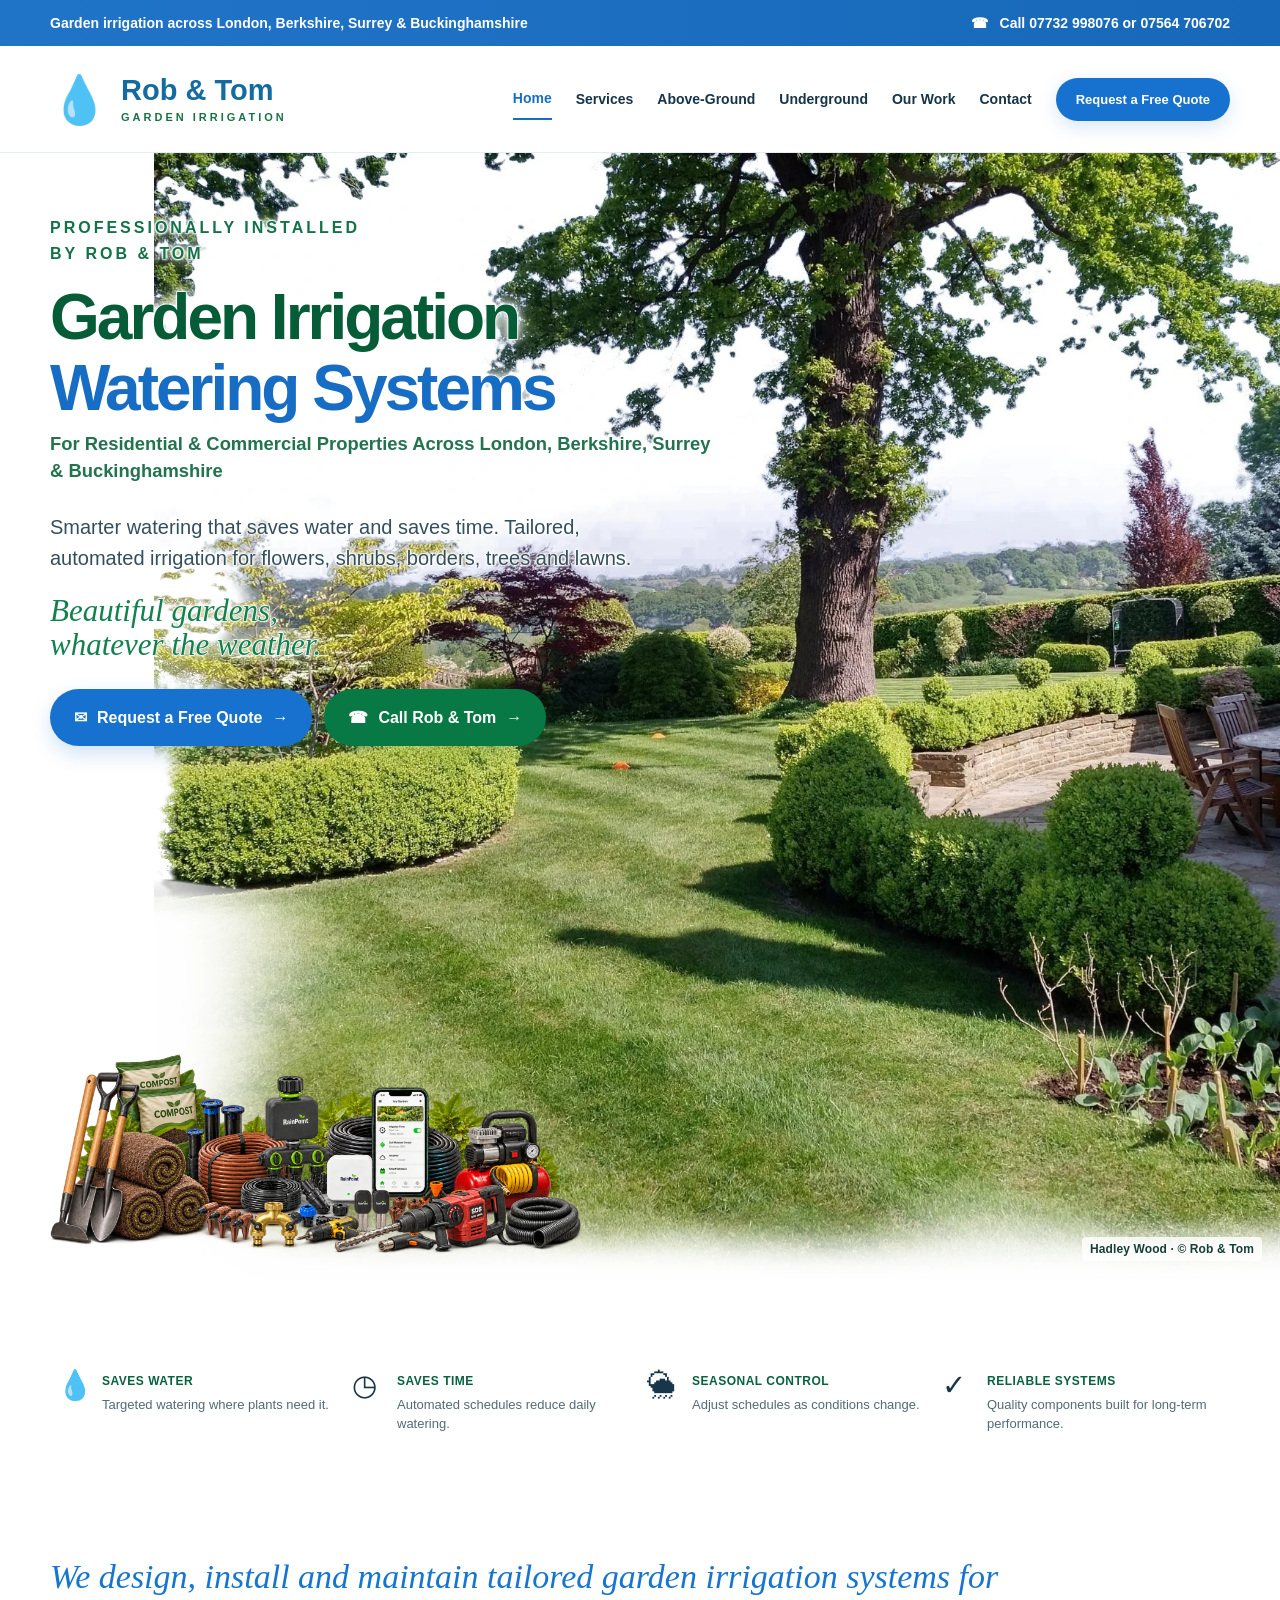
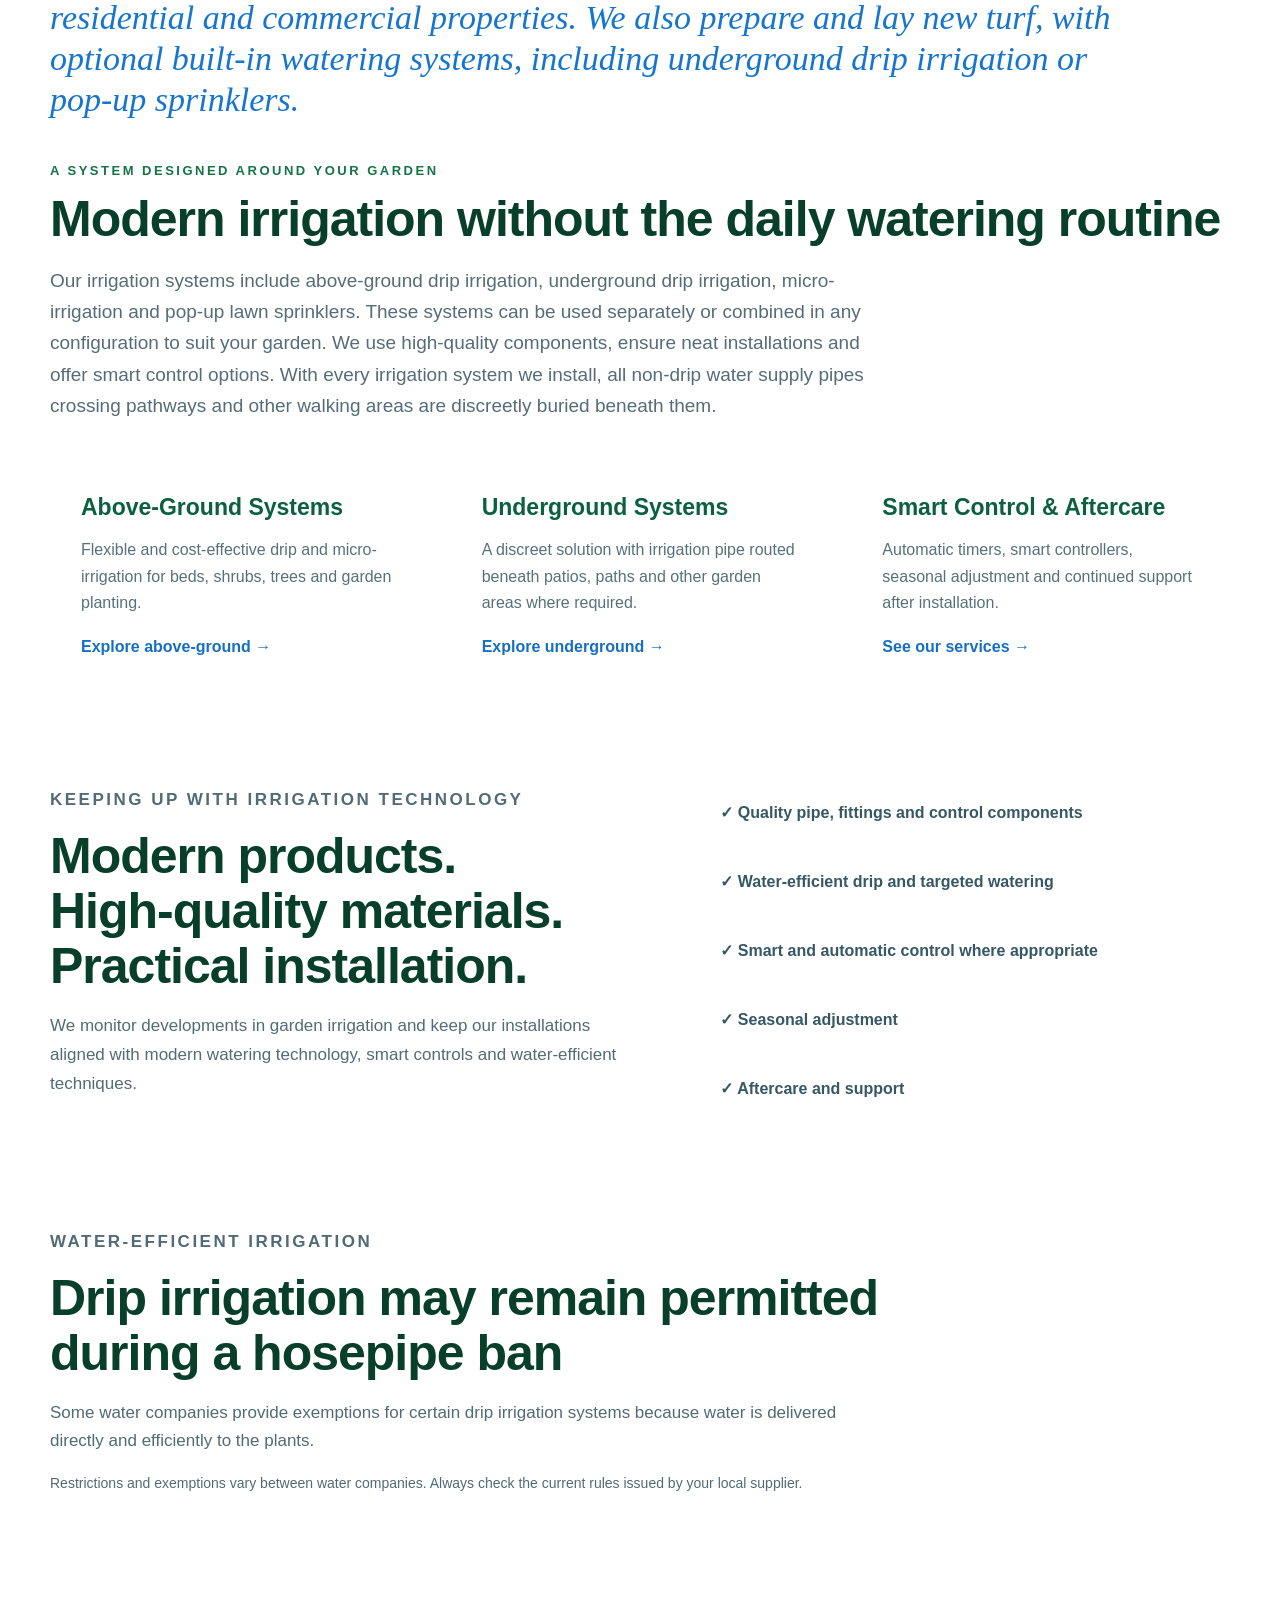
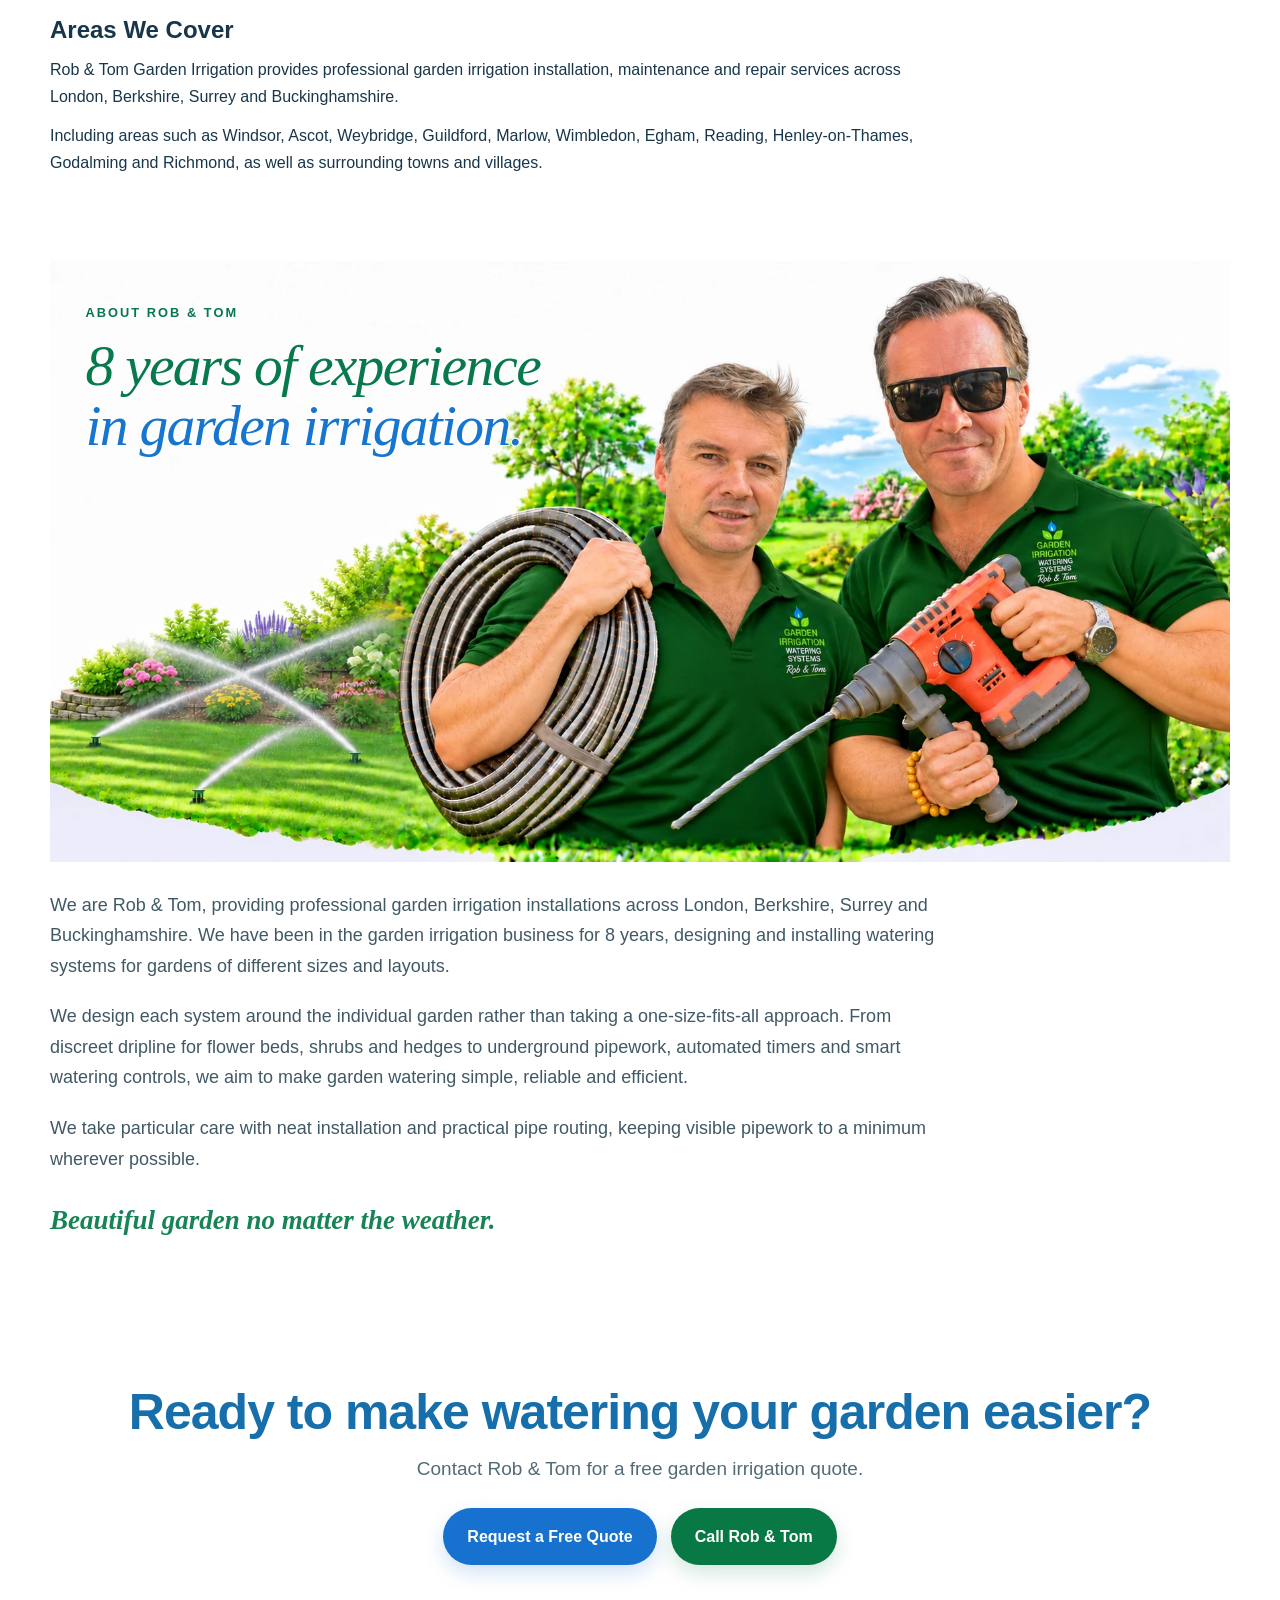
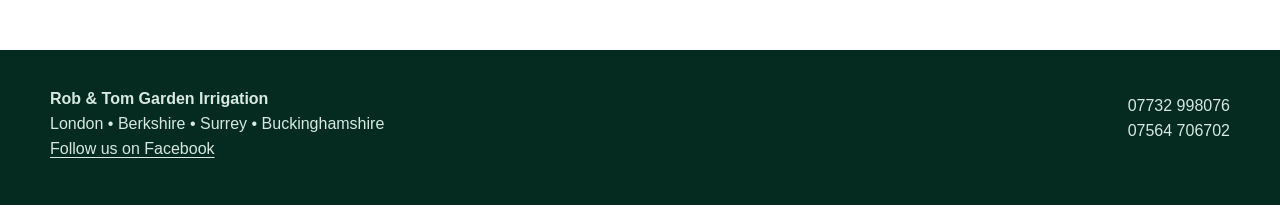
<file: index.html>
<!doctype html>
<html lang="en">

<head>
  <meta charset="utf-8">

  <meta name="viewport"
        content="width=device-width, initial-scale=1">

  <title>
    Rob & Tom Garden Irrigation | London, Berkshire, Surrey & Buckinghamshire
  </title>

  <meta name="description"
        content="Professional garden irrigation systems installed by Rob & Tom across London, Berkshire, Surrey and Buckinghamshire.">

  <link rel="stylesheet" href="styles.css?v=2">
<style>
/* Homepage additions. */
.hero-service-area{color:#22734e;font-size:clamp(.95rem,1.65vw,1.15rem);line-height:1.5;font-weight:650;max-width:690px;margin:10px 0 20px;}
.what-we-do{margin:28px 0 35px;padding:24px 28px;border-radius:16px;background:#f1f8f5;}
.what-we-do h2{font-size:clamp(1.45rem,2.5vw,1.9rem);margin:0 0 10px;}
.what-we-do p{line-height:1.7;margin:0;max-width:850px;}
.areas-we-cover{padding:45px 0;background:#f2f8f6;}
.areas-we-cover h2{margin:0 0 12px;}
.areas-we-cover p{max-width:900px;line-height:1.7;margin:0;}
@media(max-width:700px){.hero-service-area{font-size:.96rem}.what-we-do{padding:20px}.areas-we-cover{padding:32px 0}}

/* Team illustration: match the Services and Underground heading treatment. */
.about-home .about-home-inner { max-width:1180px; }
.about-home-art { position:relative; margin-bottom:28px; }
.about-home-art > img { width:100%; height:auto; display:block; }
.about-home-art .about-home-heading { position:absolute; z-index:1; top:7%; left:3%; width:57%; margin:0; }
.about-home-art .eyebrow { display:block; font-size:clamp(.65rem,1vw,.85rem); letter-spacing:.16em; margin-bottom:12px; }
.about-home-art h2 { font-family:Georgia,'Times New Roman',serif; font-style:italic; font-weight:500; font-size:clamp(30px,4.5vw,60px); line-height:1.05; letter-spacing:-.03em; }
.about-home-art h2 span { display:block; -webkit-text-stroke:2px #fff; paint-order:stroke fill; text-shadow:0 0 3px #fff,0 0 10px #fff,0 0 20px rgba(255,255,255,.98); }
.about-home-art h2 span:nth-child(odd) { color:#08794c; }
.about-home-art h2 span:nth-child(even) { color:#1675cf; }
.about-home-art .eyebrow { text-shadow:0 0 4px #fff,0 0 10px #fff; }
@media(max-width:700px) {
  .about-home-art { margin-inline:-8px; margin-bottom:22px; }
  .about-home-art .about-home-heading { top:6%; left:3%; width:65%; }
  .about-home-art .eyebrow { font-size:clamp(.5rem,1.8vw,.7rem); letter-spacing:.12em; margin-bottom:6px; }
  .about-home-art h2 { font-size:clamp(22px,5.7vw,40px); line-height:1.03; }
  .about-home-art h2 span { -webkit-text-stroke:2px #fff; text-shadow:0 0 3px #fff,0 0 8px #fff,0 0 14px #fff; }
}
</style>
<link rel="stylesheet" href="section-cleanup.css?v=20261116">
<link rel="stylesheet" href="homepage-tree-hero.css?v=20261123-hero-layout">
</head>


<body>


<!-- TOP CONTACT BAR -->

<div class="topbar">
  <div class="wrap topbar-inner">

    <span>
      Garden irrigation across London, Berkshire, Surrey &amp; Buckinghamshire
    </span>

    <span>
      ☎ &nbsp; Call 07732 998076 or 07564 706702
    </span>

  </div>
</div>



<!-- HEADER / NAVIGATION -->

<header class="site-header">

  <div class="wrap nav">

    <a class="brand" href="index.html">

      <span class="brand-drop">💧</span>

      <span class="brand-text">
        <strong>Rob &amp; Tom</strong>
        <small>GARDEN IRRIGATION</small>
      </span>

    </a>


    <nav class="main-nav">

      <button class="menu-btn"
              aria-label="Open menu"
              aria-expanded="false">
        ☰
      </button>


      <ul class="nav-links">

        <li>
          <a class="active" href="index.html">
            Home
          </a>
        </li>

        <li>
          <a href="services.html">
            Services
          </a>
        </li>

        <li>
          <a href="above-ground.html">
            Above-Ground
          </a>
        </li>

        <li>
          <a href="underground.html">
            Underground
          </a>
        </li>

        <li>
          <a href="our-work.html">
  Our Work
</a>
        </li>

        <li>
          <a href="contact.html">
            Contact
          </a>
        </li>

      </ul>

    </nav>


    <a class="btn header-quote"
       href="contact.html">
      Request a Free Quote
    </a>

  </div>

</header>



<main>


<!-- NEW HOMEPAGE HERO -->

<section class="hero">


  

  <div class="wrap hero-layout">


    <!-- HERO TEXT -->

    <div class="hero-content">

      <p class="eyebrow">
        PROFESSIONALLY INSTALLED<br>
        BY ROB &amp; TOM
      </p>


      <h1>
        <span class="hero-green">
          Garden Irrigation
        </span>

        <span class="hero-blue">
          Watering Systems
        </span>
      </h1>


      <p class="hero-service-area">For Residential &amp; Commercial Properties Across London, Berkshire, Surrey &amp; Buckinghamshire</p>

      <p class="hero-description">
        Smarter watering that saves water and saves time.
        Tailored, automated irrigation for flowers, shrubs,
        borders, trees and lawns.
      </p>


      <p class="hero-script">
        Beautiful gardens,<br class="mobile-break">
        whatever the weather.
      </p>


      <div class="hero-actions">

        <a class="btn btn-primary"
           href="contact.html">

          <span>✉</span>
          Request a Free Quote
          <span>→</span>

        </a>


        <a class="btn btn-call"
           href="tel:+447732998076">

          <span>☎</span>
          Call Rob &amp; Tom
          <span>→</span>

        </a>

      </div>

    </div>






  </div>



  <div class="hero-garden" role="img" aria-label="Garden photograph in Hadley Wood, credited to Rob and Tom"><span class="hero-photo-credit" aria-hidden="true">Hadley Wood &middot; &copy; Rob &amp; Tom</span></div>

  <div class="hero-equipment" aria-hidden="true">
    <img src="images/homepage-equipment-turf-tools-v1.webp" width="1800" height="720" alt="" decoding="async">
  </div>

  <!-- BENEFITS -->

  <div class="wrap benefits-panel">


    <div class="benefit">

      <div class="benefit-icon">
        💧
      </div>

      <div>
        <strong>SAVES WATER</strong>
        <p>
          Targeted watering where plants need it.
        </p>
      </div>

    </div>



    <div class="benefit">

      <div class="benefit-icon">
        ◷
      </div>

      <div>
        <strong>SAVES TIME</strong>
        <p>
          Automated schedules reduce daily watering.
        </p>
      </div>

    </div>



    <div class="benefit">

      <div class="benefit-icon">
        🌦
      </div>

      <div>
        <strong>SEASONAL CONTROL</strong>
        <p>
          Adjust schedules as conditions change.
        </p>
      </div>

    </div>



    <div class="benefit">

      <div class="benefit-icon">
        ✓
      </div>

      <div>
        <strong>RELIABLE SYSTEMS</strong>
        <p>
          Quality components built for long-term performance.
        </p>
      </div>

    </div>


  </div>

</section>



<!-- INTRODUCTION -->

<section class="intro-section">

  <div class="wrap">
    <p class="intro-statement">We design, install and maintain tailored garden irrigation systems for residential and commercial properties. We also prepare and lay new turf, with optional built-in watering systems, including underground drip irrigation or pop-up sprinklers.</p>

    <p class="section-label">
      A SYSTEM DESIGNED AROUND YOUR GARDEN
    </p>

    <h2>
      Modern irrigation without the daily watering routine
    </h2>

    <p class="section-lead">Our irrigation systems include above-ground drip irrigation, underground drip irrigation, micro-irrigation and pop-up lawn sprinklers. These systems can be used separately or combined in any configuration to suit your garden. We use high-quality components, ensure neat installations and offer smart control options. With every irrigation system we install, all non-drip water supply pipes crossing pathways and other walking areas are discreetly buried beneath them.</p>

    <div class="service-cards">


      <article class="service-card">

        <h3>
          Above-Ground Systems
        </h3>

        <p>
          Flexible and cost-effective drip and
          micro-irrigation for beds, shrubs, trees
          and garden planting.
        </p>

        <a href="above-ground.html">
          Explore above-ground →
        </a>

      </article>



      <article class="service-card">

        <h3>
          Underground Systems
        </h3>

        <p>
          A discreet solution with irrigation pipe
          routed beneath patios, paths and other
          garden areas where required.
        </p>

        <a href="underground.html">
          Explore underground →
        </a>

      </article>



      <article class="service-card">

        <h3>
          Smart Control &amp; Aftercare
        </h3>

        <p>
          Automatic timers, smart controllers,
          seasonal adjustment and continued support
          after installation.
        </p>

        <a href="services.html">
          See our services →
        </a>

      </article>

    </div>

  </div>

</section>



<!-- TECHNOLOGY SECTION -->

<section class="technology-section">

  <div class="wrap technology-grid">


    <div>

      <p class="section-label">
        KEEPING UP WITH IRRIGATION TECHNOLOGY
      </p>

      <h2>
        Modern products.<br>
        High-quality materials.<br>
        Practical installation.
      </h2>

      <p>
        We monitor developments in garden irrigation
        and keep our installations aligned with modern
        watering technology, smart controls and
        water-efficient techniques.
      </p>

    </div>



    <ul class="feature-list">

      <li>
        ✓ Quality pipe, fittings and control components
      </li>

      <li>
        ✓ Water-efficient drip and targeted watering
      </li>

      <li>
        ✓ Smart and automatic control where appropriate
      </li>

      <li>
        ✓ Seasonal adjustment
      </li>

      <li>
        ✓ Aftercare and support
      </li>

    </ul>


  </div>

</section>



<!-- HOSEPIPE BAN -->

<section class="hosepipe-section">

  <div class="wrap hosepipe-box">

    <div>

      <p class="section-label">
        WATER-EFFICIENT IRRIGATION
      </p>

      <h2>
        Drip irrigation may remain permitted during
        a hosepipe ban
      </h2>

      <p>
        Some water companies provide exemptions for
        certain drip irrigation systems because water
        is delivered directly and efficiently to the
        plants.
      </p>

      <p class="small-note">
        Restrictions and exemptions vary between water
        companies. Always check the current rules issued
        by your local supplier.
      </p>

    </div>

  </div>

</section>

<section class="areas-we-cover" aria-labelledby="areas-title">
  <div class="wrap">
    <h2 id="areas-title">Areas We Cover</h2>
    <p>Rob &amp; Tom Garden Irrigation provides professional garden irrigation installation, maintenance and repair services across London, Berkshire, Surrey and Buckinghamshire.</p>
    <p>Including areas such as Windsor, Ascot, Weybridge, Guildford, Marlow, Wimbledon, Egham, Reading, Henley-on-Thames, Godalming and Richmond, as well as surrounding towns and villages.</p>
  </div>
</section>

<!-- ABOUT ROB & TOM -->

<section class="about-home">
  <div class="wrap about-home-inner">

    <div class="about-home-art">
      <img src="images/rob-tom-about.webp" width="1758" height="894"
           alt="Illustration of Rob and Tom with garden irrigation pipe and tools"
           loading="lazy" decoding="async">
      <div class="about-home-heading">
        <span class="eyebrow">ABOUT ROB &amp; TOM</span>
        <h2><span>8 years of experience</span> <span>in garden irrigation.</span></h2>
      </div>
    </div>

    <div class="about-home-text">
      <p>
        We are Rob &amp; Tom, providing professional garden irrigation
        installations across London, Berkshire, Surrey and Buckinghamshire. We have been
        in the garden irrigation business for 8 years, designing and
        installing watering systems for gardens of different sizes
        and layouts.
      </p>

      <p>
        We design each system around the individual garden rather than
        taking a one-size-fits-all approach. From discreet dripline for
        flower beds, shrubs and hedges to underground pipework,
        automated timers and smart watering controls, we aim to make
        garden watering simple, reliable and efficient.
      </p>

      <p>
        We take particular care with neat installation and practical
        pipe routing, keeping visible pipework to a minimum wherever
        possible.
      </p>

      <strong class="about-home-tagline">
        Beautiful garden no matter the weather.
      </strong>
    </div>

  </div>
</section>



<!-- FINAL CTA -->

<section class="final-cta">

  <div class="wrap">

    <h2>
      Ready to make watering your garden easier?
    </h2>

    <p>
      Contact Rob &amp; Tom for a free garden irrigation quote.
    </p>


    <div class="final-actions">

      <a class="btn btn-primary"
         href="contact.html">
        Request a Free Quote
      </a>

      <a class="btn btn-call"
         href="tel:+447732998076">
        Call Rob &amp; Tom
      </a>

    </div>

  </div>

</section>


</main>



<!-- FOOTER -->

<footer>

  <div class="wrap footer-inner">

    <div>
      <strong>
        Rob &amp; Tom Garden Irrigation
      </strong>

      <p>
        London • Berkshire • Surrey • Buckinghamshire
      </p>
<p><a class="footer-social-link" href="https://www.facebook.com/profile.php?id=61596639961251" target="_blank" rel="noopener noreferrer">Follow us on Facebook</a></p>
    </div>


    <div>
      <p>
        07732 998076
      </p>

      <p>
        07564 706702
      </p>
    </div>

  </div>

</footer>



<!-- MOBILE MENU -->

<script>

  const menuButton =
    document.querySelector(".menu-btn");

  const navLinks =
    document.querySelector(".nav-links");


  if (menuButton && navLinks) {

    menuButton.addEventListener("click", function () {

      navLinks.classList.toggle("open");

      const expanded =
        menuButton.getAttribute("aria-expanded") === "true";

      menuButton.setAttribute(
        "aria-expanded",
        String(!expanded)
      );

    });

  }

</script>


</body>
  </html>
</file>
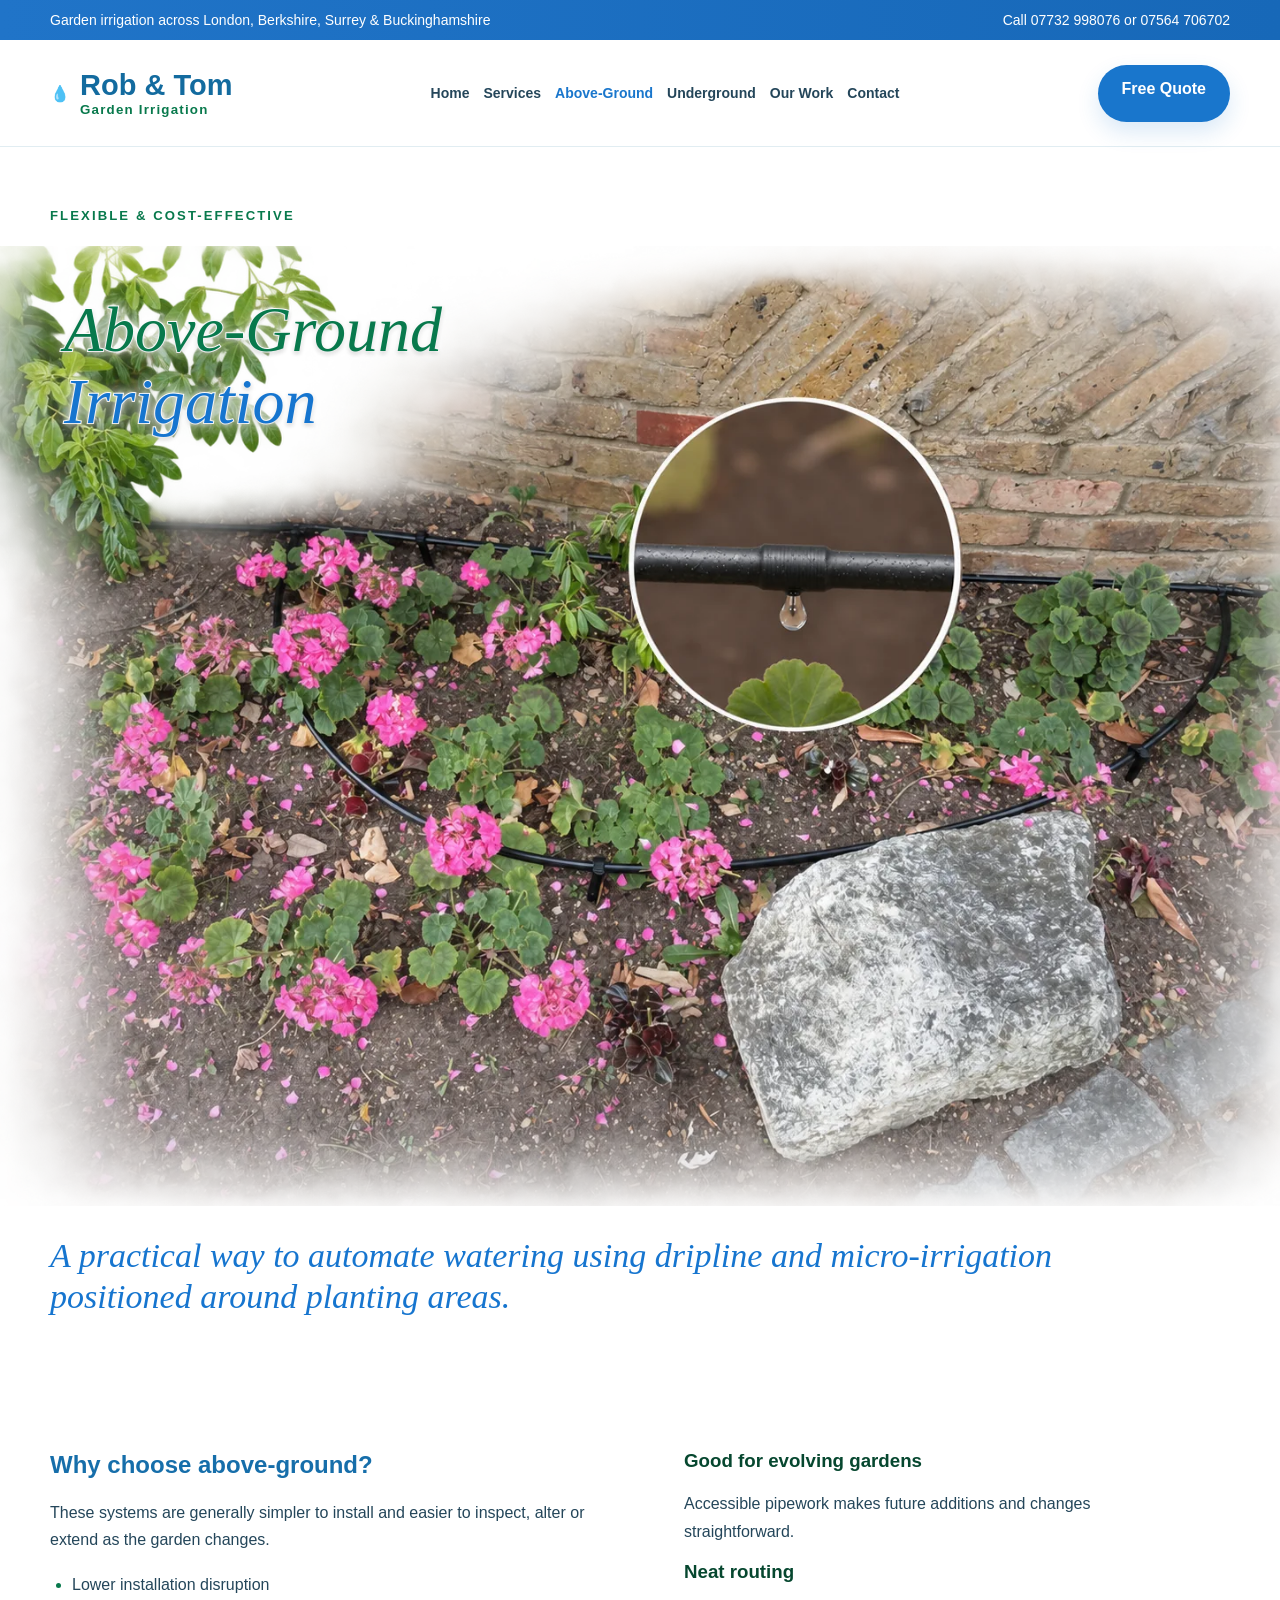
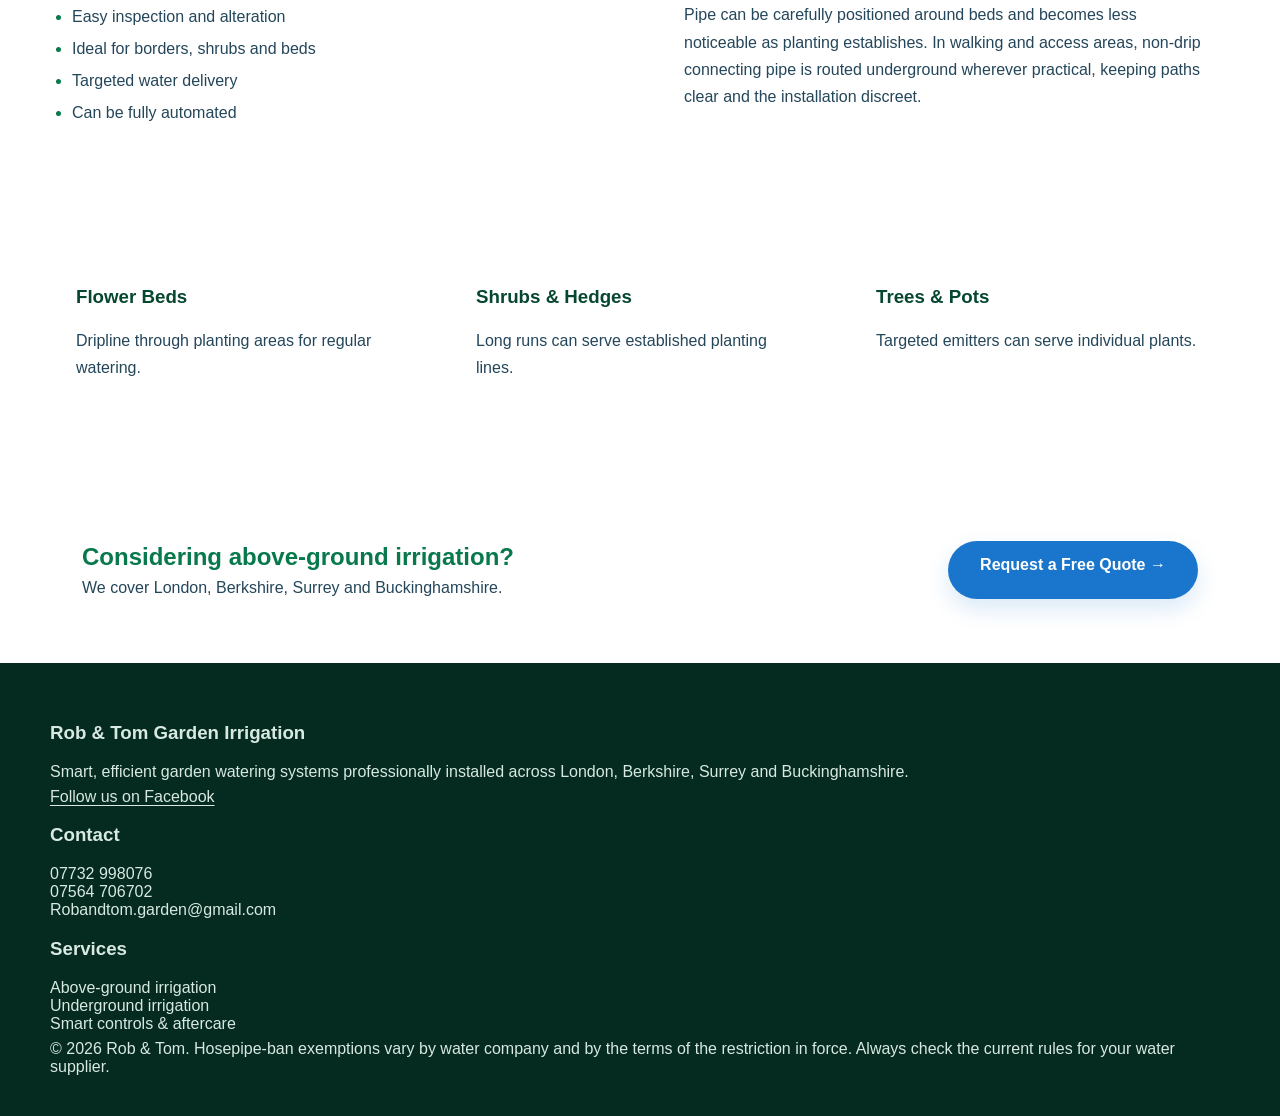
<file: above-ground.html>
<!doctype html><html lang="en"><head><meta charset="utf-8"><meta name="viewport" content="width=device-width,initial-scale=1"><title>Above-Ground Garden Irrigation | Rob & Tom</title><meta name="description" content="Above-ground drip irrigation systems in London, Berkshire, Surrey and Buckinghamshire."><link rel="stylesheet" href="styles.css"><link rel="stylesheet" href="subpage-theme.css"><link rel="stylesheet" href="section-cleanup.css?v=20261116">
</head><body><div class="topbar"><div class="wrap"><span>Garden irrigation across London, Berkshire, Surrey &amp; Buckinghamshire</span><span>Call 07732 998076 or 07564 706702</span></div></div><header><div class="wrap nav"><a class="brand" href="index.html"><span class="mark">💧</span><span><b>Rob &amp; Tom</b><small>Garden Irrigation</small></span></a><nav><button class="menu-btn" aria-label="Open menu">☰</button><ul><li><a href="index.html" class="">Home</a></li><li><a href="services.html" class="">Services</a></li><li><a href="above-ground.html" class="active">Above-Ground</a></li><li><a href="underground.html" class="">Underground</a></li><li><a href="our-work.html" class="">Our Work</a></li><li><a href="contact.html" class="">Contact</a></li></ul></nav><a class="btn btn-primary" href="contact.html">Free Quote</a></div></header><main><section class="page-hero above-ground-page-hero"><div class="wrap"><div class="eyebrow">Flexible &amp; cost-effective</div></div><div class="above-ground-illustration above-ground-hero-art"><div class="above-ground-hero-title"><h1><span>Above-Ground</span><span>Irrigation</span></h1></div><img src="images/above-ground-drip-system.webp" alt="" width="1672" height="941" loading="lazy" decoding="async"></div><div class="wrap above-ground-page-copy"><p class="lead">A practical way to automate watering using dripline and micro-irrigation positioned around planting areas.</p></div></section><section><div class="wrap split"><div><h2>Why choose above-ground?</h2><p>These systems are generally simpler to install and easier to inspect, alter or extend as the garden changes.</p><ul class="checks"><li>Lower installation disruption</li><li>Easy inspection and alteration</li><li>Ideal for borders, shrubs and beds</li><li>Targeted water delivery</li><li>Can be fully automated</li></ul></div><div class="card"><h3>Good for evolving gardens</h3><p>Accessible pipework makes future additions and changes straightforward.</p><h3>Neat routing</h3><p>Pipe can be carefully positioned around beds and becomes less noticeable as planting establishes. In walking and access areas, non-drip connecting pipe is routed underground wherever practical, keeping paths clear and the installation discreet.</p></div></div></section><section class="soft"><div class="wrap"><div class="cards"><div class="card"><h3>Flower Beds</h3><p>Dripline through planting areas for regular watering.</p></div><div class="card"><h3>Shrubs &amp; Hedges</h3><p>Long runs can serve established planting lines.</p></div><div class="card"><h3>Trees &amp; Pots</h3><p>Targeted emitters can serve individual plants.</p></div></div></div></section><section class="quote-panel">
  <div class="wrap quote-panel-inner">

    <div>
      <h2>Considering above-ground irrigation?</h2>
      <p>We cover London, Berkshire, Surrey and Buckinghamshire.</p>
    </div>

    <a class="btn btn-primary quote-button" href="contact.html">
      Request a Free Quote →
    </a>

  </div>
</section></main><footer><div class="wrap"><div class="footer-grid"><div><h3>Rob &amp; Tom Garden Irrigation</h3><p>Smart, efficient garden watering systems professionally installed across London, Berkshire, Surrey and Buckinghamshire.</p><p><a class="footer-social-link" href="https://www.facebook.com/profile.php?id=61596639961251" target="_blank" rel="noopener noreferrer">Follow us on Facebook</a></p></div><div><h3>Contact</h3><p><a href="tel:+447732998076">07732 998076</a><br><a href="tel:+447564706702">07564 706702</a><br><a href="mailto:robandtomwi@gmail.com">Robandtom.garden@gmail.com</a></p></div><div><h3>Services</h3><p><a href="above-ground.html">Above-ground irrigation</a><br><a href="underground.html">Underground irrigation</a><br><a href="services.html">Smart controls &amp; aftercare</a></p></div></div><div class="small">© 2026 Rob &amp; Tom. Hosepipe-ban exemptions vary by water company and by the terms of the restriction in force. Always check the current rules for your water supplier.</div></div></footer><script src="script.js"></script></body></html>
</file>
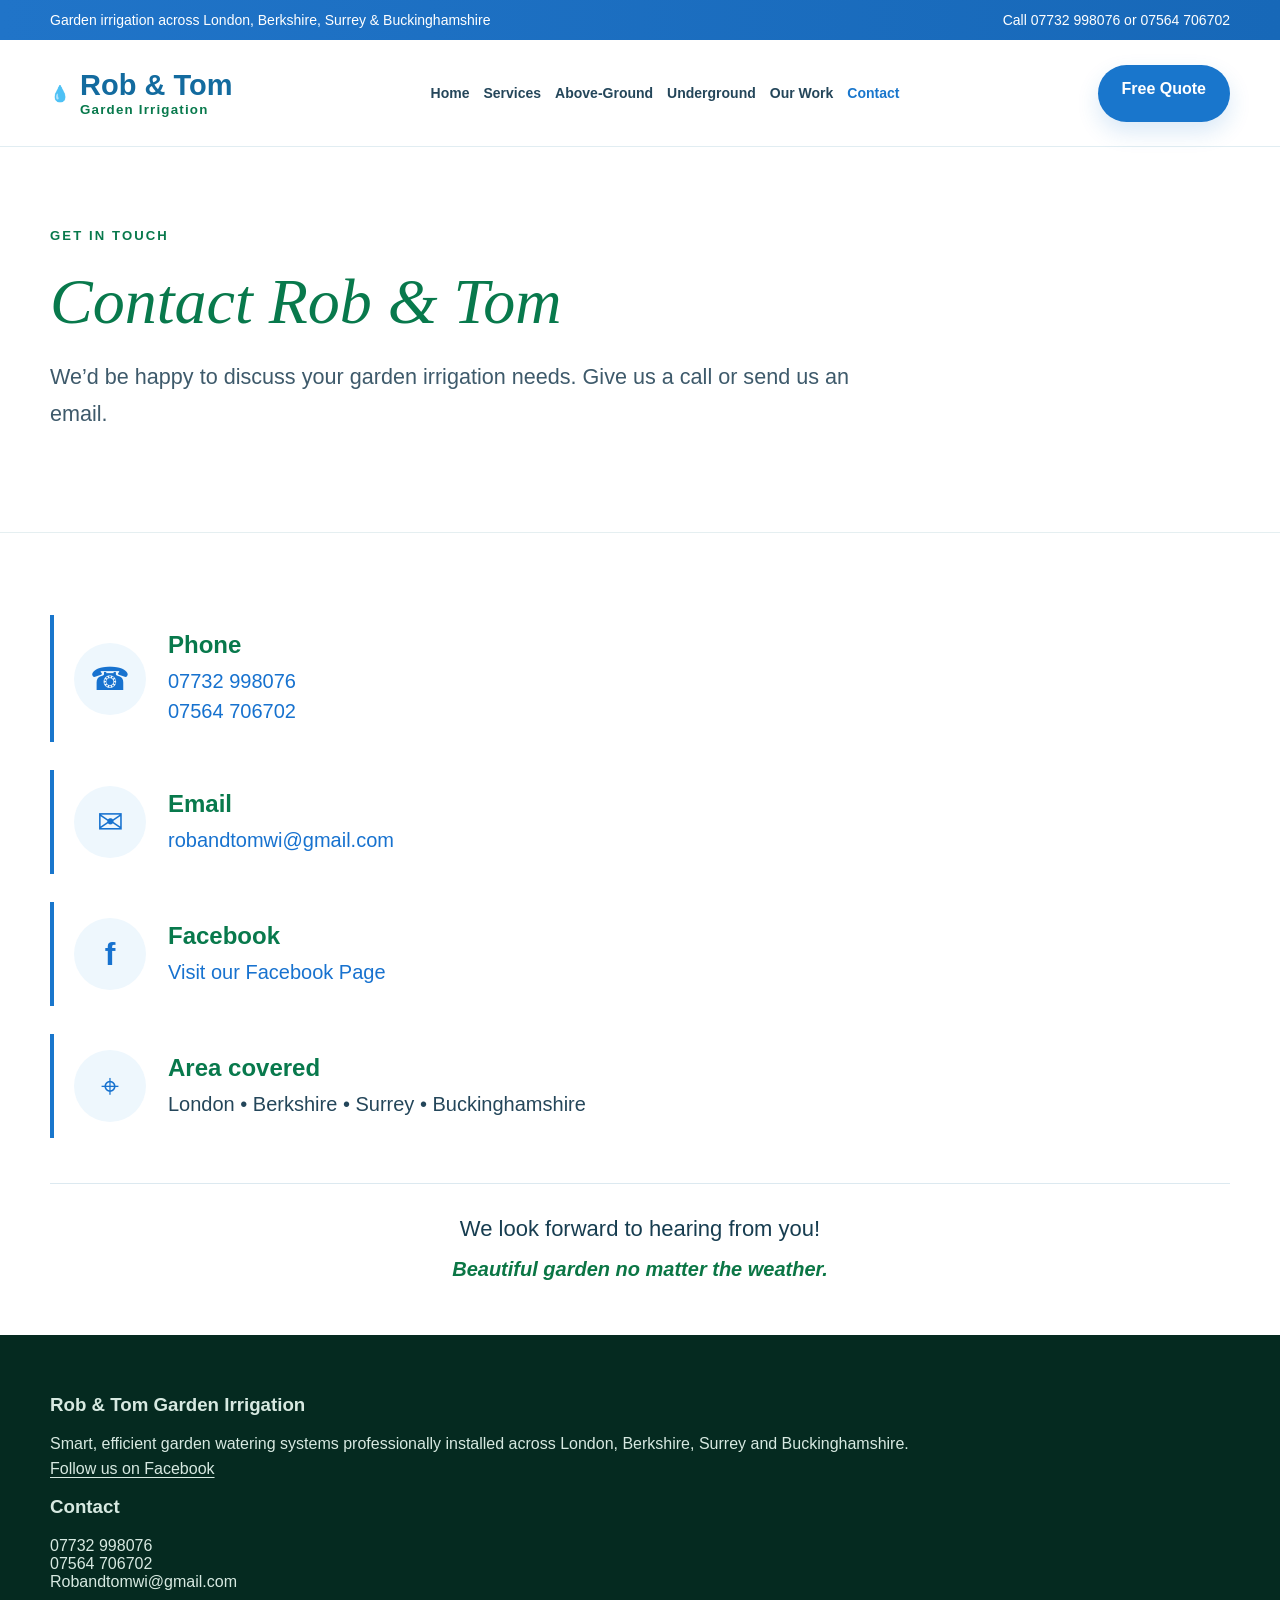
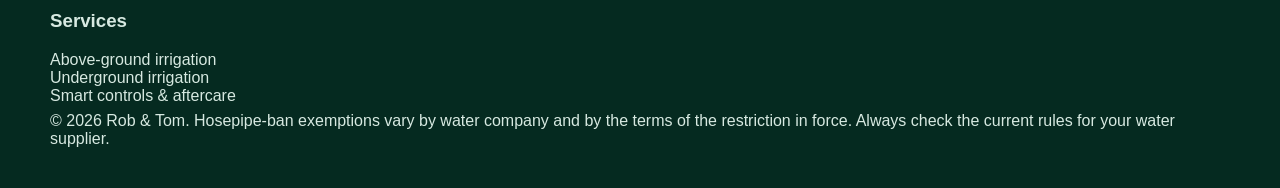
<file: contact.html>
<!doctype html><html lang="en"><head><meta charset="utf-8"><meta name="viewport" content="width=device-width,initial-scale=1"><title>Contact Rob & Tom Garden Irrigation</title><meta name="description" content="Request a free garden irrigation quote from Rob & Tom."><link rel="stylesheet" href="styles.css"><link rel="stylesheet" href="subpage-theme.css"><link rel="stylesheet" href="section-cleanup.css?v=20261116">
</head><body><div class="topbar"><div class="wrap"><span>Garden irrigation across London, Berkshire, Surrey &amp; Buckinghamshire</span><span>Call 07732 998076 or 07564 706702</span></div></div><header><div class="wrap nav"><a class="brand" href="index.html"><span class="mark">💧</span><span><b>Rob &amp; Tom</b><small>Garden Irrigation</small></span></a><nav><button class="menu-btn" aria-label="Open menu">☰</button><ul><li><a href="index.html" class="">Home</a></li><li><a href="services.html" class="">Services</a></li><li><a href="above-ground.html" class="">Above-Ground</a></li><li><a href="underground.html" class="">Underground</a></li><li><a href="our-work.html" class="">Our Work</a></li><li><a href="contact.html" class="active">Contact</a></li></ul></nav><a class="btn btn-primary" href="contact.html">Free Quote</a></div></header><main>

<section class="page-hero">
  <div class="wrap">
    <div class="eyebrow">Get in touch</div>
    <h1>Contact Rob &amp; Tom</h1>
    <p class="lead">
      We’d be happy to discuss your garden irrigation needs.
      Give us a call or send us an email.
    </p>
  </div>
</section>

<section class="contact-simple">
  <div class="wrap">

    <div class="contact-simple-item">
      <div class="contact-icon">☎</div>
      <div>
        <h2>Phone</h2>
        <p>
          <a href="tel:+447732998076">07732 998076</a><br>
          <a href="tel:+447564706702">07564 706702</a>
        </p>
      </div>
    </div>

    <div class="contact-simple-item">
      <div class="contact-icon">✉</div>
      <div>
        <h2>Email</h2>
        <p>
          <a href="mailto:robandtomwi@gmail.com">robandtomwi@gmail.com</a>
        </p>
      </div>
    </div>

    <div class="contact-simple-item">
      <div class="contact-icon" aria-hidden="true"><strong>f</strong></div>
      <div>
        <h2>Facebook</h2>
        <p>
          <a href="https://www.facebook.com/profile.php?id=61596639961251" target="_blank" rel="noopener noreferrer">Visit our Facebook Page</a>
        </p>
      </div>
    </div>

    <div class="contact-simple-item">
      <div class="contact-icon">⌖</div>
      <div>
        <h2>Area covered</h2>
        <p>London • Berkshire • Surrey • Buckinghamshire</p>
      </div>
    </div>

    <div class="contact-closing">
      <p>We look forward to hearing from you!</p>
      <strong>Beautiful garden no matter the weather.</strong>
    </div>

  </div>
</section>

</main><footer><div class="wrap"><div class="footer-grid"><div><h3>Rob &amp; Tom Garden Irrigation</h3><p>Smart, efficient garden watering systems professionally installed across London, Berkshire, Surrey and Buckinghamshire.</p><p><a class="footer-social-link" href="https://www.facebook.com/profile.php?id=61596639961251" target="_blank" rel="noopener noreferrer">Follow us on Facebook</a></p></div><div><h3>Contact</h3><p><a href="tel:+447732998076">07732 998076</a><br><a href="tel:+447564706702">07564 706702</a><br><a href="mailto:Robandtomwi@gmail.com">Robandtomwi@gmail.com</a></p></div><div><h3>Services</h3><p><a href="above-ground.html">Above-ground irrigation</a><br><a href="underground.html">Underground irrigation</a><br><a href="services.html">Smart controls &amp; aftercare</a></p></div></div><div class="small">© 2026 Rob &amp; Tom. Hosepipe-ban exemptions vary by water company and by the terms of the restriction in force. Always check the current rules for your water supplier.</div></div></footer><script src="script.js"></script></body></html>
</file>
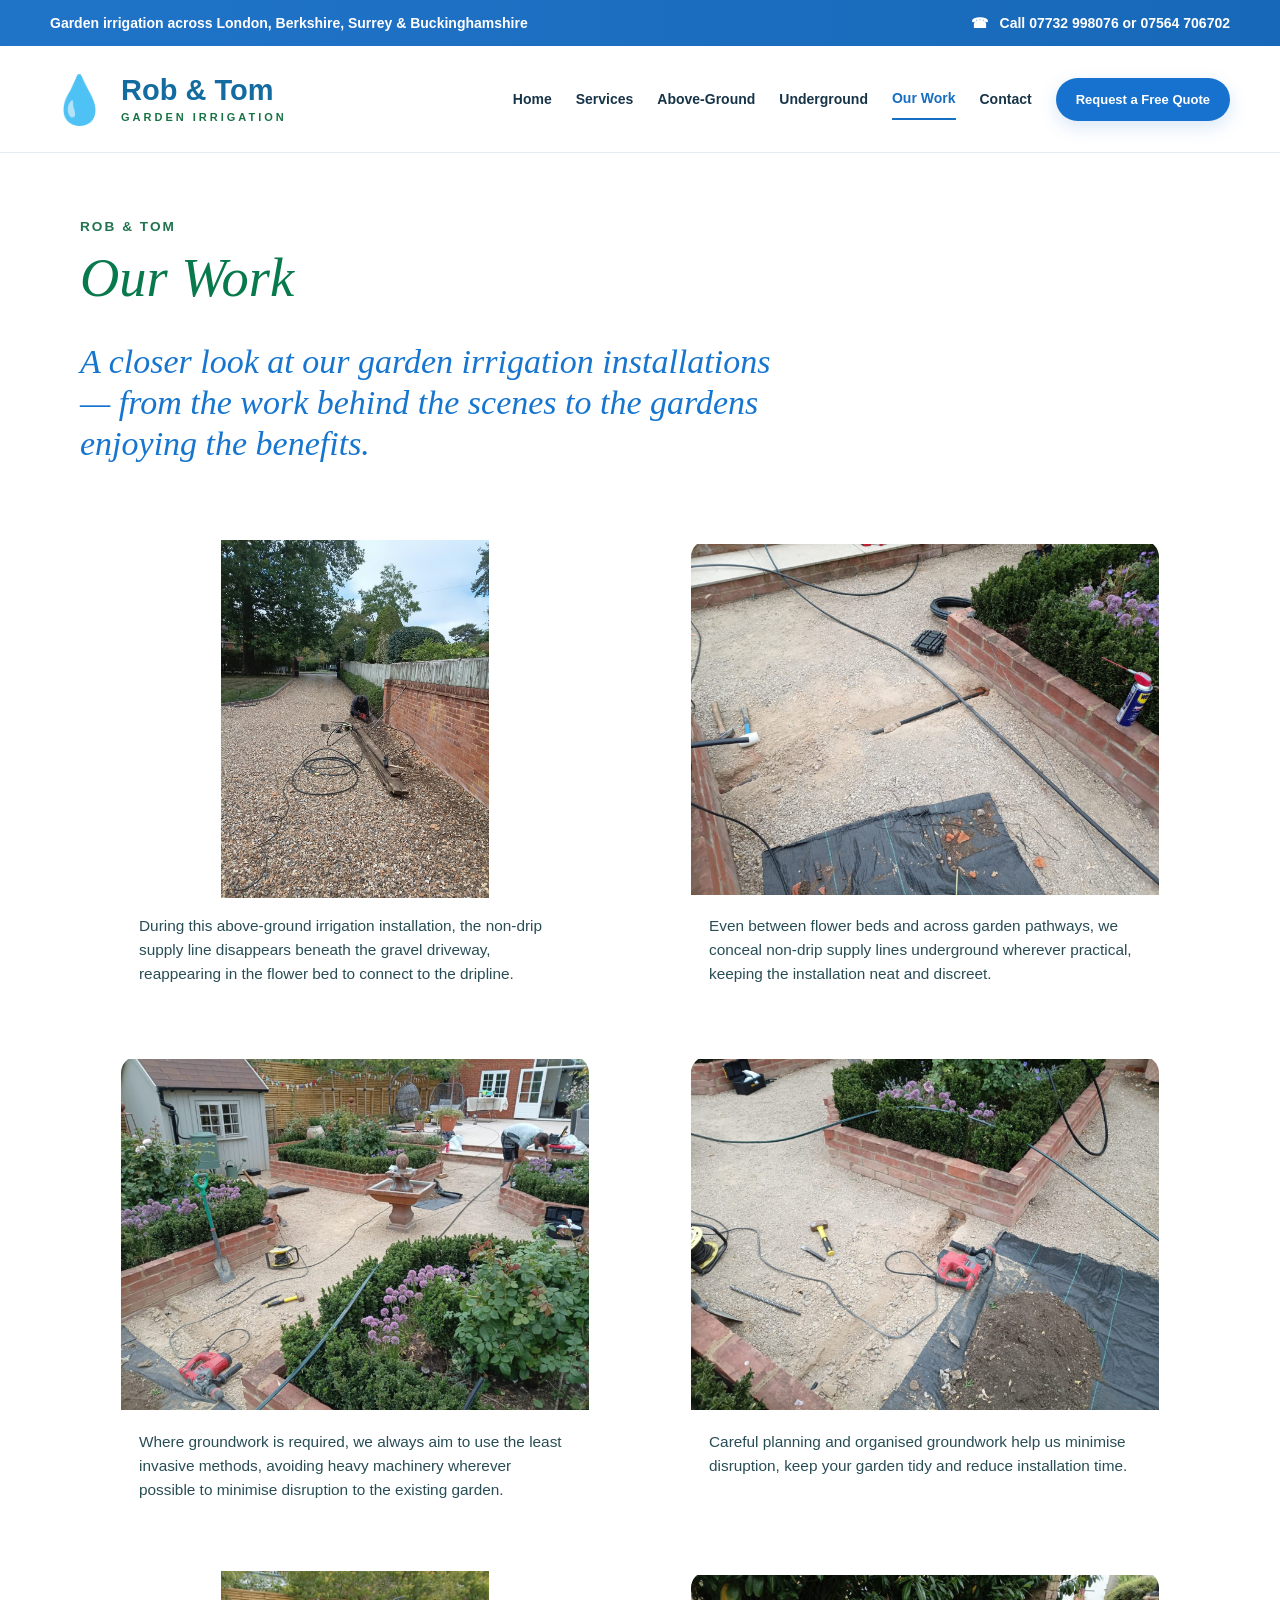
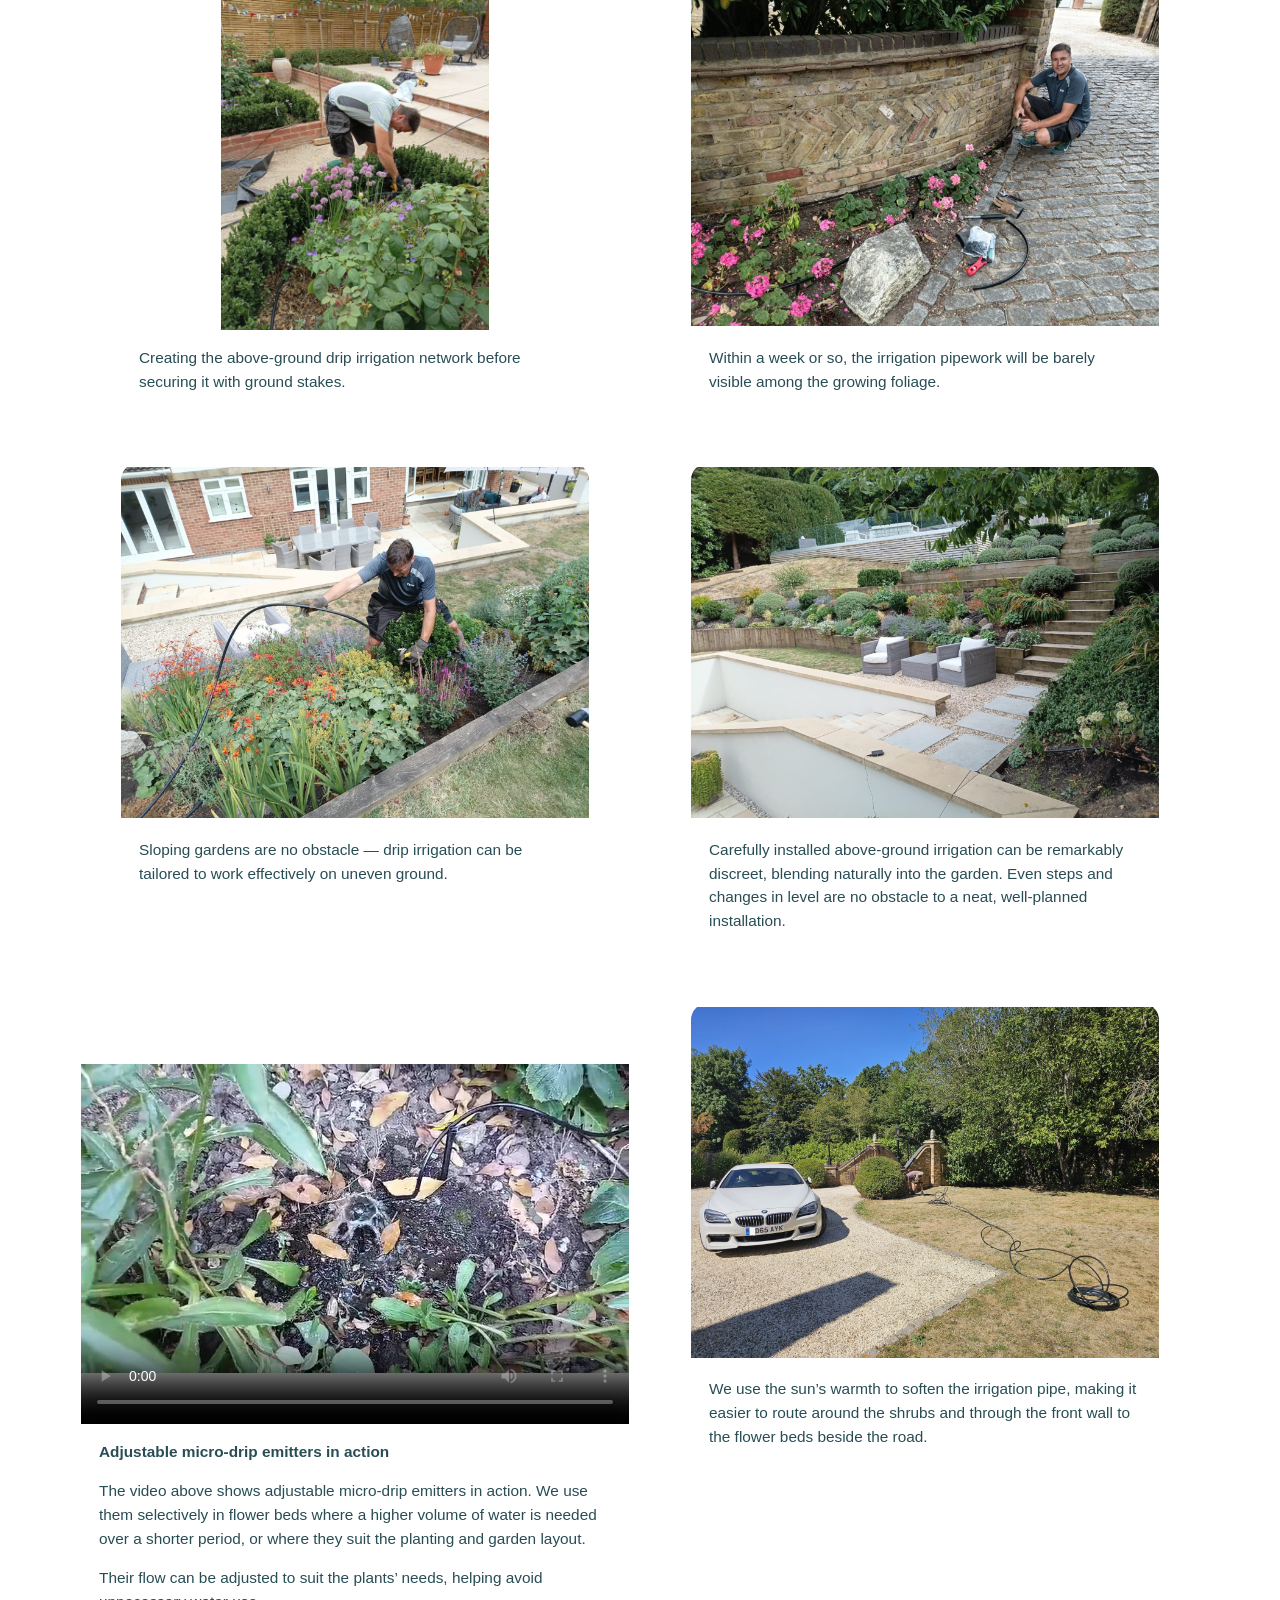
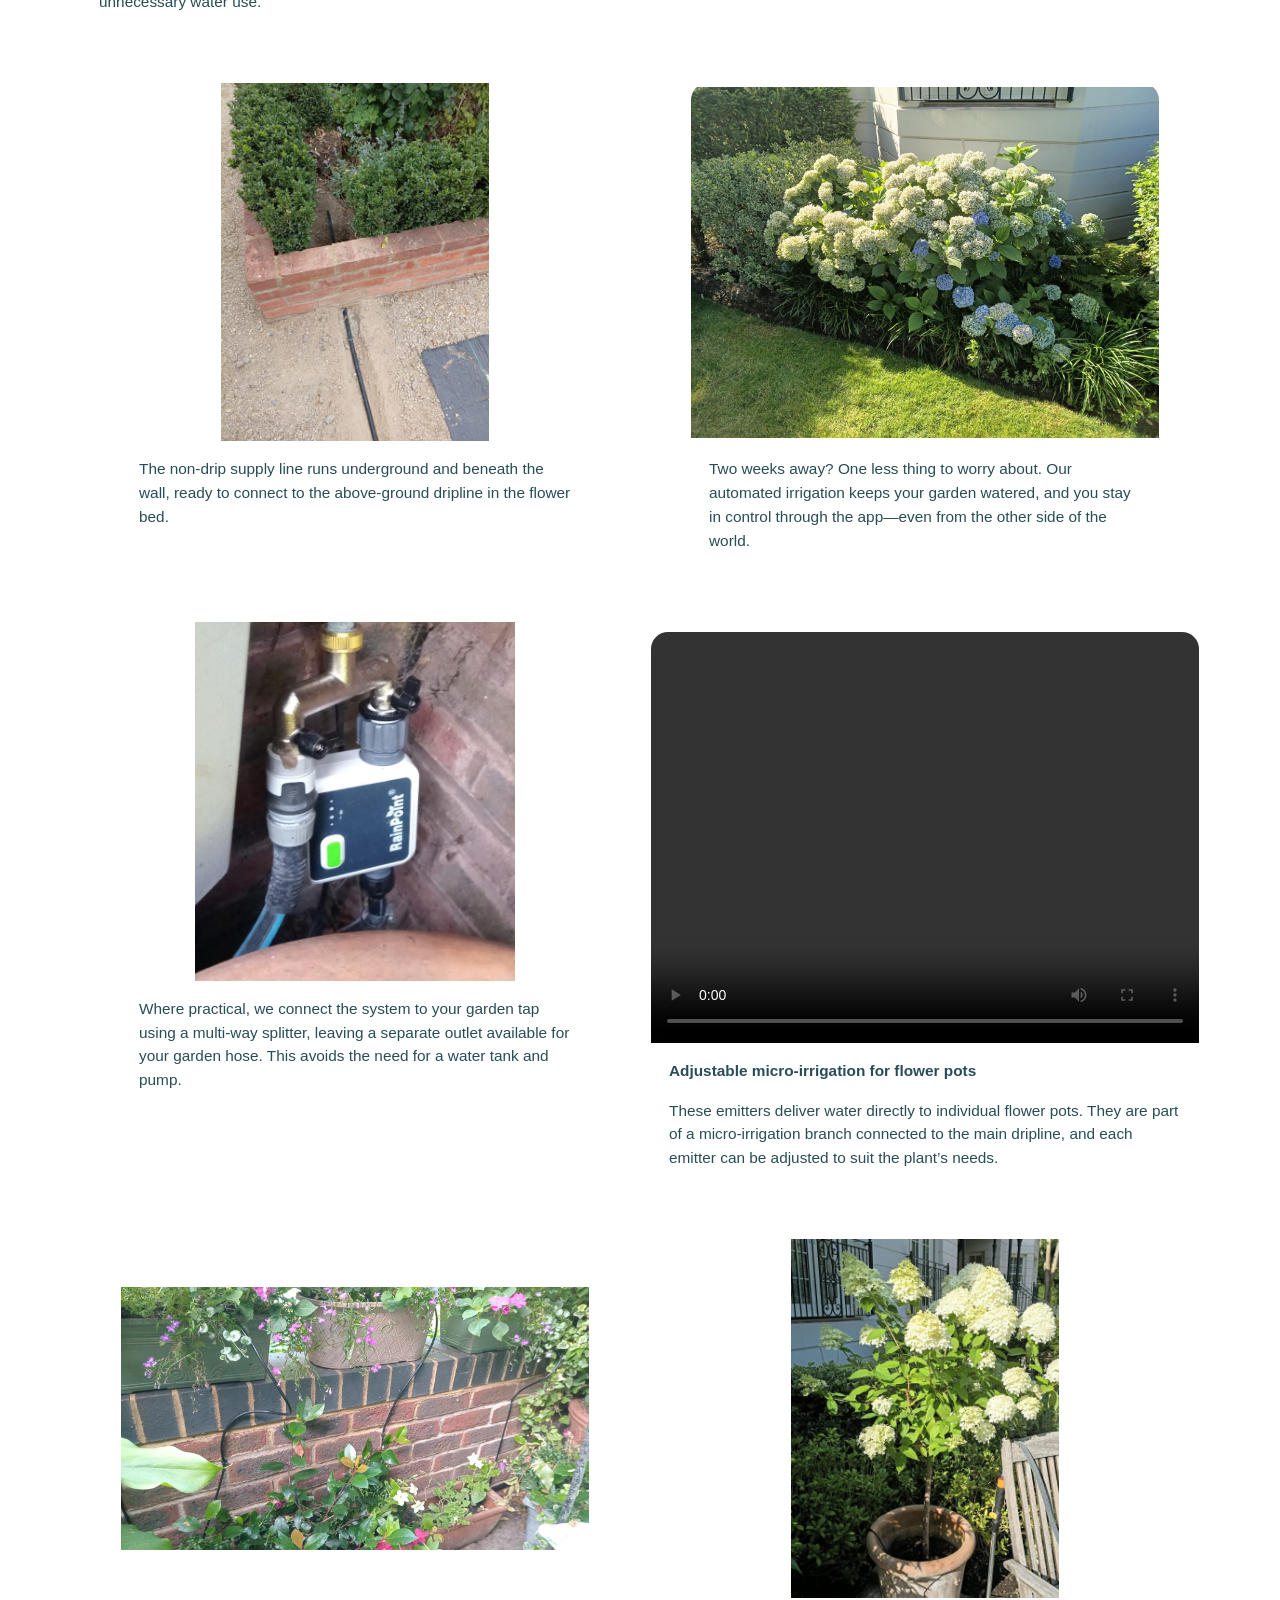
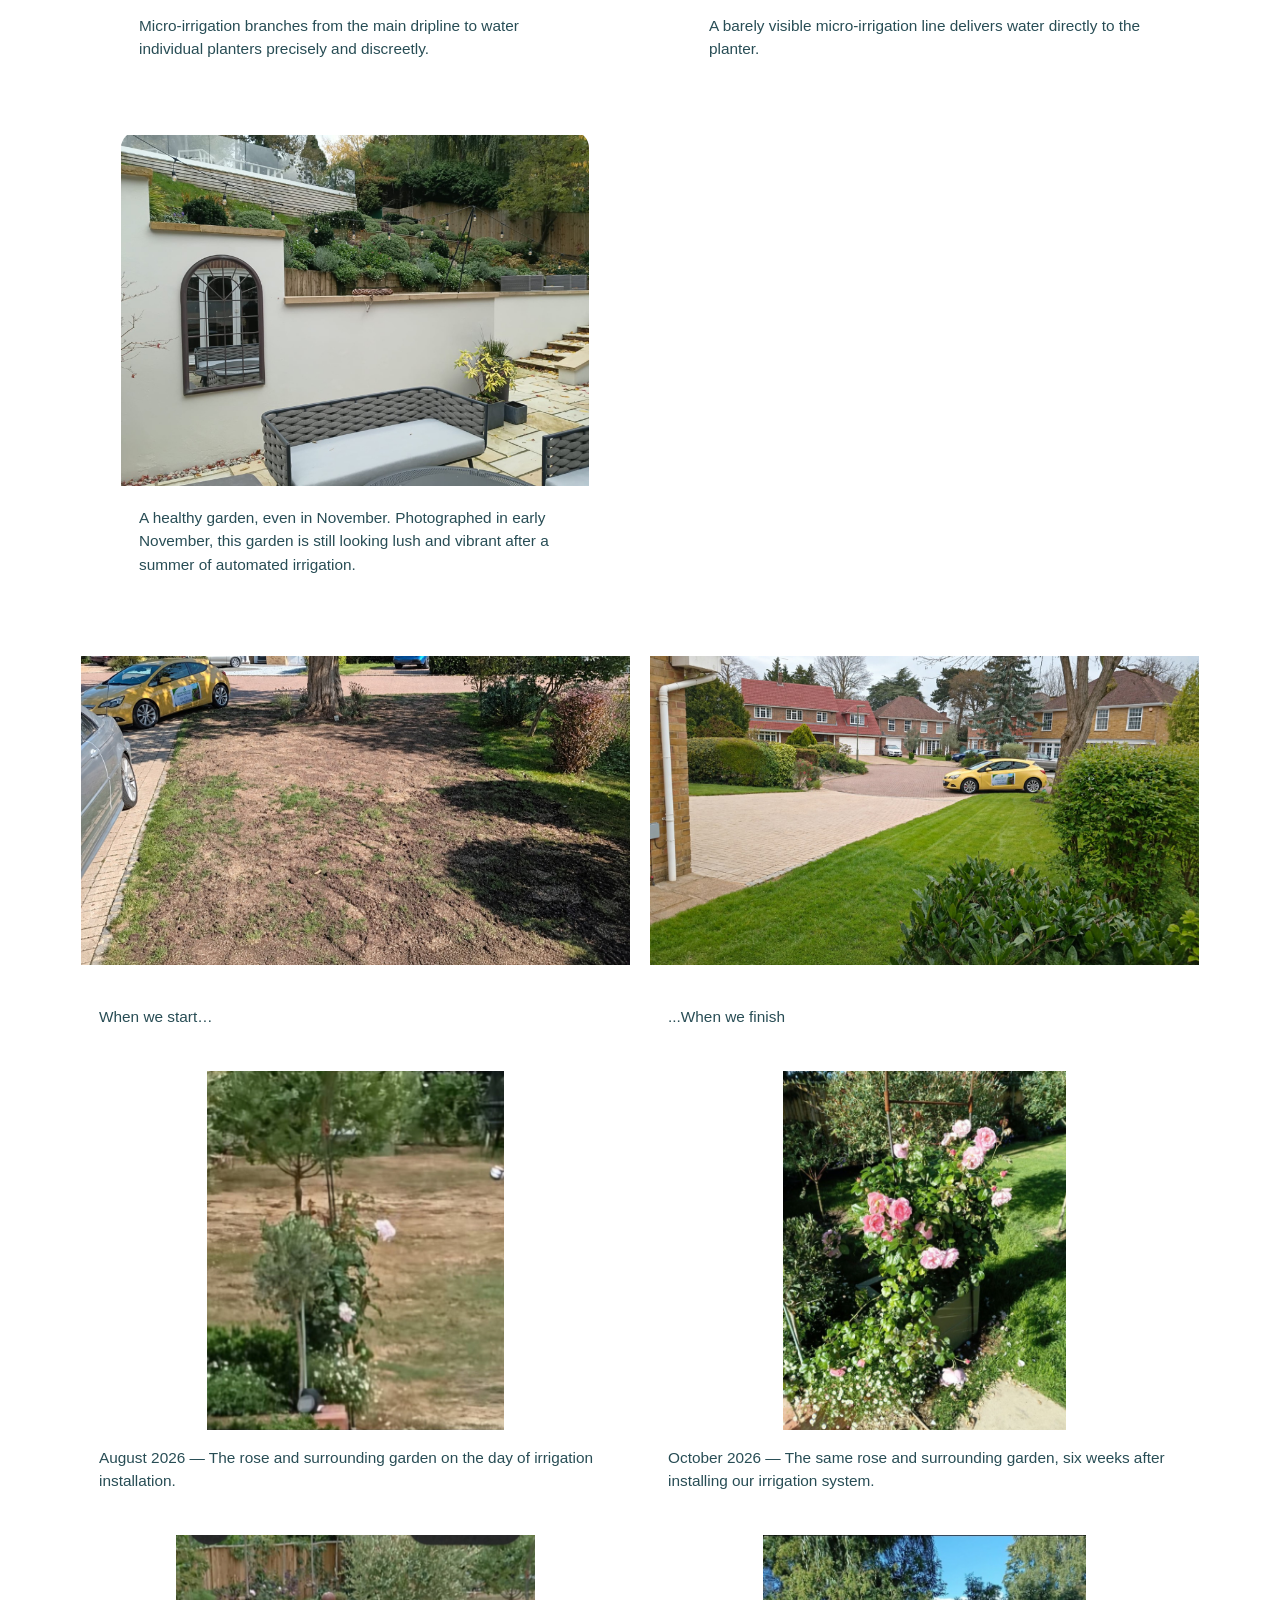
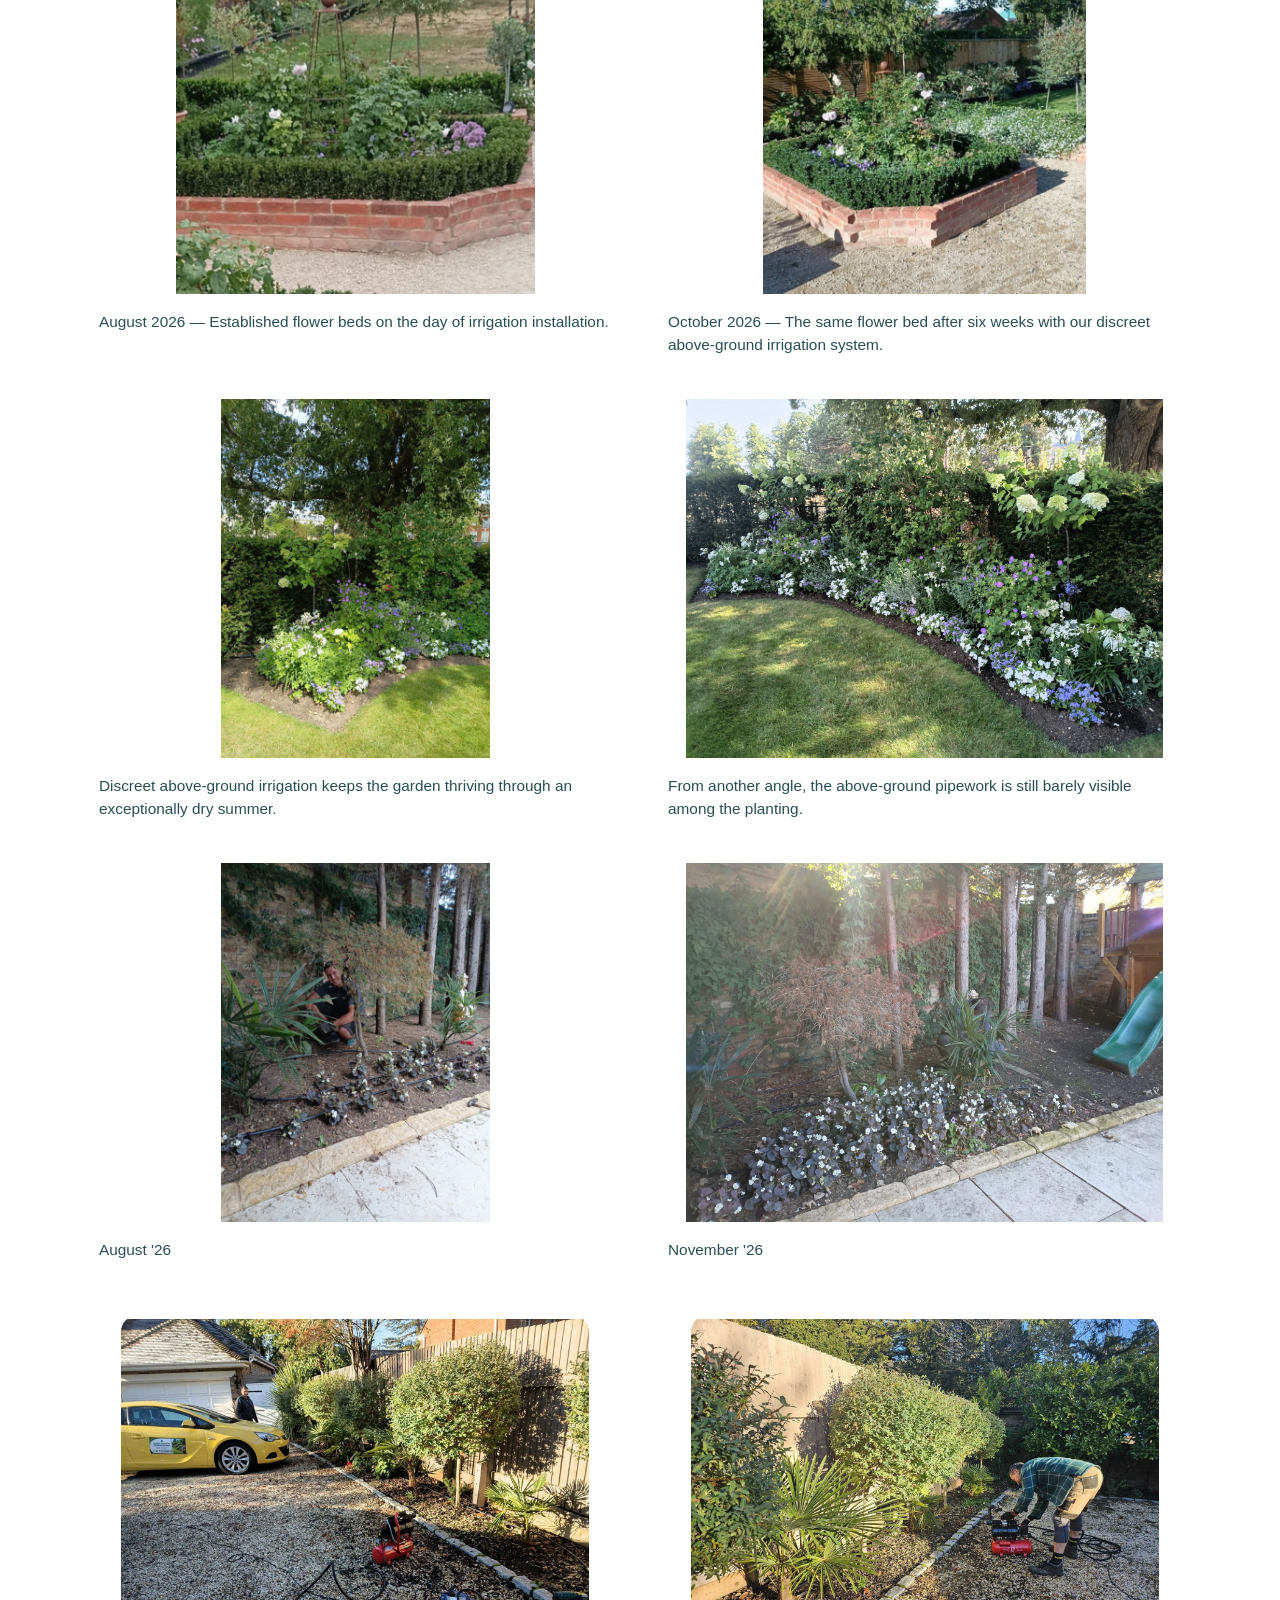
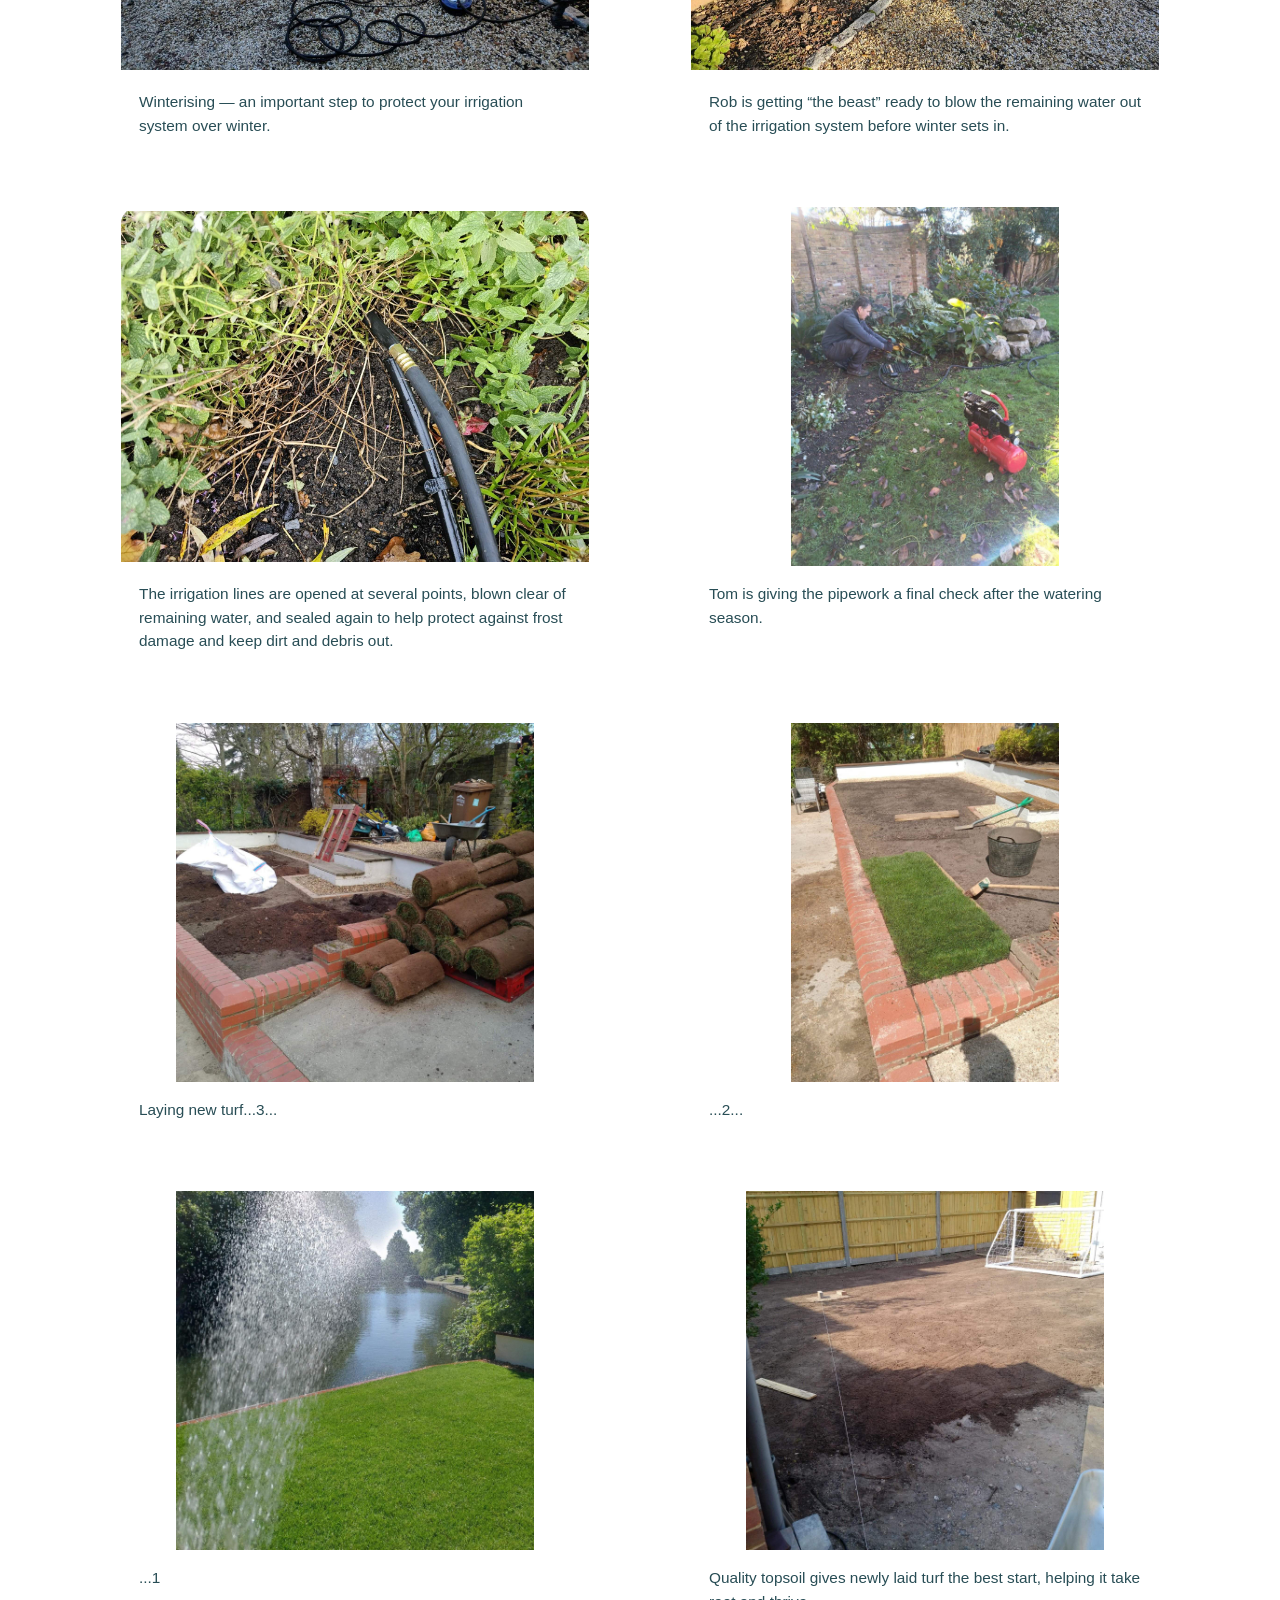
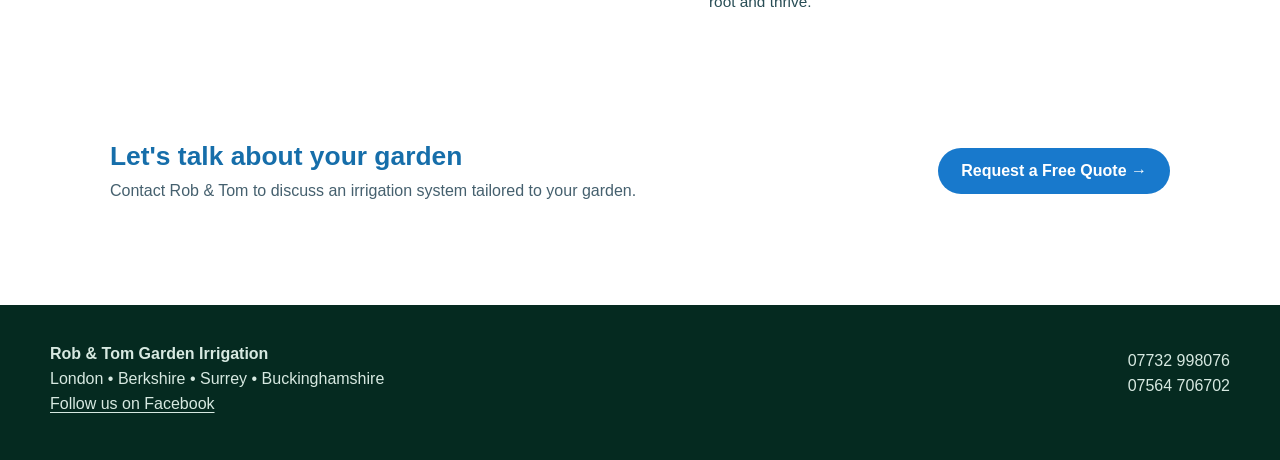
<file: our-work.html>
<!DOCTYPE html>

<html lang="en">
<head>
<meta charset="utf-8"/>
<meta content="width=device-width, initial-scale=1" name="viewport"/>
<meta content="Explore real garden irrigation installations by Rob &amp; Tom, including work in progress and garden updates after installation." name="description"/>
<title>Our Work | Rob &amp; Tom Garden Irrigation</title>
<link href="styles.css?v=2" rel="stylesheet"/><link href="subpage-theme.css" rel="stylesheet"/>
<style>
    .work-page{color:#233d4a;padding:52px 0 75px}
    .work-page .work-container{width:min(1120px,calc(100% - 36px));margin:auto}
    .work-eyebrow{color:#22734e;font-size:.85rem;font-weight:800;letter-spacing:.15em;text-transform:uppercase}
    .work-page h1{font-size:clamp(2.1rem,5vw,3.4rem);line-height:1.1;margin:15px 0;color:#183c4a}
    .work-page h2{font-size:clamp(1.6rem,3.5vw,2.25rem);margin:0 0 10px;color:#183c4a}
    .work-intro{max-width:700px;font-size:clamp(24px,3.2vw,34px);line-height:1.2;color:#1675cf;font-family:Georgia,'Times New Roman',serif;font-style:italic;margin-bottom:54px}
    .work-section{margin-top:58px}
    .work-section>p{color:#526873;max-width:750px;line-height:1.65;margin:0 0 23px}
    .work-gallery{display:grid;grid-template-columns:repeat(3,minmax(0,1fr));gap:20px}
    .work-card{border:1px solid #e1e9e8;border-radius:18px;overflow:hidden;background:#fff;box-shadow:0 6px 22px rgba(20,60,60,.06)}
    .work-card img,.work-card video{display:block;width:100%;aspect-ratio:4/3;object-fit:cover;background:#eaf2ee}
    .work-card figcaption{padding:14px 16px;font-size:.94rem;font-weight:700;color:#254b55}
    .work-card figure{margin:0}
    .work-note{background:#f0f7fb;border-radius:16px;padding:18px 20px;color:#45606e;margin-top:22px}
    .work-compare{display:grid;grid-template-columns:repeat(2,minmax(0,1fr));gap:20px}
    .work-compare .work-card img{aspect-ratio:4/3}
    .comparison-pairs{display:grid;gap:24px}
    .comparison-headings{display:grid;grid-template-columns:repeat(2,minmax(0,1fr));gap:18px;margin-bottom:14px}
    .comparison-headings h3{text-align:center;color:#183c4a;font-size:1.15rem;margin:0}
    .photo-date{font-size:.85rem!important;font-weight:400!important;color:#64757b!important;text-align:center}
    .comparison-pair{display:grid;grid-template-columns:repeat(2,minmax(0,1fr));gap:18px}
    .comparison-pair .work-card img{aspect-ratio:4/3;object-fit:contain;background:#f6faf9}
    img.full-bed-photo{object-fit:contain!important;background:#f6faf9}
    .garden-project{margin:25px 0 35px}
    .garden-project h3{font-size:1.35rem;color:#183c4a;margin:0 0 16px}
    .work-stage{background:#f6faf9;border:1px solid #e1e9e8;border-radius:18px;padding:16px;min-width:0}
    .work-stage h4{font-size:1.1rem;color:#22734e;margin:0 0 15px}
    .work-stage-gallery{grid-template-columns:repeat(2,minmax(0,1fr));gap:12px}
    .work-date{display:block;color:#22734e;font-size:.82rem;margin-bottom:5px}
    .work-tag{display:inline-block;margin-bottom:8px;font-size:.75rem;letter-spacing:.09em;text-transform:uppercase;color:#20754c}
    .work-cta{background:#edf7fc;border-radius:24px;padding:30px;margin-top:65px;display:flex;align-items:center;justify-content:space-between;gap:20px}
    .work-cta h2{font-size:1.65rem}
    .work-cta p{margin:0;color:#45606e}
    .work-cta a{display:inline-block;background:#1879cc;color:#fff;padding:14px 23px;border-radius:50px;text-decoration:none;font-weight:700;white-space:nowrap}
    @media(max-width:720px){.work-page{padding:35px 0 55px}.work-gallery{grid-template-columns:repeat(2,minmax(0,1fr));gap:12px}.work-compare{gap:12px}.work-card figcaption{padding:11px;font-size:.85rem}.work-cta{display:block}.work-cta a{margin-top:18px}.work-intro{margin-bottom:35px}}
    @media(max-width:600px){.work-compare{grid-template-columns:1fr}.comparison-pair{gap:8px}.comparison-pair .work-card figcaption{font-size:.8rem}}
    @media(max-width:430px){.work-gallery{grid-template-columns:1fr}.work-stage-gallery{grid-template-columns:repeat(2,minmax(0,1fr))}}
  </style>
<style>
    .work-card img { cursor: zoom-in; }
    .photo-lightbox[hidden] { display: none; }
    .photo-lightbox { position: fixed; inset: 0; z-index: 9999; background: rgba(0,0,0,.94); display: flex; align-items: center; justify-content: center; padding: 56px 54px 70px; box-sizing: border-box; }
    .photo-lightbox img { max-width: 100%; max-height: 100%; object-fit: contain; }
    .photo-lightbox button { position: absolute; border: 0; border-radius: 50%; background: rgba(255,255,255,.17); color: white; font-size: 30px; width: 44px; height: 44px; cursor: pointer; }
    .photo-lightbox .lb-close { top: 12px; right: 14px; }
    .photo-lightbox .lb-prev { left: 6px; top: 50%; transform: translateY(-50%); }
    .photo-lightbox .lb-next { right: 6px; top: 50%; transform: translateY(-50%); }
    .photo-lightbox .lb-caption { position: absolute; bottom: 20px; color: white; font-size: 15px; text-align: center; padding: 0 15px; }
    @media (max-width: 600px) { .photo-lightbox { padding: 56px 38px 72px; } }

    /* Balanced comparison pairs, with pair-specific proportions and no stretching. */
    .comparison-pair .work-card { margin:0; display:flex; flex-direction:column; }
    .comparison-pair .work-card img {
      width:100%; height:auto; aspect-ratio:var(--pair-ratio,4/3);
      object-fit:contain; background:#f6faf9;
    }
    .comparison-pair .work-card figcaption { margin-top:auto; }
    .comparison-pair:nth-child(1){--pair-ratio: 16/10}
    .comparison-pair:nth-child(2){--pair-ratio: 4/5}
    .comparison-pair:nth-child(3){--pair-ratio: 4/5}
    .comparison-pair:nth-child(4){--pair-ratio: 1/1}
    .comparison-pair:nth-child(5){--pair-ratio: 4/3}
    .work-card video { cursor:zoom-in; }
  </style>
<style>
/* Unified Our Work gallery: preserve photo proportions and readable captions. */
.refreshed-gallery{grid-template-columns:repeat(2,minmax(0,1fr));align-items:start}
.refreshed-gallery .work-card img,.refreshed-pair .work-card img{aspect-ratio:auto!important;height:auto!important;object-fit:contain!important;background:transparent!important}
/* Consistent image frames; contain preserves each original photo without cropping or stretching. */
.refreshed-gallery .work-card img{height:clamp(220px,28vw,360px)!important;object-fit:contain!important;background:#f6faf9!important}
@media(max-width:650px){.refreshed-gallery .work-card img{height:clamp(220px,70vw,340px)!important}}
.refreshed-gallery .work-card figcaption,.refreshed-pair .work-card figcaption,.video-card figcaption{font-size:.96rem;font-weight:500;line-height:1.55;color:#284d55;text-align:left;padding:16px 18px}
.refreshed-pair{margin-top:24px;align-items:start}
.refreshed-pair .work-card{min-width:0}
.video-card{max-width:560px;margin:26px auto 0}
.video-card video{aspect-ratio:4/3;object-fit:contain;background:#eaf2ee}
@media(max-width:650px){.refreshed-gallery{grid-template-columns:1fr}.refreshed-pair{gap:10px}.refreshed-pair .work-card figcaption{font-size:.8rem;padding:10px;line-height:1.45}}

/* Keep related before/after photos together near the end of the gallery. */
.gallery-comparisons{grid-column:1/-1;display:grid;gap:24px;width:100%}
.gallery-comparisons .comparison-pair{display:grid;grid-template-columns:repeat(2,minmax(0,1fr));gap:18px;align-items:start}
.gallery-comparisons .comparison-pair .work-card{min-width:0}
.gallery-comparisons .comparison-pair .work-card img{width:100%;height:clamp(220px,28vw,360px)!important;aspect-ratio:auto!important;object-fit:contain!important;background:#f6faf9!important}
@media(max-width:650px){.gallery-comparisons .comparison-pair{gap:10px}.gallery-comparisons .comparison-pair .work-card img{height:clamp(170px,42vw,280px)!important}.gallery-comparisons .comparison-pair .work-card figcaption{font-size:.8rem;padding:10px;line-height:1.45}}
</style><link rel="stylesheet" href="section-cleanup.css?v=20261116">
</head>
<body>
<div class="topbar"><div class="wrap topbar-inner"><span>Garden irrigation across London, Berkshire, Surrey &amp; Buckinghamshire</span><span>☎   Call 07732 998076 or 07564 706702</span></div></div>
<header class="site-header">
<div class="wrap nav">
<a class="brand" href="index.html"><span class="brand-drop">💧</span><span class="brand-text"><strong>Rob &amp; Tom</strong><small>GARDEN IRRIGATION</small></span></a>
<nav aria-label="Main navigation" class="main-nav">
<button aria-expanded="false" aria-label="Open menu" class="menu-btn" type="button">☰</button>
<ul class="nav-links">
<li><a href="index.html">Home</a></li>
<li><a href="services.html">Services</a></li>
<li><a href="above-ground.html">Above-Ground</a></li>
<li><a href="underground.html">Underground</a></li>
<li><a aria-current="page" class="active" href="our-work.html">Our Work</a></li>
<li><a href="contact.html">Contact</a></li>
</ul>
</nav>
<a class="btn header-quote" href="contact.html">Request a Free Quote</a>
</div>
</header>
<main class="work-page">
<div class="work-container">
<p class="work-eyebrow">Rob &amp; Tom</p>
<h1>Our Work</h1>
<p class="work-intro">A closer look at our garden irrigation installations — from the work behind the scenes to the gardens enjoying the benefits.</p>


<section aria-label="Our irrigation installations and results" class="work-section"><div class="work-gallery refreshed-gallery"><figure class="work-card"><img alt="During this above-ground irrigation installation, the non-drip supply line disappears beneath the gravel driveway, reappearing in the flower bed to connect to the dripline." decoding="async" loading="lazy" src="images/work/gallery-5005.jpg"/><figcaption>During this above-ground irrigation installation, the non-drip supply line disappears beneath the gravel driveway, reappearing in the flower bed to connect to the dripline.</figcaption></figure><figure class="work-card"><img alt="Even between flower beds and across garden pathways, we conceal non-drip supply lines underground wherever practical, keeping the installation neat and discreet." decoding="async" loading="lazy" src="images/work/gallery-5009.jpg"/><figcaption>Even between flower beds and across garden pathways, we conceal non-drip supply lines underground wherever practical, keeping the installation neat and discreet.</figcaption></figure><figure class="work-card"><img alt="Where groundwork is required, we always aim to use the least invasive methods, avoiding heavy machinery wherever possible to minimise disruption to the existing garden." decoding="async" loading="lazy" src="images/work/gallery-5007.jpg"/><figcaption>Where groundwork is required, we always aim to use the least invasive methods, avoiding heavy machinery wherever possible to minimise disruption to the existing garden.</figcaption></figure><figure class="work-card"><img alt="Careful planning and organised groundwork help us minimise disruption, keep your garden tidy and reduce installation time." decoding="async" loading="lazy" src="images/work/gallery-5011.jpg"/><figcaption>Careful planning and organised groundwork help us minimise disruption, keep your garden tidy and reduce installation time.</figcaption></figure><figure class="work-card"><img alt="Creating the above-ground drip irrigation network before securing it with ground stakes." decoding="async" loading="lazy" src="images/work/gallery-5012.jpg"/><figcaption>Creating the above-ground drip irrigation network before securing it with ground stakes.</figcaption></figure><figure class="work-card"><img alt="Within a week or so, the irrigation pipework will be barely visible among the growing foliage." decoding="async" loading="lazy" src="images/work/gallery-5014.jpg"/><figcaption>Within a week or so, the irrigation pipework will be barely visible among the growing foliage.</figcaption></figure><figure class="work-card"><img alt="Sloping gardens are no obstacle — drip irrigation can be tailored to work effectively on uneven ground." decoding="async" loading="lazy" src="images/work/gallery-5019.jpg"/><figcaption>Sloping gardens are no obstacle — drip irrigation can be tailored to work effectively on uneven ground.</figcaption></figure><figure class="work-card"><img alt="Carefully installed above-ground irrigation can be remarkably discreet, blending naturally into the garden. Even steps and changes in level are no obstacle to a neat, well-planned installation." decoding="async" loading="lazy" src="images/work/gallery-5020.jpg"/><figcaption>Carefully installed above-ground irrigation can be remarkably discreet, blending naturally into the garden. Even steps and changes in level are no obstacle to a neat, well-planned installation.</figcaption></figure><figure class="work-card video-card"><video controls="" playsinline="" preload="metadata" poster="images/work/installation-video-poster.jpg"><source src="images/work/installation-video.mp4" type="video/mp4"/>Your browser does not support video playback.</video><figcaption><strong>Adjustable micro-drip emitters in action</strong><p>The video above shows adjustable micro-drip emitters in action. We use them selectively in flower beds where a higher volume of water is needed over a shorter period, or where they suit the planting and garden layout.</p><p>Their flow can be adjusted to suit the plants’ needs, helping avoid unnecessary water use.</p></figcaption></figure><figure class="work-card"><img alt="We use the sun’s warmth to soften the irrigation pipe, making it easier to route around the shrubs and through the front wall to the flower beds beside the road." decoding="async" loading="lazy" src="images/work/gallery-4963.jpg"/><figcaption>We use the sun’s warmth to soften the irrigation pipe, making it easier to route around the shrubs and through the front wall to the flower beds beside the road.</figcaption></figure><figure class="work-card"><img alt="The non-drip supply line runs underground and beneath the wall, ready to connect to the above-ground dripline in the flower bed." decoding="async" loading="lazy" src="images/work/gallery-4964.jpg"/><figcaption>The non-drip supply line runs underground and beneath the wall, ready to connect to the above-ground dripline in the flower bed.</figcaption></figure><figure class="work-card"><img alt="Two weeks away? One less thing to worry about. Our automated irrigation keeps your garden watered, and you stay in control through the app—even from the other side of the world." decoding="async" loading="lazy" src="images/work/gallery-4970.jpg"/><figcaption>Two weeks away? One less thing to worry about. Our automated irrigation keeps your garden watered, and you stay in control through the app—even from the other side of the world.</figcaption></figure><figure class="work-card"><img alt="Where practical, we connect the system to your garden tap using a multi-way splitter, leaving a separate outlet available for your garden hose. This avoids the need for a water tank and pump." decoding="async" loading="lazy" src="images/work/gallery-4466.jpg"/><figcaption>Where practical, we connect the system to your garden tap using a multi-way splitter, leaving a separate outlet available for your garden hose. This avoids the need for a water tank and pump.</figcaption></figure><figure class="work-card video-card"><video controls="" playsinline="" preload="metadata"><source src="images/work/4467.mp4" type="video/mp4"/>Your browser does not support video playback.</video><figcaption><strong>Adjustable micro-irrigation for flower pots</strong><p>These emitters deliver water directly to individual flower pots. They are part of a micro-irrigation branch connected to the main dripline, and each emitter can be adjusted to suit the plant’s needs.</p></figcaption></figure><figure class="work-card"><img alt="Micro-irrigation branches from the main dripline to water individual planters precisely and discreetly." decoding="async" loading="lazy" src="images/work/gallery-4465.jpg"/><figcaption>Micro-irrigation branches from the main dripline to water individual planters precisely and discreetly.</figcaption></figure><figure class="work-card"><img alt="A barely visible micro-irrigation line delivers water directly to the planter." decoding="async" loading="lazy" src="images/work/gallery-4483.jpg"/><figcaption>A barely visible micro-irrigation line delivers water directly to the planter.</figcaption></figure><figure class="work-card"><img alt="A healthy garden, even in November. Photographed in early November, this garden is still looking lush and vibrant after a summer of automated irrigation." decoding="async" loading="lazy" src="images/work/gallery-november-2026.jpg"/><figcaption>A healthy garden, even in November. Photographed in early November, this garden is still looking lush and vibrant after a summer of automated irrigation.</figcaption></figure><div class="gallery-comparisons" aria-label="Garden photo comparisons"><div class="comparison-pair" aria-label="Lawn before and after irrigation"><figure class="work-card"><img alt="When we start…" decoding="async" loading="lazy" src="images/work/gallery-4959.png"/><figcaption>When we start…</figcaption></figure><figure class="work-card"><img alt="...When we finish" decoding="async" loading="lazy" src="images/work/4459.png"/><figcaption>...When we finish</figcaption></figure></div><div class="comparison-pair" aria-label="Rose garden comparison"><figure class="work-card"><img alt="August 2026 — The rose and surrounding garden on the day of irrigation installation." decoding="async" loading="lazy" src="images/work/gallery-4939.jpg"/><figcaption>August 2026 — The rose and surrounding garden on the day of irrigation installation.</figcaption></figure><figure class="work-card"><img alt="October 2026 — The same rose and surrounding garden, six weeks after installing our irrigation system." decoding="async" loading="lazy" src="images/work/gallery-5016.jpg"/><figcaption>October 2026 — The same rose and surrounding garden, six weeks after installing our irrigation system.</figcaption></figure></div><div class="comparison-pair" aria-label="Flower bed comparison"><figure class="work-card"><img alt="August 2026 — Established flower beds on the day of irrigation installation." decoding="async" loading="lazy" src="images/work/gallery-4940.jpg"/><figcaption>August 2026 — Established flower beds on the day of irrigation installation.</figcaption></figure><figure class="work-card"><img alt="October 2026 — The same flower bed after six weeks with our discreet above-ground irrigation system." decoding="async" loading="lazy" src="images/work/gallery-4935.jpg"/><figcaption>October 2026 — The same flower bed after six weeks with our discreet above-ground irrigation system.</figcaption></figure></div><div class="comparison-pair" aria-label="Garden after irrigation from two angles"><figure class="work-card"><img alt="Discreet above-ground irrigation keeps the garden thriving through an exceptionally dry summer." decoding="async" loading="lazy" src="images/work/gallery-4965.jpg"/><figcaption>Discreet above-ground irrigation keeps the garden thriving through an exceptionally dry summer.</figcaption></figure><figure class="work-card"><img alt="From another angle, the above-ground pipework is still barely visible among the planting." decoding="async" loading="lazy" src="images/work/gallery-4966.jpg"/><figcaption>From another angle, the above-ground pipework is still barely visible among the planting.</figcaption></figure></div><div class="comparison-pair" aria-label="Garden in August and November 2026"><figure class="work-card"><img alt="Gardener installing irrigation beside the small tree in August 2026" decoding="async" loading="lazy" src="images/work/gallery-5013.jpg"/><figcaption>August &#x27;26</figcaption></figure><figure class="work-card"><img alt="The same garden bed in November 2026" decoding="async" loading="lazy" src="images/work/garden-november-2026.jpg"/><figcaption>November &#x27;26</figcaption></figure></div></div><figure class="work-card"><img alt="Winterising — an important step to protect your irrigation system over winter." decoding="async" loading="lazy" src="images/work/winterising-overview.jpg"/><figcaption>Winterising — an important step to protect your irrigation system over winter.</figcaption></figure><figure class="work-card"><img alt="Rob is getting “the beast” ready to blow the remaining water out of the irrigation system before winter sets in." decoding="async" loading="lazy" src="images/work/rob-compressor.jpg"/><figcaption>Rob is getting “the beast” ready to blow the remaining water out of the irrigation system before winter sets in.</figcaption></figure><figure class="work-card"><img alt="The irrigation lines are opened at several points, blown clear of remaining water, and sealed again to help protect against frost damage and keep dirt and debris out." decoding="async" loading="lazy" src="images/work/winterising-pipework.jpg"/><figcaption>The irrigation lines are opened at several points, blown clear of remaining water, and sealed again to help protect against frost damage and keep dirt and debris out.</figcaption></figure><figure class="work-card"><img alt="Tom is giving the pipework a final check after the watering season." decoding="async" loading="lazy" src="images/work/tom-final-check.jpg"/><figcaption>Tom is giving the pipework a final check after the watering season.</figcaption></figure><figure class="work-card"><img alt="Laying new turf...3..." decoding="async" loading="lazy" src="images/work/turf-3.jpg"/><figcaption>Laying new turf...3...</figcaption></figure><figure class="work-card"><img alt="...2..." decoding="async" loading="lazy" src="images/work/turf-2.jpg"/><figcaption>...2...</figcaption></figure><figure class="work-card"><img alt="...1" decoding="async" loading="lazy" src="images/work/turf-1.jpg"/><figcaption>...1</figcaption></figure><figure class="work-card"><img alt="Quality topsoil gives newly laid turf the best start, helping it take root and thrive." decoding="async" loading="lazy" src="images/work/quality-topsoil.jpg"/><figcaption>Quality topsoil gives newly laid turf the best start, helping it take root and thrive.</figcaption></figure></div></section><section aria-label="Get a quote" class="work-cta"><div><h2>Let's talk about your garden</h2><p>Contact Rob &amp; Tom to discuss an irrigation system tailored to your garden.</p></div><a href="contact.html">Request a Free Quote →</a></section>
</div>
</main>
<footer><div class="wrap footer-inner"><div><strong>Rob &amp; Tom Garden Irrigation</strong><p>London • Berkshire • Surrey • Buckinghamshire</p>
<p><a class="footer-social-link" href="https://www.facebook.com/profile.php?id=61596639961251" target="_blank" rel="noopener noreferrer">Follow us on Facebook</a></p></div><div><p>07732 998076</p><p>07564 706702</p></div></div></footer>
<div aria-label="Enlarged photograph" aria-modal="true" class="photo-lightbox" hidden="" id="photo-lightbox" role="dialog">
<button aria-label="Close photograph" class="lb-close" type="button">×</button>
<button aria-label="Previous photograph" class="lb-prev" type="button">‹</button>
<img alt=""/>
<button aria-label="Next photograph" class="lb-next" type="button">›</button>
<div aria-live="polite" class="lb-caption"></div>
</div>

<script>
    const menuButton=document.querySelector('.menu-btn');
    const navLinks=document.querySelector('.nav-links');
    if(menuButton&&navLinks){menuButton.addEventListener('click',function(){navLinks.classList.toggle('open');menuButton.setAttribute('aria-expanded',String(navLinks.classList.contains('open')));});}

    // All installation and comparison photographs can be enlarged and browsed.
    (function () {
      const photos = Array.from(document.querySelectorAll('.work-card img'));
      const overlay = document.getElementById('photo-lightbox');
      const enlarged = overlay.querySelector('img');
      const caption = overlay.querySelector('.lb-caption');
      let index = 0;
      let previousFocus = null;
      function show(i) {
        index = (i + photos.length) % photos.length;
        const original = photos[index];
        enlarged.src = original.currentSrc || original.src;
        enlarged.alt = original.alt || 'Garden irrigation photograph';
        const date = original.closest('figure')?.querySelector('figcaption')?.textContent?.trim() || '';
        caption.textContent = date;
      }
      function close() {
        overlay.hidden = true;
        document.body.style.overflow = '';
        enlarged.removeAttribute('src');
        if (previousFocus) previousFocus.focus();
      }
      photos.forEach((photo, i) => {
        photo.tabIndex = 0;
        photo.setAttribute('role', 'button');
        photo.setAttribute('aria-label', 'Enlarge: ' + (photo.alt || 'photograph'));
        function open() {
          previousFocus = document.activeElement;
          show(i);
          overlay.hidden = false;
          document.body.style.overflow = 'hidden';
          overlay.querySelector('.lb-close').focus();
        }
        photo.addEventListener('click', open);
        photo.addEventListener('keydown', e => { if (e.key === 'Enter' || e.key === ' ') { e.preventDefault(); open(); } });
      });
      overlay.querySelector('.lb-close').addEventListener('click', close);
      overlay.querySelector('.lb-prev').addEventListener('click', () => show(index - 1));
      overlay.querySelector('.lb-next').addEventListener('click', () => show(index + 1));
      overlay.addEventListener('click', e => { if (e.target === overlay) close(); });
      document.addEventListener('keydown', e => {
        if (overlay.hidden) return;
        if (e.key === 'Escape') close();
        else if (e.key === 'ArrowLeft') show(index - 1);
        else if (e.key === 'ArrowRight') show(index + 1);
      });
    })();


  </script>
</body>
</html>
</file>
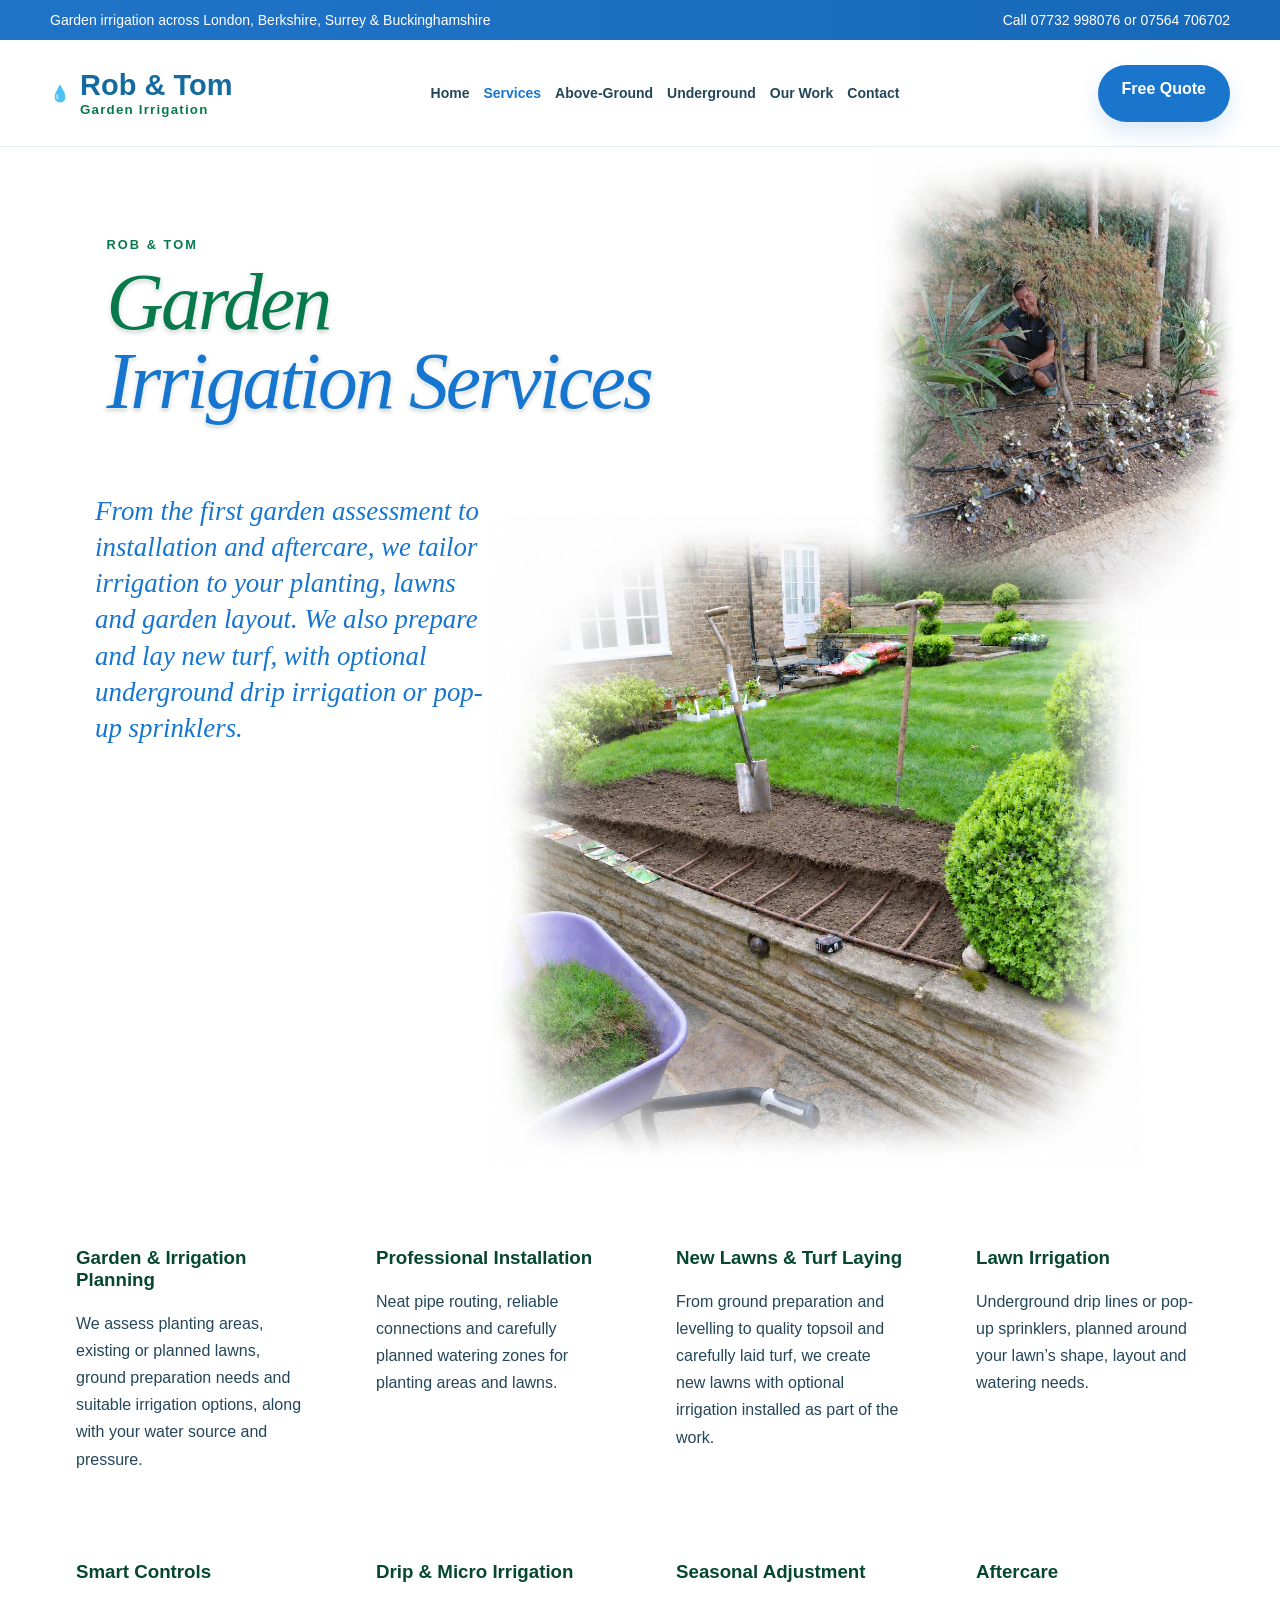
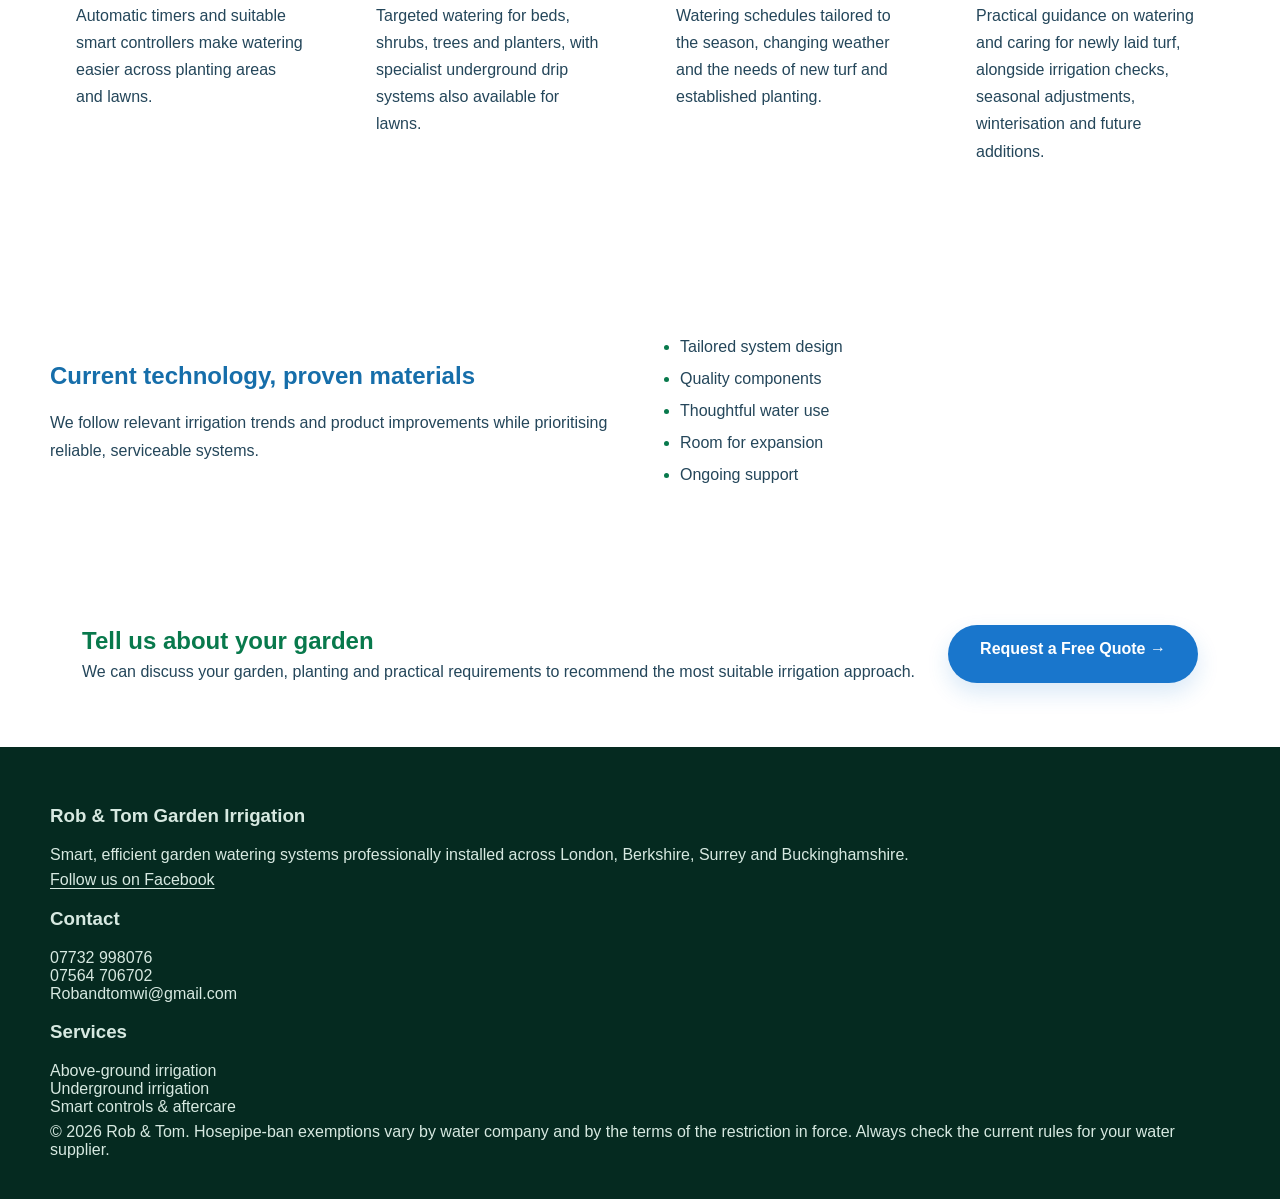
<file: services.html>
<!doctype html><html lang="en"><head><meta charset="utf-8"><meta name="viewport" content="width=device-width,initial-scale=1"><title>Garden Irrigation Services | Rob & Tom</title><meta name="description" content="Garden irrigation design, installation, smart control, seasonal adjustment and aftercare."><link rel="stylesheet" href="styles.css"><link rel="stylesheet" href="subpage-theme.css"><link rel="stylesheet" href="services-hero.css?v=20261115"><link rel="stylesheet" href="section-cleanup.css?v=20261116">
</head><body><div class="topbar"><div class="wrap"><span>Garden irrigation across London, Berkshire, Surrey &amp; Buckinghamshire</span><span>Call 07732 998076 or 07564 706702</span></div></div><header><div class="wrap nav"><a class="brand" href="index.html"><span class="mark">💧</span><span><b>Rob &amp; Tom</b><small>Garden Irrigation</small></span></a><nav><button class="menu-btn" aria-label="Open menu">☰</button><ul><li><a href="index.html" class="">Home</a></li><li><a href="services.html" class="active">Services</a></li><li><a href="above-ground.html" class="">Above-Ground</a></li><li><a href="underground.html" class="">Underground</a></li><li><a href="our-work.html" class="">Our Work</a></li><li><a href="contact.html" class="">Contact</a></li></ul></nav><a class="btn btn-primary" href="contact.html">Free Quote</a></div></header><main><section class="page-hero services-page-hero"><div class="services-hero-art"><div class="services-hero-pictures"><img class="services-hero-gardener" src="images/services-gardener-hazy.webp" width="1086" height="1448" alt="Gardener installing drip irrigation among garden plants" fetchpriority="high" decoding="async"><img class="services-hero-garden" src="images/services-garden-hazy.webp" width="1254" height="1254" alt="Illustrative cutaway showing brown drip irrigation beneath the soil and lawn" decoding="async"></div><div class="services-hero-title"><div class="services-hero-eyebrow">Rob &amp; Tom</div><h1><span>Garden</span><span>Irrigation Services</span></h1></div></div><div class="wrap services-page-copy"><p class="lead">From the first garden assessment to installation and aftercare, we tailor irrigation to your planting, lawns and garden layout. We also prepare and lay new turf, with optional underground drip irrigation or pop-up sprinklers.</p></div></section><section><div class="wrap"><div class="cards"><article class="card"><h3>Garden &amp; Irrigation Planning</h3><p>We assess planting areas, existing or planned lawns, ground preparation needs and suitable irrigation options, along with your water source and pressure.</p></article><article class="card"><h3>Professional Installation</h3><p>Neat pipe routing, reliable connections and carefully planned watering zones for planting areas and lawns.</p></article><article class="card"><h3>New Lawns &amp; Turf Laying</h3><p>From ground preparation and levelling to quality topsoil and carefully laid turf, we create new lawns with optional irrigation installed as part of the work.</p></article><article class="card"><h3>Lawn Irrigation</h3><p>Underground drip lines or pop-up sprinklers, planned around your lawn’s shape, layout and watering needs.</p></article><article class="card"><h3>Smart Controls</h3><p>Automatic timers and suitable smart controllers make watering easier across planting areas and lawns.</p></article><article class="card"><h3>Drip &amp; Micro Irrigation</h3><p>Targeted watering for beds, shrubs, trees and planters, with specialist underground drip systems also available for lawns.</p></article><article class="card"><h3>Seasonal Adjustment</h3><p>Watering schedules tailored to the season, changing weather and the needs of new turf and established planting.</p></article><article class="card"><h3>Aftercare</h3><p>Practical guidance on watering and caring for newly laid turf, alongside irrigation checks, seasonal adjustments, winterisation and future additions.</p></article></div></div></section><section class="soft"><div class="wrap split"><div><h2>Current technology, proven materials</h2><p>We follow relevant irrigation trends and product improvements while prioritising reliable, serviceable systems.</p></div><div><ul class="checks"><li>Tailored system design</li><li>Quality components</li><li>Thoughtful water use</li><li>Room for expansion</li><li>Ongoing support</li></ul></div></div></section><section class="quote-panel">
  <div class="wrap quote-panel-inner">

    <div>
      <h2>Tell us about your garden</h2>
      <p>We can discuss your garden, planting and practical requirements to recommend the most suitable irrigation approach.</p>
    </div>

    <a class="btn btn-primary quote-button" href="contact.html">
      Request a Free Quote →
    </a>

  </div>
</section></main><footer><div class="wrap"><div class="footer-grid"><div><h3>Rob &amp; Tom Garden Irrigation</h3><p>Smart, efficient garden watering systems professionally installed across London, Berkshire, Surrey and Buckinghamshire.</p><p><a class="footer-social-link" href="https://www.facebook.com/profile.php?id=61596639961251" target="_blank" rel="noopener noreferrer">Follow us on Facebook</a></p></div><div><h3>Contact</h3><p><a href="tel:+447732998076">07732 998076</a><br><a href="tel:+447564706702">07564 706702</a><br><a href="mailto:robandtomwi@gmail.com">Robandtomwi@gmail.com</a></p></div><div><h3>Services</h3><p><a href="above-ground.html">Above-ground irrigation</a><br><a href="underground.html">Underground irrigation</a><br><a href="services.html">Smart controls &amp; aftercare</a></p></div></div><div class="small">© 2026 Rob &amp; Tom. Hosepipe-ban exemptions vary by water company and by the terms of the restriction in force. Always check the current rules for your water supplier.</div></div></footer><script src="script.js"></script></body></html>
</file>
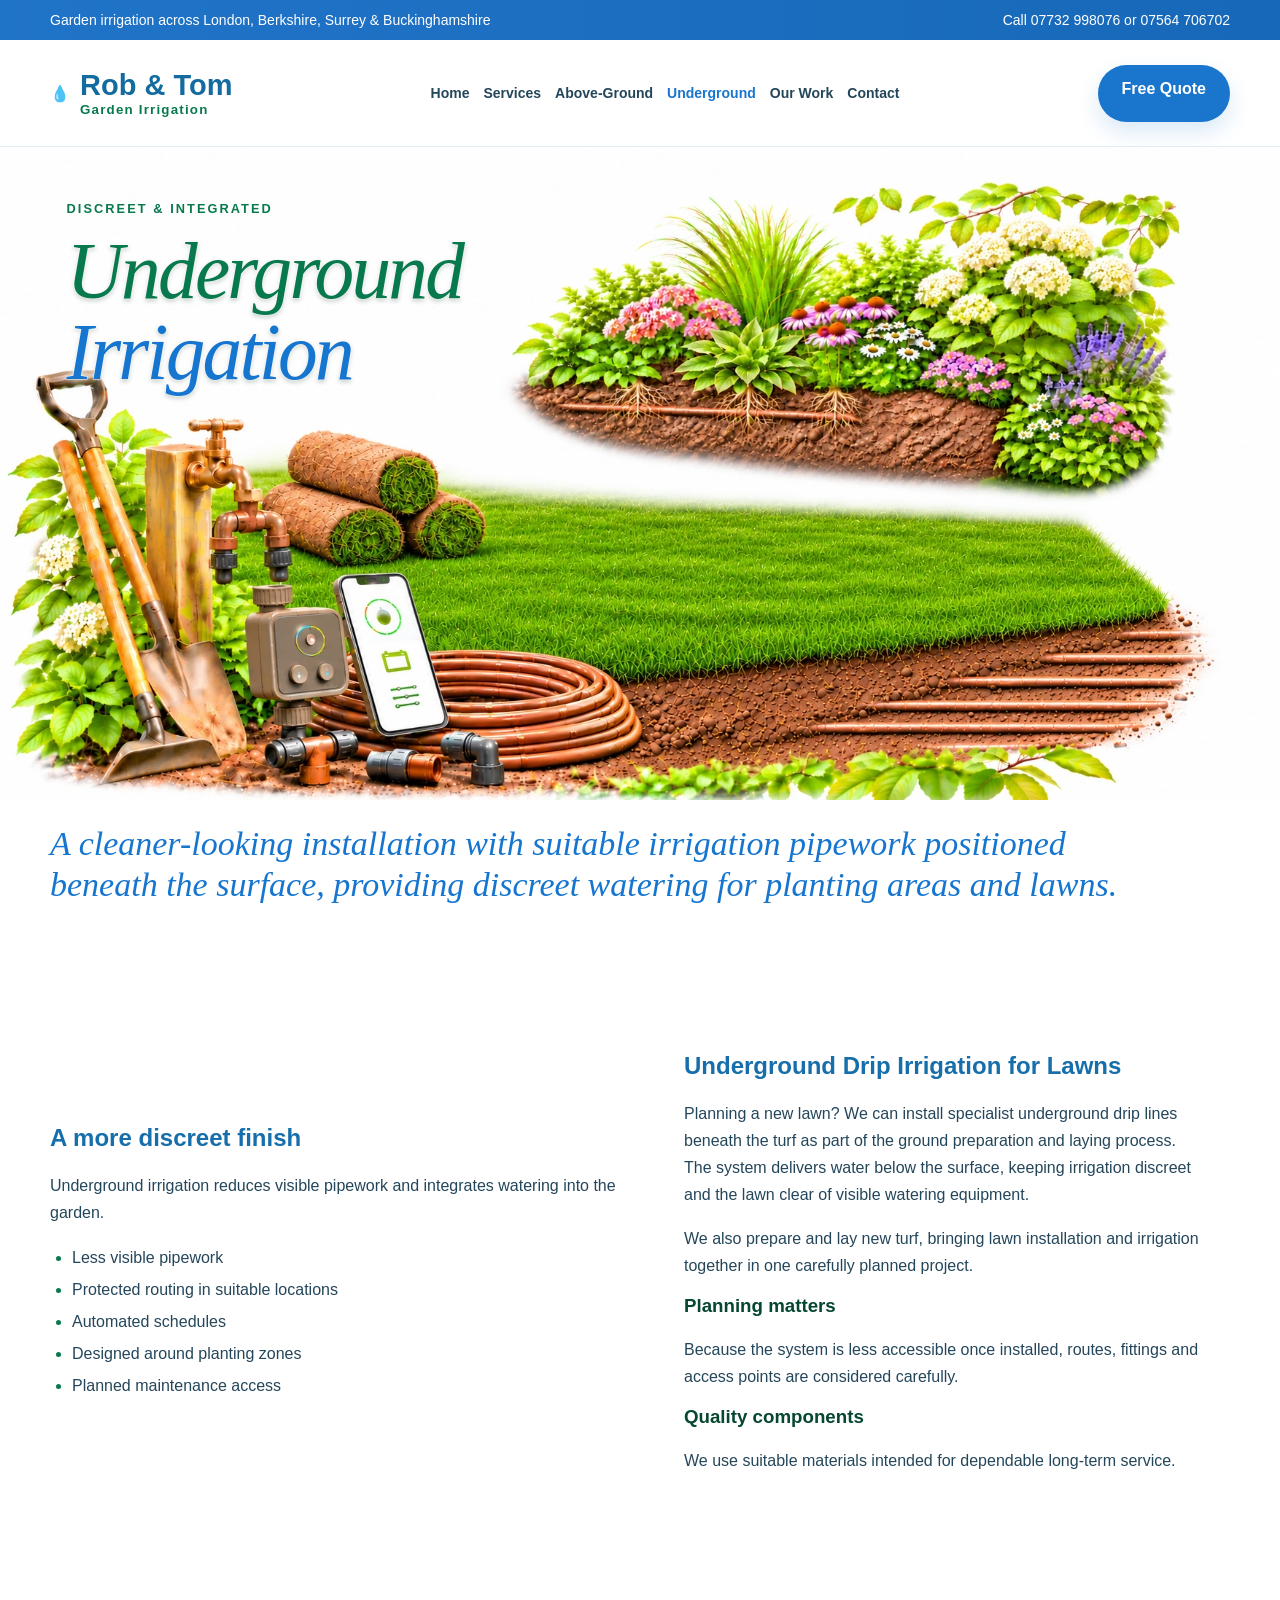
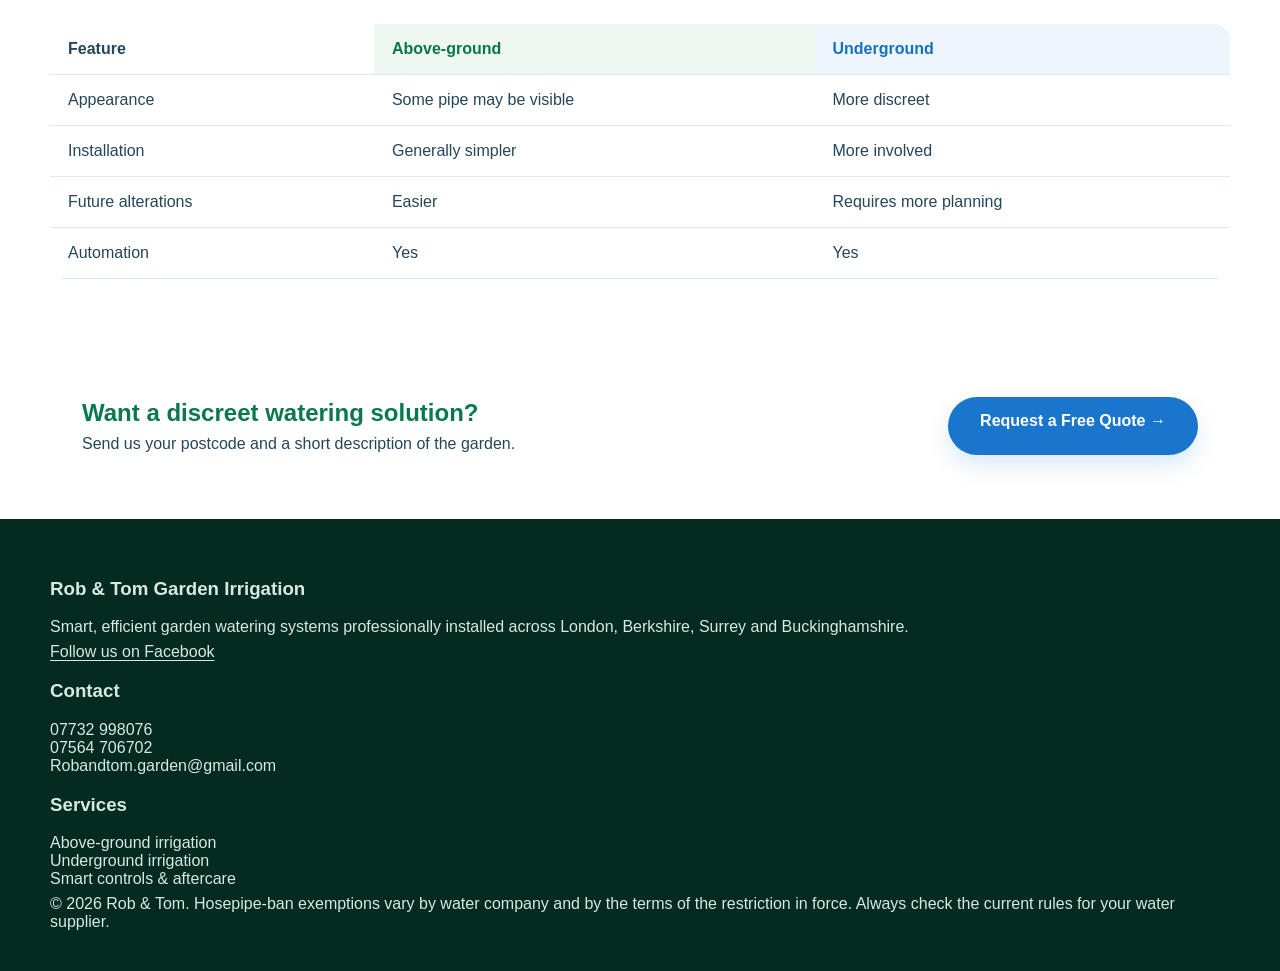
<file: underground.html>
<!doctype html><html lang="en"><head><meta charset="utf-8"><meta name="viewport" content="width=device-width,initial-scale=1"><title>Underground Garden Irrigation | Rob & Tom</title><meta name="description" content="Discreet underground garden irrigation systems across London, Berkshire, Surrey and Buckinghamshire."><link rel="stylesheet" href="styles.css"><link rel="stylesheet" href="subpage-theme.css"><link rel="stylesheet" href="section-cleanup.css?v=20261116">
</head><body><div class="topbar"><div class="wrap"><span>Garden irrigation across London, Berkshire, Surrey &amp; Buckinghamshire</span><span>Call 07732 998076 or 07564 706702</span></div></div><header><div class="wrap nav"><a class="brand" href="index.html"><span class="mark">💧</span><span><b>Rob &amp; Tom</b><small>Garden Irrigation</small></span></a><nav><button class="menu-btn" aria-label="Open menu">☰</button><ul><li><a href="index.html" class="">Home</a></li><li><a href="services.html" class="">Services</a></li><li><a href="above-ground.html" class="">Above-Ground</a></li><li><a href="underground.html" class="active">Underground</a></li><li><a href="our-work.html" class="">Our Work</a></li><li><a href="contact.html" class="">Contact</a></li></ul></nav><a class="btn btn-primary" href="contact.html">Free Quote</a></div></header><main><section class="page-hero underground-page-hero"><div class="underground-hero-art"><div class="underground-hero-title"><div class="eyebrow">Discreet &amp; integrated</div><h1><span>Underground</span><span>Irrigation</span></h1></div><img src="images/underground-lawn-and-beds-v3.webp" alt="Illustration of buried drip irrigation beneath a lawn and flower bed, with turf rolls and watering equipment" width="1755" height="896" fetchpriority="high" decoding="async"></div><div class="wrap underground-page-copy"><p class="lead">A cleaner-looking installation with suitable irrigation pipework positioned beneath the surface, providing discreet watering for planting areas and lawns.</p></div></section><section><div class="wrap split"><div><h2>A more discreet finish</h2><p>Underground irrigation reduces visible pipework and integrates watering into the garden.</p><ul class="checks"><li>Less visible pipework</li><li>Protected routing in suitable locations</li><li>Automated schedules</li><li>Designed around planting zones</li><li>Planned maintenance access</li></ul></div><div class="card"><h2>Underground Drip Irrigation for Lawns</h2><p>Planning a new lawn? We can install specialist underground drip lines beneath the turf as part of the ground preparation and laying process. The system delivers water below the surface, keeping irrigation discreet and the lawn clear of visible watering equipment.</p><p>We also prepare and lay new turf, bringing lawn installation and irrigation together in one carefully planned project.</p><h3>Planning matters</h3><p>Because the system is less accessible once installed, routes, fittings and access points are considered carefully.</p><h3>Quality components</h3><p>We use suitable materials intended for dependable long-term service.</p></div></div></section><section class="soft">
  <div class="wrap">

    <div class="compare-wide">
      <table class="compare">
        <tr>
          <th>Feature</th>
          <th>Above-ground</th>
          <th>Underground</th>
        </tr>
        <tr>
          <td>Appearance</td>
          <td>Some pipe may be visible</td>
          <td>More discreet</td>
        </tr>
        <tr>
          <td>Installation</td>
          <td>Generally simpler</td>
          <td>More involved</td>
        </tr>
        <tr>
          <td>Future alterations</td>
          <td>Easier</td>
          <td>Requires more planning</td>
        </tr>
        <tr>
          <td>Automation</td>
          <td>Yes</td>
          <td>Yes</td>
        </tr>
      </table>
    </div>

    <div class="compare-mobile">

      <div class="compare-card">
        <strong>Appearance</strong>
        <span><b>Above-ground:</b> Some pipe may be visible</span>
        <span><b>Underground:</b> More discreet</span>
      </div>

      <div class="compare-card">
        <strong>Installation</strong>
        <span><b>Above-ground:</b> Generally simpler</span>
        <span><b>Underground:</b> More involved</span>
      </div>

      <div class="compare-card">
        <strong>Future alterations</strong>
        <span><b>Above-ground:</b> Easier</span>
        <span><b>Underground:</b> Requires more planning</span>
      </div>

      <div class="compare-card">
        <strong>Automation</strong>
        <span><b>Above-ground:</b> Yes</span>
        <span><b>Underground:</b> Yes</span>
      </div>

    </div>

  </div>
</section>

<section class="quote-panel">
  <div class="wrap quote-panel-inner">

    <div>
      <h2>Want a discreet watering solution?</h2>
      <p>Send us your postcode and a short description of the garden.</p>
    </div>

    <a class="btn btn-primary quote-button" href="contact.html">
      Request a Free Quote →
    </a>

  </div>
</section></main><footer><div class="wrap"><div class="footer-grid"><div><h3>Rob &amp; Tom Garden Irrigation</h3><p>Smart, efficient garden watering systems professionally installed across London, Berkshire, Surrey and Buckinghamshire.</p><p><a class="footer-social-link" href="https://www.facebook.com/profile.php?id=61596639961251" target="_blank" rel="noopener noreferrer">Follow us on Facebook</a></p></div><div><h3>Contact</h3><p><a href="tel:+447732998076">07732 998076</a><br><a href="tel:+447564706702">07564 706702</a><br><a href="mailto:Robandtomwi@gmail.com">Robandtom.garden@gmail.com</a></p></div><div><h3>Services</h3><p><a href="above-ground.html">Above-ground irrigation</a><br><a href="underground.html">Underground irrigation</a><br><a href="services.html">Smart controls &amp; aftercare</a></p></div></div><div class="small">© 2026 Rob &amp; Tom. Hosepipe-ban exemptions vary by water company and by the terms of the restriction in force. Always check the current rules for your water supplier.</div></div></footer><script src="script.js"></script></body></html>
</file>
<file: styles.css>
/* =========================================================
   ROB & TOM GARDEN IRRIGATION
   Homepage styles
   Matched to the new index.html
   ========================================================= */


/* ---------- BASIC RESET ---------- */

* {
  box-sizing: border-box;
}

html {
  scroll-behavior: smooth;
}

body {
  margin: 0;
  font-family: Arial, Helvetica, sans-serif;
  color: #18364a;
  background: #ffffff;
}

img {
  display: block;
  max-width: 100%;
}

a {
  color: inherit;
  text-decoration: none;
}

.wrap {
  width: min(1180px, calc(100% - 40px));
  margin: 0 auto;
}


/* =========================================================
   TOP BAR
   ========================================================= */

.topbar {
  background: linear-gradient(90deg, #2074c8, #1768b8);
  color: #ffffff;
}

.topbar-inner {
  min-height: 46px;
  display: flex;
  justify-content: space-between;
  align-items: center;
  gap: 24px;
  font-size: 14px;
  font-weight: 600;
}


/* =========================================================
   HEADER
   ========================================================= */

.site-header {
  position: relative;
  z-index: 50;
  background: rgba(255, 255, 255, 0.98);
  border-bottom: 1px solid #e4edf2;
}

.nav {
  min-height: 106px;
  display: flex;
  align-items: center;
  gap: 24px;
}

.brand {
  display: flex;
  align-items: center;
  gap: 12px;
  flex-shrink: 0;
}

.brand-drop {
  font-size: 47px;
  line-height: 1;
}

.brand-text {
  display: flex;
  flex-direction: column;
}

.brand-text strong {
  color: #136b9f;
  font-size: 29px;
  line-height: 1;
}

.brand-text small {
  margin-top: 6px;
  color: #187344;
  font-size: 11px;
  font-weight: 800;
  letter-spacing: 3px;
}

.main-nav {
  margin-left: auto;
}

.nav-links {
  display: flex;
  align-items: center;
  gap: 24px;
  list-style: none;
  margin: 0;
  padding: 0;
}

.nav-links a {
  display: block;
  padding: 12px 0;
  color: #173448;
  font-size: 14px;
  font-weight: 600;
}

.nav-links a:hover,
.nav-links a.active {
  color: #176fc2;
}

.nav-links a.active {
  border-bottom: 2px solid #176fc2;
}

.menu-btn {
  display: none;
  border: 0;
  padding: 8px;
  background: transparent;
  color: #166ca0;
  font-size: 32px;
  cursor: pointer;
}


/* =========================================================
   BUTTONS
   ========================================================= */

.btn {
  display: inline-flex;
  align-items: center;
  justify-content: center;
  gap: 10px;

  border-radius: 999px;

  font-weight: 800;
  text-align: center;

  transition:
    transform 0.18s ease,
    box-shadow 0.18s ease;
}

.btn:hover {
  transform: translateY(-1px);
}

.header-quote {
  flex-shrink: 0;
  padding: 14px 20px;

  background: #1772cf;
  color: white;

  font-size: 13px;

  box-shadow: 0 6px 18px rgba(23, 114, 207, 0.17);
}

.btn-primary {
  min-height: 57px;
  padding: 0 24px;

  background: #1772cf;
  color: #ffffff;

  font-size: 16px;

  box-shadow: 0 8px 20px rgba(23, 114, 207, 0.2);
}

.btn-call {
  min-height: 57px;
  padding: 0 24px;

  background: #087844;
  color: #ffffff;

  font-size: 16px;

  box-shadow: 0 8px 20px rgba(8, 120, 68, 0.18);
}


/* =========================================================
   HERO
   ========================================================= */

.hero {
  position: relative;
  overflow: hidden;

  min-height: 720px;

  background: #ffffff;
}


/*
   Garden image.

   The page still works before hero-garden.png is uploaded.
   Until then you will simply see the light fallback background.
*/

   .hero-equipment {
  position: absolute;
  left: 3%;
  bottom: 18px;
  width: min(42vw, 620px);
  height: auto;
  z-index: 4;
  object-fit: contain;
  pointer-events: none;
}
.hero-garden {
  position: absolute;

  top: 0;
  right: 0;
  bottom: 0;
  left: 41%;

  z-index: 0;

  background-color: #edf7f1;

  background-image:
    linear-gradient(
      90deg,
      #ffffff 0%,
      rgba(255,255,255,0.97) 6%,
      rgba(255,255,255,0.78) 18%,
      rgba(255,255,255,0.28) 35%,
      rgba(255,255,255,0) 54%
    ),
    url("%20hero-garden.png");
  background-size: cover;
  background-position: center;
  background-repeat: no-repeat;
}


/*
   A soft white fade behind the text.
   This keeps the words readable without making
   the garden look like a rectangular photograph.
*/

.hero::after {
  content: "";

  position: absolute;
  inset: 0;

  z-index: 1;

  pointer-events: none;

  background:
    linear-gradient(
      90deg,
      #ffffff 0%,
      #ffffff 34%,
      rgba(255,255,255,0.94) 42%,
      rgba(255,255,255,0.56) 53%,
      rgba(255,255,255,0) 69%
    );
}

.hero-layout {
  position: relative;
  z-index: 3;

  min-height: 625px;

  display: flex;
  align-items: flex-start;

  padding-top: 62px;
  padding-bottom: 165px;
}

.hero-content {
  width: 56%;
  max-width: 675px;
}

.eyebrow {
  margin: 0 0 20px;

  color: #137248;

  font-size: 16px;
  line-height: 1.6;
  font-weight: 800;

  letter-spacing: 3px;
}

.hero h1 {
  margin: 0;

  font-size: clamp(52px, 5vw, 76px);
  line-height: 0.98;

  letter-spacing: -3px;
}

.hero h1 span {
  display: block;
}

.hero-green {
  color: #075c38;
}

.hero-blue {
  margin-top: 8px;
  color: #176cc4;
}

.hero-description {
  max-width: 590px;

  margin: 27px 0 0;

  color: #345367;

  font-size: 20px;
  line-height: 1.55;
}

.hero-script {
  margin: 20px 0 0;

  color: #13814e;

  font-family: Georgia, "Times New Roman", serif;
  font-style: italic;

  font-size: 31px;
  line-height: 1.1;
}

.hero-actions {
  display: flex;
  flex-wrap: wrap;

  gap: 12px;

  margin-top: 27px;
}


/* =========================================================
   IRRIGATION EQUIPMENT
   ========================================================= */

/*
   The index already contains the correct image position.

   It is deliberately hidden until we add the real
   hero-equipment.png file in the next step.

   This prevents a broken-image symbol appearing now.
*/

.hero-equipment {
    display: block;
    position: absolute;
    z-index: 4;
    left: 3%;
    bottom: 18px;
    width: min(42vw, 620px);
}

.hero-equipment img {
    display: block;
    width: 100%;
    height: auto;
}


/* =========================================================
   BENEFITS PANEL
   ========================================================= */

.benefits-panel {
  position: absolute;

  z-index: 8;

  left: 50%;
  bottom: 24px;

  transform: translateX(-50%);

  display: grid;
  grid-template-columns: repeat(4, 1fr);

  background: rgba(255, 255, 255, 0.97);

  border: 1px solid rgba(215, 229, 236, 0.95);
  border-radius: 23px;

  box-shadow: 0 15px 42px rgba(29, 65, 79, 0.15);

  padding: 22px 15px;
}

.benefit {
  display: flex;
  align-items: flex-start;
  gap: 12px;

  min-width: 0;

  padding: 9px 18px;

  border-right: 1px solid #dce8ed;
}

.benefit:last-child {
  border-right: none;
}

.benefit-icon {
  flex-shrink: 0;

  width: 38px;

  font-size: 29px;
  line-height: 1;
}

.benefit strong {
  color: #08633d;

  font-size: 12px;

  letter-spacing: 0.5px;
}

.benefit p {
  margin: 7px 0 0;

  color: #536a77;

  font-size: 13px;
  line-height: 1.45;
}


/* =========================================================
   INTRO SECTION
   ========================================================= */

.intro-section {
  padding: 90px 0;
}

.section-label {
  margin: 0;

  color: #157345;

  font-size: 13px;
  font-weight: 800;

  letter-spacing: 2.5px;
}

.intro-section h2,
.technology-section h2,
.hosepipe-section h2,
.final-cta h2 {
  margin: 14px 0 18px;

  color: #073f2b;

  font-size: clamp(35px, 4vw, 50px);
  line-height: 1.1;

  letter-spacing: -1px;
}

.section-lead {
  max-width: 850px;

  margin: 0;

  color: #566c78;

  font-size: 19px;
  line-height: 1.65;
}


/* =========================================================
   SERVICE CARDS
   ========================================================= */

.service-cards {
  display: grid;
  grid-template-columns: repeat(3, 1fr);

  gap: 22px;

  margin-top: 42px;
}

.service-card {
  padding: 30px;

  background: #f5fafb;

  border: 1px solid #e1ecef;
  border-radius: 21px;
}

.service-card h3 {
  margin: 0 0 16px;

  color: #0b6040;

  font-size: 23px;
}

.service-card p {
  margin: 0;

  color: #58707c;

  font-size: 16px;
  line-height: 1.65;
}

.service-card a {
  display: inline-block;

  margin-top: 22px;

  color: #176fc2;

  font-weight: 800;
}


/* =========================================================
   TECHNOLOGY SECTION
   ========================================================= */

.technology-section {
  padding: 90px 0;

  background: #eef8f4;
}

.technology-grid {
  display: grid;
  grid-template-columns: 1.05fr 0.95fr;

  gap: 65px;

  align-items: center;
}

.technology-section p {
  color: #536b77;

  font-size: 17px;
  line-height: 1.7;
}

.feature-list {
  display: grid;
  gap: 14px;

  list-style: none;

  margin: 0;
  padding: 0;
}

.feature-list li {
  padding: 18px 20px;

  background: #ffffff;

  border-radius: 15px;

  color: #365864;

  font-weight: 700;

  box-shadow: 0 6px 20px rgba(26, 68, 74, 0.06);
}


/* =========================================================
   HOSEPIPE SECTION
   ========================================================= */

.hosepipe-section {
  padding: 82px 0;
}

.hosepipe-box {
  padding: 52px;

  background:
    linear-gradient(
      135deg,
      #e9f7ff,
      #f1fbf5
    );

  border-radius: 27px;
}

.hosepipe-box > div {
  max-width: 830px;
}

.hosepipe-box p {
  color: #526a76;

  font-size: 17px;
  line-height: 1.65;
}

.small-note {
  font-size: 14px !important;
}


/* =========================================================
   FINAL CTA
   ========================================================= */

.final-cta {
  padding: 85px 0;

  background: #073d2a;

  color: #ffffff;

  text-align: center;
}

.final-cta h2 {
  color: #ffffff;
}

.final-cta p {
  margin: 0;

  color: #d6e9e0;

  font-size: 19px;
}

.final-actions {
  display: flex;
  justify-content: center;
  flex-wrap: wrap;

  gap: 14px;

  margin-top: 28px;
}


/* =========================================================
   FOOTER
   ========================================================= */

footer {
  padding: 40px 0;

  background: #052a20;

  color: #d7e9e1;
}

.footer-inner {
  display: flex;
  justify-content: space-between;

  gap: 30px;
}

footer p {
  margin: 7px 0;
}

footer .footer-social-link {
  text-decoration: underline;
  text-underline-offset: 3px;
}

footer .footer-social-link:focus-visible {
  outline: 2px solid currentColor;
  outline-offset: 3px;
}


/* =========================================================
   TABLET / MOBILE
   ========================================================= */

@media (max-width: 900px) {

  .wrap {
    width: calc(100% - 30px);
  }


  /* HEADER */

  .topbar {
    display: none;
  }

  .nav {
    min-height: 104px;
  }

  .brand-drop {
    font-size: 42px;
  }

  .brand-text strong {
    font-size: 26px;
  }

  .brand-text small {
    font-size: 9px;
    letter-spacing: 2.5px;
  }

  .header-quote {
    display: none;
  }

  .menu-btn {
    display: block;
  }

  .main-nav {
    margin-left: auto;
  }

  .nav-links {
    display: none;

    position: absolute;

    top: 104px;
    left: 0;
    right: 0;

    z-index: 100;

    flex-direction: column;
    align-items: stretch;

    gap: 0;

    padding: 15px 24px 25px;

    background: #ffffff;

    border-top: 1px solid #e8eef1;

    box-shadow: 0 12px 25px rgba(18, 52, 66, 0.12);
  }

  .nav-links.open {
    display: flex;
  }

  .nav-links a {
    padding: 14px 4px;

    font-size: 17px;

    border-bottom: 1px solid #edf2f4;
  }


  /* =======================================================
     MOBILE HERO

     Important:
     hero-garden stays ABSOLUTE.

     Therefore it cannot jump above the text even though
     the garden div comes before the text in index.html.
     ======================================================= */

  .hero {
    min-height: 900px;

    background: #ffffff;
  }

  .hero-garden {
    position: absolute;

    top: 400px;
    right: 0;
    bottom: 0;
    left: 0;

    min-height: 500px;

    background-image:
      linear-gradient(
        180deg,
        #ffffff 0%,
        rgba(255,255,255,0.94) 8%,
        rgba(255,255,255,0.58) 20%,
        rgba(255,255,255,0.08) 42%,
        rgba(255,255,255,0) 58%
      ),
      url("%20hero-garden.png");

    background-size: cover;
    background-position: center;
  }

  .hero::after {
    background:
      linear-gradient(
        180deg,
        #ffffff 0%,
        #ffffff 42%,
        rgba(255,255,255,0.96) 48%,
        rgba(255,255,255,0.48) 61%,
        rgba(255,255,255,0) 75%
      );
  }

  .hero-layout {
    min-height: 760px;

    display: block;

    padding-top: 45px;
    padding-bottom: 240px;
  }

  .hero-content {
    width: 100%;
    max-width: 640px;
  }

  .eyebrow {
    margin-bottom: 18px;

    font-size: 14px;
    line-height: 1.55;

    letter-spacing: 2.4px;
  }

  .hero h1 {
    max-width: 650px;

    font-size: clamp(48px, 10vw, 67px);

    line-height: 0.98;

    letter-spacing: -2px;
  }

  .hero-blue {
    margin-top: 8px;
  }

  .hero-description {
    max-width: 610px;

    margin-top: 24px;

    font-size: 19px;
    line-height: 1.55;
  }

  .hero-script {
    margin-top: 20px;

    font-size: 32px;
  }

  .hero-actions {
    display: grid;
    grid-template-columns: 1fr 1fr;

    max-width: 610px;

    gap: 11px;

    margin-top: 26px;
  }

  .hero-actions .btn {
    min-height: 58px;

    padding-left: 16px;
    padding-right: 16px;

    font-size: 15px;
  }


  /* BENEFITS */

  .benefits-panel {
    bottom: 18px;

    grid-template-columns: 1fr 1fr;

    padding: 15px;

    border-radius: 20px;
  }

  .benefit {
    padding: 15px 12px;

    border-right: none;
    border-bottom: 1px solid #e0e9ed;
  }

  .benefit:nth-child(odd) {
    border-right: 1px solid #e0e9ed;
  }

  .benefit:nth-last-child(-n + 2) {
    border-bottom: none;
  }


  /* LOWER PAGE */

  .service-cards {
    grid-template-columns: 1fr;
  }

  .technology-grid {
    grid-template-columns: 1fr;

    gap: 35px;
  }

  .footer-inner {
    flex-direction: column;
  }
}


/* =========================================================
   SMALL PHONES
   ========================================================= */

@media (max-width: 560px) {

  .wrap {
    width: calc(100% - 28px);
  }


  /* HEADER */

  .nav {
    min-height: 98px;
  }

  .brand {
    gap: 8px;
  }

  .brand-drop {
    font-size: 38px;
  }

  .brand-text strong {
    font-size: 24px;
  }

  .brand-text small {
    margin-top: 5px;

    font-size: 8px;
    letter-spacing: 2.2px;
  }

  .menu-btn {
    font-size: 30px;
  }

  .nav-links {
    top: 98px;
  }


  /* HERO */

  .hero {
    min-height: 1030px;
  }

  .hero-garden {
    top: 570px;

    min-height: 460px;

    background-position: 60% center;
  }

  .hero::after {
    background:
      linear-gradient(
        180deg,
        #ffffff 0%,
        #ffffff 52%,
        rgba(255,255,255,0.9) 58%,
        rgba(255,255,255,0.36) 70%,
        rgba(255,255,255,0) 82%
      );
  }

  .hero-layout {
    min-height: 860px;

    padding-top: 38px;
    padding-bottom: 270px;
  }

  .eyebrow {
    font-size: 13px;

    letter-spacing: 2px;
  }

  .hero h1 {
    font-size: clamp(43px, 12vw, 56px);

    letter-spacing: -1.8px;
  }

  .hero-description {
    margin-top: 22px;

    font-size: 18px;
    line-height: 1.55;
  }

  .hero-script {
    margin-top: 19px;

    font-size: 30px;
  }

  .hero-actions {
    grid-template-columns: 1fr;

    gap: 10px;

    margin-top: 24px;
  }

  .hero-actions .btn {
    width: 100%;

    min-height: 59px;

    font-size: 16px;
  }


  /* BENEFITS */

  .benefits-panel {
    bottom: 14px;

    grid-template-columns: 1fr 1fr;

    padding: 10px;
  }

  .benefit {
    display: block;

    padding: 12px 9px;
  }

  .benefit-icon {
    margin-bottom: 8px;

    font-size: 25px;
  }

  .benefit strong {
    font-size: 11px;
  }

  .benefit p {
    margin-top: 5px;

    font-size: 12px;
    line-height: 1.4;
  }


  /* LOWER SECTIONS */

  .intro-section,
  .technology-section,
  .hosepipe-section,
  .final-cta {
    padding-top: 62px;
    padding-bottom: 62px;
  }

  .intro-section h2,
  .technology-section h2,
  .hosepipe-section h2,
  .final-cta h2 {
    font-size: 34px;
  }

  .section-lead {
    font-size: 18px;
  }

  .service-card {
    padding: 25px;
  }

  .hosepipe-box {
    padding: 28px 21px;
  }
  }
/* =========================================================
   FINAL HERO LAYOUT
   Uses the real hero-garden.png and Hero-equipment.png
   ========================================================= */

/* Garden */
.hero-garden {
    position: absolute !important;
    z-index: 0 !important;

    background-image: url("hero-garden.png") !important;
    background-size: contain !important;
    background-position: right center !important;
    background-repeat: no-repeat !important;
    background-color: transparent !important;
}

/* Keep text/buttons above both images */
.hero-content {
    position: relative;
    z-index: 5 !important;
}

.hero-actions {
    position: relative;
    z-index: 6 !important;
}

/* Equipment */
.hero-equipment {
    position: absolute !important;

    /* nearly same tablet size in both orientations */
    width: min(520px, 72vw) !important;

    left: 2% !important;
    bottom: 55px !important;

    /* behind the text/buttons, but above garden */
    z-index: 2 !important;

    pointer-events: none;
}

.hero-equipment img {
    width: 100% !important;
    height: auto !important;
    display: block;
}

/* No artificial white fade over the garden */
.hero::after {
    display: none !important;
}


/* =========================
   LANDSCAPE
   ========================= */
@media (orientation: landscape) {

    .hero-garden {
        top: 0 !important;
        right: 0 !important;
        bottom: 0 !important;

        /* allows garden to extend behind
           Irrigation / Watering Systems */
        left: 25% !important;
    }

    .hero-equipment {
        width: min(520px, 36vw) !important;
        left: 3% !important;
        bottom: 55px !important;
    }
}


/* =========================
   PORTRAIT
   ========================= */
@media (orientation: portrait) {

    .hero-garden {
        top: 430px !important;
        right: 0 !important;
        bottom: 0 !important;
        left: 0 !important;

        min-height: 520px !important;
        background-position: right center !important;
    }

    .hero-equipment {
        width: min(500px, 68vw) !important;
        left: 3% !important;
        bottom: 95px !important;
    }
}


/* Benefits panel */
.benefits-panel {
    bottom: -150px !important;
    transform: translateX(-50%) !important;
}

.hero {
    margin-bottom: 150px;
}
@media (orientation: portrait) {
    .hero-equipment {
        width: min(430px, 58vw) !important;
        left: 4% !important;
        bottom: 55px !important;
    }
}
@media (orientation: portrait) {

    .hero-actions {
        transform: translateY(45px) !important;
    }

    .hero-equipment {
        transform: translateY(45px) !important;
    }
}
/* PORTRAIT - move buttons + equipment further down */
@media (orientation: portrait) {

    .hero-actions {
        transform: translateY(100px) !important;
    }

    .hero-equipment {
        transform: translateY(120px) !important;
    }
}
/* PORTRAIT - equipment position only */
@media (orientation: portrait) {

    .hero-equipment {
        top: 820px !important;
        bottom: auto !important;
        transform: none !important;
    }

}
/* PORTRAIT - lower the information/benefits bar */
@media (orientation: portrait) {

    .benefits-panel {
        bottom: -230px !important;
    }

    .hero {
        margin-bottom: 230px !important;
    }
}
/* PORTRAIT - allow lower hero elements to remain visible */
@media (orientation: portrait) {

    .hero {
        overflow: visible !important;
        margin-bottom: 300px !important;
    }

}
/* PORTRAIT - move benefits panel lower */
@media (orientation: portrait) {
    .benefits-panel {
        bottom: -300px !important;
    }

    .hero {
        margin-bottom: 450px !important;
    }
}
/* LANDSCAPE - closer to preferred hero layout */
@media (orientation: landscape) {

    .hero-equipment {
        bottom: 35px !important;
        left: 3% !important;
        width: min(580px, 41vw) !important;
        z-index: 2 !important;
    }

    .benefits-panel {
        bottom: -40px !important;
        z-index: 8 !important;
    }

    .hero {
        margin-bottom: 90px !important;
        overflow: visible !important;
    }

    .hero-content {
        position: relative;
        z-index: 5 !important;
    }

    .hero h1 {
        text-shadow:
            0 0 10px rgba(255,255,255,0.95),
            0 0 18px rgba(255,255,255,0.85);
    }

    .hero-description {
        text-shadow:
            0 0 8px rgba(255,255,255,0.95),
            0 0 14px rgba(255,255,255,0.85);
    }
}
/* LANDSCAPE - small text readable without white rectangle */
@media (orientation: landscape) {

    .hero-description {
        position: relative;
        z-index: 6 !important;

        background: none !important;
        padding: 0 !important;

        color: #344f5c !important;

        text-shadow:
            -2px -2px 3px rgba(255,255,255,1),
             2px -2px 3px rgba(255,255,255,1),
            -2px  2px 3px rgba(255,255,255,1),
             2px  2px 3px rgba(255,255,255,1),
             0 0 9px rgba(255,255,255,1),
             0 0 16px rgba(255,255,255,0.95);
    }
}
/* =========================================
   SERVICE PAGE COMPARISON + QUOTE
   ========================================= */

.compare-mobile {
  display: none;
}

.compare {
  width: 100%;
  border-collapse: separate;
  border-spacing: 0;
  overflow: hidden;
  border-radius: 16px;
  background: #fff;
}

.compare th,
.compare td {
  padding: 16px 18px;
  text-align: left;
  border-bottom: 1px solid #dfe9ee;
}

.compare th {
  font-weight: 800;
}

.compare th:nth-child(2) {
  color: #0b7645;
  background: #edf8f1;
}

.compare th:nth-child(3) {
  color: #176fc2;
  background: #eef6fd;
}

.quote-panel {
  padding: 28px 0 42px;
}

.quote-panel-inner {
  background: #eef7fd;
  border-radius: 22px;
  padding: 28px 32px;
  display: flex;
  align-items: center;
  justify-content: space-between;
  gap: 28px;
}

.quote-panel h2 {
  margin: 0 0 8px;
}

.quote-panel p {
  margin: 0;
}

.quote-button {
  flex-shrink: 0;
  min-width: 250px;
  min-height: 58px;
}


/* MOBILE / NARROW TABLET */

@media (max-width: 700px) {

  .compare-wide {
    display: none;
  }

  .compare-mobile {
    display: grid;
    gap: 12px;
  }

  .compare-card {
    background: #ffffff;
    border: 1px solid #dfe9ee;
    border-radius: 14px;
    padding: 15px 17px;
    box-shadow: 0 5px 16px rgba(18, 52, 66, 0.05);
  }

  .compare-card strong {
    display: block;
    margin-bottom: 8px;
    color: #173d50;
    font-size: 17px;
  }

  .compare-card span {
    display: block;
    margin: 4px 0;
    line-height: 1.45;
  }

  .compare-card span:first-of-type b {
    color: #0b7645;
  }

  .compare-card span:last-of-type b {
    color: #176fc2;
  }

  .quote-panel-inner {
    display: block;
    padding: 24px 20px;
  }

  .quote-button {
    display: flex;
    width: 100%;
    margin-top: 20px;
    min-width: 0;
  }
}
/* =========================================
   SIMPLE CONTACT PAGE
   ========================================= */

.contact-simple {
  padding: 10px 0 70px;
}

.contact-simple-item {
  display: flex;
  align-items: center;
  gap: 22px;
  margin: 28px 0;
}

.contact-icon {
  width: 72px;
  height: 72px;
  flex: 0 0 72px;

  display: flex;
  align-items: center;
  justify-content: center;

  border-radius: 50%;
  background: #eef7fd;

  color: #1772cf;
  font-size: 32px;
}

.contact-simple-item h2 {
  margin: 0 0 7px;
  color: #173d50;
}

.contact-simple-item p {
  margin: 0;
  font-size: 20px;
  line-height: 1.5;
}

.contact-simple-item a {
  color: #1772cf;
  text-decoration: none;
}

.contact-closing {
  margin-top: 45px;
  padding-top: 32px;

  border-top: 1px solid #dce9f0;

  text-align: center;
}

.contact-closing p {
  margin: 0 0 16px;
  font-size: 22px;
  color: #173d50;
}

.contact-closing strong {
  color: #0b7645;
  font-size: 20px;
  font-style: italic;
  font-weight: 600;
}

@media (max-width: 700px) {

  .contact-simple-item {
    gap: 16px;
    align-items: flex-start;
  }

  .contact-icon {
    width: 58px;
    height: 58px;
    flex-basis: 58px;
    font-size: 26px;
  }

  .contact-simple-item p {
    font-size: 18px;
  }
}
/* =========================================
   TABLET / MOBILE NAVIGATION FIX
   ========================================= */

@media (max-width: 900px) {

  /* Keep logo and hamburger neatly on one line */
  .nav {
    position: relative;
    min-height: 90px !important;
    display: flex;
    align-items: center;
  }

  /* Hide navigation links until hamburger is pressed */
  .nav nav ul {
    display: none !important;

    position: absolute;
    top: 90px;
    left: 0;
    right: 0;

    margin: 0;
    padding: 12px 22px 18px;

    list-style: none;

    background: #ffffff;
    border-top: 1px solid #e8eef1;
    box-shadow: 0 12px 25px rgba(18, 52, 66, 0.12);

    z-index: 100;
  }

  /* Show menu after hamburger is pressed */
  .nav nav ul.open {
    display: flex !important;
    flex-direction: column;
  }

  .nav nav ul li {
    margin: 0;
    padding: 0;
  }

  .nav nav ul a {
    display: block;
    padding: 13px 4px;

    font-size: 17px;
    text-decoration: none;

    border-bottom: 1px solid #edf2f4;
  }

  /* Hamburger */
  .menu-btn {
    display: block !important;
    font-size: 30px;
    cursor: pointer;
  }

  /* Hide the separate header Free Quote button on small screens */
  .nav > .btn.btn-primary {
    display: none !important;
  }
}
/* =========================================================
   ABOUT ROB & TOM - HOMEPAGE
   ========================================================= */

.about-home {
    padding: 80px 0;
    background: #ffffff;
}

.about-home-inner {
    max-width: 1050px;
    margin: 0 auto;
}

.about-home-heading {
    margin-bottom: 28px;
}

.about-home-heading .eyebrow {
    color: #08764f;
    font-weight: 800;
    letter-spacing: 3px;
    text-transform: uppercase;
    margin-bottom: 14px;
}

.about-home-heading h2 {
    margin: 0;
    color: #173f50;
    font-size: clamp(30px, 4vw, 44px);
    line-height: 1.15;
}

.about-home-text {
    max-width: 900px;
}

.about-home-text p {
    color: #405965;
    font-size: 18px;
    line-height: 1.7;
    margin: 0 0 20px;
}

.about-home-tagline {
    display: block;
    margin-top: 30px;
    color: #168454;
    font-family: Georgia, "Times New Roman", serif;
    font-size: 27px;
    line-height: 1.25;
    font-style: italic;
    font-weight: 600;
}

/* About section - tablet and mobile */
@media (max-width: 768px) {
    .about-home {
        padding: 55px 0;
    }

    .about-home-heading {
        margin-bottom: 22px;
    }

    .about-home-heading h2 {
        font-size: 30px;
    }

    .about-home-text p {
        font-size: 17px;
        line-height: 1.6;
    }

    .about-home-tagline {
        margin-top: 25px;
        font-size: 24px;
    }
}
/* Reduce gap above About section */
.about-home {
    padding-top: 45px;
}

/* =========================================================
   APPROVED PREVIEW: portrait spacing and blue intro statement
   27 October 2026. Desktop and landscape are unchanged.
   ========================================================= */
.intro-statement {
  color: #1675cf;
  font-family: Georgia, "Times New Roman", serif;
  font-style: italic;
  font-size: clamp(24px, 3.2vw, 34px);
  line-height: 1.2;
  margin: 0 0 42px;
  max-width: 1080px;
}
.areas-we-cover p + p { margin-top: 12px; }
@media (orientation: portrait) {
  /* Put the two CTAs lower, within the garden photograph. */
  .hero-actions { transform: translateY(230px) !important; }
  /* Close the excessive white gap after the four benefits. */
  .hero { margin-bottom: 335px !important; }
  .intro-section { padding-top: 32px !important; }
  /* Leave deliberate breathing room below the blue statement. */
  .intro-statement { margin-bottom: 42px; }
}
@media (orientation: portrait) and (max-width: 700px) {
  .hero-actions { transform: translateY(160px) !important; }
  .hero { margin-bottom: 330px !important; }
  .intro-statement { font-size: 24px; }
}

/* Approved mobile refinement: 27 Oct 2026 */
@media (orientation: portrait) {
  /* Lower both hero buttons further without affecting landscape. */
  .hero-actions { transform: translateY(315px) !important; }
  /* Keep benefits cleanly integrated into the white page. */
  .benefits-panel {
    background: #fff !important;
    border: 0 !important;
    box-shadow: none !important;
  }
  /* A little less white space after the benefits. */
  .hero { margin-bottom: 305px !important; }
  .intro-section { padding-top: 20px !important; }
  /* Match the approved design: modest gap before green eyebrow. */
  .intro-statement { margin-bottom: 24px !important; }
}
@media (orientation: portrait) and (max-width: 700px) {
  .hero-actions { transform: translateY(245px) !important; }
  .hero { margin-bottom: 300px !important; }
}


/* 27 Oct: phone-only hero action fix. Keep tablet/desktop unchanged. */
@media screen and (max-width: 560px) and (orientation: portrait) {
  .hero-actions {
    transform: none !important;
    position: relative !important;
    top: auto !important;
    bottom: auto !important;
    margin-top: 18px !important;
    display: flex !important;
    flex-direction: row !important;
    flex-wrap: wrap !important;
    justify-content: center !important;
    gap: 10px !important;
    width: 100% !important;
  }
  .hero-actions .btn {
    width: auto !important;
    flex: 0 1 auto !important;
    min-height: 42px !important;
    padding: 10px 14px !important;
    font-size: 14px !important;
    line-height: 1.2 !important;
  }
}


/* Narrow phones ONLY: raise the four benefits and remove all outer shadows.
   Tablet portrait and all landscape layouts remain untouched. */
@media screen and (max-width: 560px) and (orientation: portrait) {
  .benefits-panel {
    bottom: -100px !important;
    background: #fff !important;
    border: 0 !important;
    box-shadow: none !important;
    filter: none !important;
  }
  .hero {
    margin-bottom: 130px !important;
  }
  .intro-section {
    padding-top: 20px !important;
  }
}


/* 27 Oct: cleaner, continuous white homepage sections.
   Keep the three service cards deliberately unchanged. */
.benefits-panel {
  background: #fff !important;
  border: 0 !important;
  border-radius: 0 !important;
  box-shadow: none !important;
  filter: none !important;
  padding: 12px 0 !important;
  column-gap: 0 !important;
}
.benefit {
  background: transparent !important;
  box-shadow: none !important;
  border: 0 !important;
  border-radius: 0 !important;
  padding-left: 10px;
  padding-right: 10px;
  gap: 8px;
}
.technology-section,
.hosepipe-section,
.areas-we-cover,
.about-home,
.intro-section {
  background: #fff !important;
  background-image: none !important;
}
.hosepipe-box {
  background: #fff !important;
  background-image: none !important;
  border: 0 !important;
  box-shadow: none !important;
  padding: 24px 0 !important;
}
.technology-section .feature-list li {
  background: #fff !important;
  box-shadow: none !important;
}
.intro-section { padding-top: 48px; padding-bottom: 48px; }
.technology-section { padding-top: 50px; padding-bottom: 50px; }
.hosepipe-section { padding-top: 38px; padding-bottom: 38px; }
.about-home { padding-top: 40px; padding-bottom: 48px; }
@media screen and (min-width: 701px) and (orientation: landscape) {
  .benefits-panel { padding: 8px 0 !important; }
  .benefit { padding: 8px 7px !important; gap: 7px; }
}

/* Phone portrait only: equipment in front of benefits, with readable labels. */
@media screen and (max-width: 560px) and (orientation: portrait) {
  .hero { overflow: visible !important; isolation: auto !important; }
  .hero-equipment {
    z-index: 30 !important;
    bottom: -35px !important;
    left: 1% !important;
    transform: none !important;
    width: min(430px, 58vw) !important;
  }
  .benefits-panel {
    z-index: 10 !important;
    padding-top: 95px !important;
  }
}

/* Phone portrait only — reduce white benefits panel overlap with equipment. */
@media screen and (max-width: 560px) and (orientation: portrait) {
  .benefits-panel {
    bottom: -145px !important; /* lower panel 45px, uncover equipment */
    padding-top: 45px !important; /* less empty white space above benefit text */
  }
  .hero { margin-bottom: 175px !important; }
}


/* 28 Oct: phone portrait equipment must overlap IN FRONT of benefits.
   Override old portrait top:820px and competing bottom offsets. */
@media screen and (max-width: 560px) and (orientation: portrait) {
  .hero { overflow: visible !important; isolation: auto !important; margin-bottom: 185px !important; }
  .hero-equipment {
    position: absolute !important;
    top: auto !important;
    bottom: -68px !important;
    left: 1% !important;
    width: min(430px, 58vw) !important;
    transform: none !important;
    z-index: 50 !important;
    overflow: visible !important;
  }
  .hero-equipment img { display: block !important; width: 100% !important; height: auto !important; object-fit: contain !important; }
  .benefits-panel {
    bottom: -165px !important;
    z-index: 10 !important;
    padding-top: 82px !important;
  }
}

/* 28 Oct — phone portrait: equipment above benefits, no clipping.
   Scoped to narrow portrait phones; all other layouts remain untouched. */
@media screen and (max-width: 560px) and (orientation: portrait) {
  .hero { position: relative !important; overflow: visible !important; isolation: isolate !important; }
  .hero-equipment {
    position: absolute !important; top: auto !important; bottom: -68px !important;
    left: 1% !important; width: min(430px, 58vw) !important;
    transform: none !important; z-index: 100 !important;
    visibility: visible !important; overflow: visible !important;
  }
  .hero-equipment img { display: block !important; width: 100% !important; height: auto !important; object-fit: contain !important; }
  .benefits-panel {
    z-index: 1 !important; bottom: -165px !important;
    padding-top: 105px !important;
  }
}
</file>
<file: section-cleanup.css>
/* White section backgrounds across the site; retain footer and action colours. */
main section, main .what-we-do, main .service-card, main .card,
main .compare-card, main .quote-panel-inner, main .hosepipe-box,
main .work-card, main .work-stage, main .work-note,
main .contact-simple-item, main .feature-list li {
  background: #fff !important;
  box-shadow: none !important;
}
main .service-card, main .card, main .compare-card, main .work-card,
main .work-stage { border-color: transparent !important; }
main .work-card img, main .comparison-pair .work-card img,
main .refreshed-gallery .work-card img,
main .gallery-comparisons .comparison-pair .work-card img,
main .work-card video {
  background: #fff !important;
}
main .final-cta { color: #24465a; }
main .final-cta h2 { color: #166eaa; }
main .final-cta p { color: #536b77; }
/* Phone portrait only: let the garden follow the buttons instead of a fixed offset. */
@media screen and (max-width: 560px) and (orientation: portrait) {
  .hero { min-height: 0 !important; margin-bottom: 350px !important; }
  .hero-layout { position: static !important; min-height: 0 !important; padding-bottom: 0 !important; }
  .hero-garden {
    position: relative !important;
    z-index: 2 !important;
    inset: auto !important;
    min-height: 0 !important;
    width: 100%;
    height: auto !important;
    aspect-ratio: 3 / 2;
    margin-top: -36px;
    background-position: center !important;
  }
  .benefits-panel {
    top: 100% !important;
    bottom: auto !important;
    padding-top: 82px !important;
    z-index: 1 !important;
  }
}
</file>
<file: homepage-tree-hero.css>
/* Real garden photograph with its tree extending above the compact garden crop. */
.hero-garden {
  background-image: url("images/homepage-hadley-wood-soft-edge.webp") !important;
  z-index: 2 !important;
}
.hero-layout { position: relative; z-index: 3; }
.hero-content { z-index: 5 !important; }
.hero h1 span, .hero-script {
  -webkit-text-stroke: 1.5px #fff;
  paint-order: stroke fill;
  text-shadow: 0 0 4px #fff, 0 0 12px #fff, 0 0 20px rgba(255,255,255,.98);
}
.hero-description, .hero-service-area, .hero .eyebrow {
  text-shadow: -1px -1px 2px #fff, 1px -1px 2px #fff,
    -1px 1px 2px #fff, 1px 1px 2px #fff, 0 0 8px #fff, 0 0 14px #fff;
}
@media screen and (max-width: 560px) and (orientation: portrait) {
  .hero-garden {
    aspect-ratio: 1;
    margin-top: -100px;
  }
}

/* Wide transparent equipment foreground, anchored to the garden's lower edge. */
.hero > .hero-equipment {
  top: auto !important;
  bottom: 75px !important;
  left: 25% !important;
  width: 35% !important;
  max-width: 700px;
  transform: none !important;
  z-index: 3 !important;
}
.hero > .hero-layout { z-index: 4; }
@media (orientation: portrait) {
  .hero > .hero-equipment {
    left: 4% !important;
    width: 61.6% !important;
    bottom: -25px !important;
  }
}
@media screen and (max-width: 560px) and (orientation: portrait) {
  .hero > .hero-equipment {
    bottom: -25px !important;
    z-index: 3 !important;
  }
}

@media screen and (max-width: 900px) and (orientation: landscape) {
  .hero > .hero-equipment { bottom: 160px !important; }
}


/* Homepage hero refinement: lower and left-align the equipment; keep the garden visible above benefits. */
.hero-photo-credit {
  position: absolute;
  right: 18px;
  bottom: 18px;
  z-index: 8;
  max-width: calc(100% - 36px);
  padding: 4px 8px;
  border-radius: 4px;
  background: rgba(255, 255, 255, .82);
  color: #173f38;
  font: 600 12px/1.35 Arial, Helvetica, sans-serif;
  letter-spacing: .01em;
  text-shadow: none;
  white-space: nowrap;
}

@media screen and (orientation: landscape) {
  .hero {
    overflow: visible !important;
    margin-bottom: 230px !important;
  }

  .hero > .hero-equipment {
    left: 1% !important;
    bottom: -40px !important;
    width: min(532px, 49vw) !important;
    max-width: 700px;
    transform: none !important;
  }

  .benefits-panel {
    bottom: -170px !important;
    z-index: 8 !important;
  }
}

/* Portrait tablets: keep the equipment low with breathing room before benefits. */
@media screen and (min-width: 561px) and (orientation: portrait) {
  .hero > .hero-equipment {
    bottom: -55px !important;
    transform: none !important;
  }

  .benefits-panel {
    bottom: -260px !important;
  }

  .hero {
    margin-bottom: 330px !important;
    overflow: visible !important;
  }
}

/* Narrow phone portrait: the garden flows below the copy, so lower its foreground equipment too. */
@media screen and (max-width: 560px) and (orientation: portrait) {
  .hero > .hero-equipment {
    bottom: -55px !important;
    transform: none !important;
  }

  .benefits-panel {
    top: 100% !important;
    bottom: auto !important;
    padding-top: 120px !important;
  }

  .hero {
    margin-bottom: 230px !important;
  }
}

@media screen and (max-width: 560px) {
  .hero-photo-credit {
    right: 10px;
    bottom: 10px;
    max-width: calc(100% - 20px);
    font-size: 12px;
  }
}


/* Responsive refinements requested 22 November 2026. */

/* Tablet portrait: place the stacked calls to action below the intro copy. */
@media screen and (min-width: 561px) and (max-width: 1024px) and (orientation: portrait) {
  .hero-actions {
    display: flex !important;
    flex-direction: column !important;
    align-items: flex-start !important;
    gap: 10px !important;
    margin-top: 32px !important;
    transform: none !important;
  }
}

/* Phone portrait: keep the equipment low, raise benefits slightly, and place the buttons lower on the left. */
@media screen and (max-width: 560px) and (orientation: portrait) {
  .hero-actions {
    position: relative !important;
    top: 70px !important;
    left: 0 !important;
    display: flex !important;
    flex-direction: column !important;
    align-items: flex-start !important;
    justify-content: flex-start !important;
    gap: 12px !important;
    transform: none !important;
  }

  .hero > .hero-equipment {
    bottom: -55px !important;
  }

  .benefits-panel {
    top: 100% !important;
    bottom: auto !important;
    padding-top: 85px !important;
  }
}

/* Phone landscape: leave the blue button where it is and put the green button below it;
   lift the equipment so its pump meets the lawn edge. */
@media screen and (max-width: 900px) and (orientation: landscape) {
  .hero-actions {
    display: flex !important;
    flex-direction: column !important;
    align-items: flex-start !important;
    gap: 10px !important;
    transform: none !important;
  }

  .hero > .hero-equipment {
    bottom: 88px !important;
  }
}

/* Mobile portrait: remove the benefits panel and close the gap below the hero. */
@media screen and (max-width: 560px) and (orientation: portrait) {
  .benefits-panel {
    display: none !important;
  }

  /* The equipment extends 55px below the hero; this leaves about 20px before the blue intro text. */
  .hero {
    margin-bottom: 55px !important;
  }

  .intro-section {
    padding-top: 20px !important;
  }
}

/* Give the garden extra room in tablet landscape. */
@media screen and (min-width: 901px) and (max-width: 1200px) and (orientation: landscape) {
  .hero-garden {
    bottom: -100px !important;
  }
}

@media screen and (min-width: 561px) and (max-width: 1024px) and (orientation: portrait) {
  .hero {
    min-height: calc(375px + 100vw - 20px);
  }

  .hero-garden {
    inset: 375px 0 auto 20px !important;
    aspect-ratio: 1;
    background-size: 100% auto !important;
    background-position: left top !important;
  }
}

/* Keep the full photograph behind the desktop copy and let the equipment sit over the lawn. */
@media screen and (min-width: 1201px) and (orientation: landscape) {
  .hero {
    --garden-width: min(88vw, 1240px);
    min-height: var(--garden-width);
  }

  .hero-garden {
    inset: 0 max(0px, calc((100vw - 1540px) / 2)) 0 auto !important;
    width: var(--garden-width);
    background-position: right top !important;
  }

  .hero > .hero-equipment {
    left: max(20px, calc((100vw - 1180px) / 2)) !important;
    bottom: 26px !important;
  }
}
</file>
<file: subpage-theme.css>
/* Rob & Tom — colour and typography for interior pages only.
   Loaded after styles.css; homepage is deliberately excluded. */
:root { --rt-blue:#1976cc; --rt-green:#08794c; --rt-deep:#06472f; --rt-ink:#24465a; --rt-pale:#f1f9fc; }
body { color:var(--rt-ink); background:#fff; }
.topbar { background:linear-gradient(90deg,#2074c8,#1768b8); color:#fff; }
.topbar > .wrap { display:flex; justify-content:space-between; align-items:center; flex-wrap:wrap; gap:8px 22px; padding-top:12px; padding-bottom:12px; font-size:14px; }
body > header:not(.site-header) { background:#fff; border-bottom:1px solid #e1edf2; }
body > header:not(.site-header) .nav { display:flex; align-items:center; justify-content:space-between; flex-wrap:wrap; gap:16px; padding-top:15px; padding-bottom:15px; }
body > header:not(.site-header) .brand { display:flex; align-items:center; gap:10px; }
body > header:not(.site-header) .brand b { display:block; color:#136b9f; font-size:clamp(21px,3vw,29px); }
body > header:not(.site-header) .brand small { display:block; color:var(--rt-green); font-weight:700; letter-spacing:.09em; }
body > header:not(.site-header) nav ul { list-style:none; display:flex; align-items:center; flex-wrap:wrap; gap:14px; padding:0; margin:0; }
body > header:not(.site-header) nav a { font-size:14px; font-weight:700; color:#24465a; }
body > header:not(.site-header) nav a.active, body > header:not(.site-header) nav a:hover { color:var(--rt-blue); }
body > header:not(.site-header) .menu-btn { display:none; }
.page-hero { background:linear-gradient(135deg,#f3fafc 0%,#fff 57%,#eff8f1 100%); border-bottom:1px solid #e5eff1; padding:clamp(40px,7vw,78px) 0; }
.page-hero .eyebrow,.work-eyebrow { color:var(--rt-green); text-transform:uppercase; font-weight:800; letter-spacing:.16em; font-size:.82rem; }
.page-hero h1,.work-page h1 { color:var(--rt-green)!important; font-family:Georgia,'Times New Roman',serif; font-style:italic; font-weight:500; font-size:clamp(2.25rem,5vw,4.2rem); line-height:1.12; margin:14px 0 20px; }
.page-hero .lead { color:#3e5a6b; max-width:800px; font-size:clamp(1.1rem,2.2vw,1.35rem); line-height:1.7; }
main > section:not(.page-hero):not(.quote-panel), .work-page { padding-top:clamp(28px,5vw,54px); padding-bottom:clamp(28px,5vw,54px); }
main h2:not(.work-page h2), .work-page h2 { color:#166eaa; }
.cards { display:grid; grid-template-columns:repeat(auto-fit,minmax(min(100%,260px),1fr)); gap:20px; }
.card,.compare-card { background:#fff; border:1px solid #dcebf0; border-radius:18px; padding:25px; box-shadow:0 8px 26px rgba(19,90,120,.06); }
.card h3 { color:var(--rt-deep); margin-top:0; }
.card p,.split p { line-height:1.7; }
.soft { background:var(--rt-pale); }
.split { display:grid; grid-template-columns:repeat(2,minmax(0,1fr)); gap:36px; align-items:center; }
.checks { line-height:2; padding-left:22px; }
.checks li::marker { color:var(--rt-green); }
.btn.btn-primary,.quote-button { background:#1976cc; color:#fff; border-radius:999px; padding:15px 24px; font-weight:800; display:inline-block; box-shadow:0 10px 22px rgba(25,118,204,.16); }
.btn.btn-primary:hover,.quote-button:hover { background:#0e63af; }
.quote-panel { background:linear-gradient(110deg,#eaf6ff,#eaf8f1); padding:36px 0; }
.quote-panel-inner { display:flex; align-items:center; justify-content:space-between; gap:25px; }
.quote-panel h2 { color:var(--rt-green)!important; }
.contact-simple-item { border-left:4px solid var(--rt-blue); padding:16px 20px; background:#f4fafc; border-radius:0 14px 14px 0; }
.contact-simple-item h2 { color:var(--rt-green)!important; }
.work-page h2 { color:#166eaa!important; }
.work-page .work-cta { background:linear-gradient(115deg,#edf7ff,#effaf3); border-radius:18px; }
.work-page .work-card { border-color:#dcebf0; }
@media(max-width:700px) {
  .topbar > .wrap { font-size:12px; }
  body > header:not(.site-header) .nav { gap:10px; }
  body > header:not(.site-header) nav { width:100%; }
  body > header:not(.site-header) nav ul { gap:9px 15px; }
  body > header:not(.site-header) nav a { font-size:13px; }
  .split { grid-template-columns:1fr; gap:16px; }
  .quote-panel-inner { flex-direction:column; align-items:flex-start; }
  .page-hero { padding:36px 0; }
}


/* Above-ground drip system illustration */
.above-ground-illustration {
  overflow: hidden;
  background: #fff;
}
.above-ground-illustration .wrap {
  width: min(1320px, calc(100% - 24px));
}
.above-ground-illustration img {
  display: block;
  width: 100%;
  max-height: 560px;
  height: auto;
  object-fit: contain;
  margin-inline: auto;
}
@media (max-width: 700px) {
  .above-ground-illustration .wrap { width: calc(100% - 12px); }
  .above-ground-illustration img { max-height: none; }
}


/* Above-ground hero treatment */
.above-ground-page-hero {
  padding: clamp(34px, 5vw, 58px) 0 0;
  overflow: hidden;
  background: #fff;
  border-bottom: 0;
}
.above-ground-page-hero h1 {
  display: flex;
  flex-direction: column;
  align-items: flex-start;
  gap: 7px;
  margin: 14px 0 22px;
}
.above-ground-page-hero h1 span {
  display: inline-block;
  padding: .03em .15em .10em;
  border-radius: .14em;
  background: #e8f5ed;
}
.above-ground-page-hero h1 span + span {
  background: #e7f2fb;
}
.above-ground-page-hero .lead {
  max-width: 1080px;
  margin: 0 0 18px;
  color: #1675cf;
  font-family: Georgia, 'Times New Roman', serif;
  font-style: italic;
  font-size: clamp(24px, 3.2vw, 34px);
  line-height: 1.2;
}
.above-ground-page-hero .above-ground-illustration {
  padding: 0;
  background: #fff;
}
@media (max-width: 700px) {
  .above-ground-page-hero { padding-top: 32px; }
  .above-ground-page-hero h1 { gap: 5px; }
  .above-ground-page-hero .lead { font-size: 24px; }
}


/* Headline overlays the picture; the description follows it. */
.above-ground-page-hero {
  padding-bottom: 0;
  background: #fff;
  border-bottom: 0;
}
.above-ground-hero-art {
  position: relative;
  width: min(1320px, 100%);
  margin: 0 auto;
}
.above-ground-page-hero .above-ground-hero-title {
  position: absolute;
  z-index: 2;
  top: clamp(18px, 4vw, 48px);
  left: clamp(20px, 5vw, 68px);
  margin: 0;
}
.above-ground-page-hero .above-ground-hero-title h1 {
  display: flex;
  flex-direction: column;
  align-items: flex-start;
  gap: 0;
  margin: 0;
}
.above-ground-page-hero .above-ground-hero-title h1 span,
.above-ground-page-hero .above-ground-hero-title h1 span + span {
  display: block;
  padding: 0;
  border-radius: 0;
  background: transparent;
  color: #08794c;
  text-shadow: 0 0 2px rgba(255,255,255,.98), 0 0 8px rgba(255,255,255,.98), 0 0 16px rgba(255,255,255,.88), 0 1px 2px rgba(13,55,35,.42);
}
.above-ground-hero-art img {
  display: block;
  width: 100%;
  height: auto;
  margin: 0 auto;
}
.above-ground-page-copy {
  padding-top: clamp(18px, 3vw, 30px);
  padding-bottom: clamp(30px, 5vw, 52px);
}
.above-ground-page-hero .lead {
  max-width: 1080px;
  margin: 0;
  color: #1675cf;
  font-family: Georgia, 'Times New Roman', serif;
  font-style: italic;
  font-size: clamp(24px, 3.2vw, 34px);
  line-height: 1.2;
}
@media (max-width: 700px) {
  .above-ground-page-hero .above-ground-hero-title { top: 16px; left: 18px; }
  .above-ground-page-hero .above-ground-hero-title h1 { font-size: clamp(2rem, 8vw, 2.5rem); }
  .above-ground-page-copy { padding-top: 18px; padding-bottom: 32px; }
  .above-ground-page-hero .lead { font-size: 24px; }
}


/* Blue accent for the second line of the above-ground hero title. */
.above-ground-page-hero .above-ground-hero-title h1 span + span {
  color: #1675cf;
}


/* Mobile: strengthen the letter-by-letter contrast over the hero image. */
@media (max-width: 700px) {
  .above-ground-page-hero .above-ground-hero-title h1 span,
  .above-ground-page-hero .above-ground-hero-title h1 span + span {
    -webkit-text-stroke: 2px rgba(255,255,255,1);
    paint-order: stroke fill;
    text-shadow: 0 0 4px rgba(255,255,255,1), 0 0 12px rgba(255,255,255,1), 0 0 24px rgba(255,255,255,.98), 0 2px 4px rgba(0,0,0,.6);
  }
}


/* Services hero: approved irrigation animation with a live, readable heading. */
.services-page-hero {
  padding: 0;
  overflow: hidden;
  background: #fff;
  border-bottom: 0;
}
.services-hero-art {
  position: relative;
  width: min(1320px, 100%);
  margin: 0 auto;
}
.services-hero-art > img,
.services-hero-art > video {
  display: block;
  width: 100%;
  height: auto;
}
.services-hero-title {
  position: absolute;
  z-index: 2;
  top: 9%;
  left: clamp(22px, 5.2vw, 72px);
  max-width: 64%;
}
.services-hero-eyebrow {
  margin-bottom: 12px;
  color: var(--rt-green);
  font-size: clamp(.7rem, 1vw, .85rem);
  font-weight: 800;
  letter-spacing: .16em;
  text-transform: uppercase;
}
.services-hero-title h1 {
  display: flex;
  flex-direction: column;
  align-items: flex-start;
  gap: 2px;
  margin: 0;
  font-family: Georgia, 'Times New Roman', serif;
  font-style: italic;
  font-weight: 500;
  font-size: clamp(2.8rem, 6.2vw, 5.25rem);
  line-height: .98;
  letter-spacing: -.035em;
}
.services-hero-title h1 span {
  display: block;
  -webkit-text-stroke: 1px rgba(255,255,255,.92);
  paint-order: stroke fill;
  text-shadow: 0 0 2px rgba(255,255,255,.98), 0 0 8px rgba(255,255,255,.98), 0 0 17px rgba(255,255,255,.9), 0 2px 4px rgba(13,55,35,.42);
}
.services-hero-title h1 span:first-child { color: #08794c; }
.services-hero-title h1 span:last-child { color: #1675cf; }
.services-page-copy {
  padding-top: clamp(14px, 2vw, 24px);
  padding-bottom: clamp(28px, 4vw, 46px);
}
.services-page-copy .lead {
  max-width: 1080px;
  margin: 0;
  color: #1675cf;
  font-family: Georgia, 'Times New Roman', serif;
  font-style: italic;
  font-size: clamp(1.35rem, 3vw, 2.1rem);
  line-height: 1.25;
}
@media (max-width: 700px) {
  .services-hero-title {
    top: 7%;
    left: 4.5%;
    max-width: 88%;
  }
  .services-hero-eyebrow {
    margin-bottom: 7px;
    font-size: .66rem;
    letter-spacing: .14em;
  }
  .services-hero-title h1 {
    gap: 1px;
    font-size: clamp(1.8rem, 8.1vw, 2.45rem);
    line-height: 1;
    letter-spacing: -.035em;
  }
  .services-hero-title h1 span {
    -webkit-text-stroke: 1.5px rgba(255,255,255,1);
    text-shadow: 0 0 3px rgba(255,255,255,1), 0 0 10px rgba(255,255,255,1), 0 0 19px rgba(255,255,255,.98), 0 1px 3px rgba(0,0,0,.42);
  }
  .services-page-copy { padding-top: 16px; padding-bottom: 30px; }
  .services-page-copy .lead { font-size: clamp(1.22rem, 5.8vw, 1.5rem); line-height: 1.28; }
}


/* Underground hero follows the Above-Ground and Services page treatment. */
.underground-page-hero {
  padding: 0;
  overflow: hidden;
  background: #fff;
  border-bottom: 0;
}
.underground-hero-art {
  position: relative;
  width: min(1320px, 100%);
  margin: 0 auto;
}
.underground-hero-art > img {
  display: block;
  width: 100%;
  height: auto;
}
.underground-hero-title {
  position: absolute;
  z-index: 2;
  top: 8%;
  left: clamp(22px, 5.2vw, 72px);
  max-width: 62%;
}
.underground-hero-title .eyebrow {
  margin-bottom: 12px;
  color: #08794c;
  font-size: clamp(.7rem, 1vw, .85rem);
  font-weight: 800;
  letter-spacing: .16em;
  text-transform: uppercase;
}
.underground-hero-title h1 {
  display: flex;
  flex-direction: column;
  align-items: flex-start;
  gap: 2px;
  margin: 0;
  font-family: Georgia, 'Times New Roman', serif;
  font-style: italic;
  font-weight: 500;
  font-size: clamp(2.8rem, 6.2vw, 5.25rem);
  line-height: 1;
  letter-spacing: -.035em;
}
.underground-hero-title h1 span {
  display: block;
  -webkit-text-stroke: 1px rgba(255,255,255,.92);
  paint-order: stroke fill;
  text-shadow: 0 0 2px rgba(255,255,255,.98), 0 0 8px rgba(255,255,255,.98), 0 0 17px rgba(255,255,255,.9), 0 2px 4px rgba(13,55,35,.42);
}
.underground-hero-title h1 span:first-child { color: #08794c; }
.underground-hero-title h1 span:last-child { color: #1675cf; }
.underground-page-copy {
  padding-top: clamp(14px, 2vw, 24px);
  padding-bottom: clamp(28px, 4vw, 46px);
}
.underground-page-copy .lead {
  max-width: 1080px;
  margin: 0;
  color: #1675cf;
  font-family: Georgia, 'Times New Roman', serif;
  font-style: italic;
  font-size: clamp(24px, 3.2vw, 34px);
  line-height: 1.2;
}
@media (max-width: 700px) {
  .underground-hero-title {
    top: 6%;
    left: 4.5%;
    max-width: 91%;
  }
  .underground-hero-title .eyebrow {
    margin-bottom: 7px;
    font-size: .66rem;
    letter-spacing: .14em;
  }
  .underground-hero-title h1 {
    gap: 1px;
    font-size: clamp(1.8rem, 8.1vw, 2.45rem);
    line-height: 1;
    letter-spacing: -.035em;
  }
  .underground-hero-title h1 span {
    -webkit-text-stroke: 1.5px rgba(255,255,255,1);
    text-shadow: 0 0 3px rgba(255,255,255,1), 0 0 10px rgba(255,255,255,1), 0 0 19px rgba(255,255,255,.98), 0 1px 3px rgba(0,0,0,.42);
  }
  .underground-page-copy { padding-top: 16px; padding-bottom: 30px; }
  .underground-page-copy .lead { font-size: clamp(1.22rem, 5.8vw, 1.5rem); line-height: 1.28; }
}

/* Keep the animated lawn visible beneath the heading on narrow phones. */
@media (max-width: 700px) {
  .services-hero-video { margin-top: 95px; }
  .services-hero-title { top: 15px; }
}
@media (prefers-reduced-motion: reduce) {
  .services-hero-video { visibility: hidden; }
  .services-hero-art { background: url("images/services-irrigation-poster.webp") center bottom / 100% auto no-repeat; }
}


/* Keep the above-ground headline legible over the leafy corner of the new hero image. */
@media (min-width: 701px) {
  .above-ground-page-hero .above-ground-hero-title h1 span,
  .above-ground-page-hero .above-ground-hero-title h1 span + span {
    -webkit-text-stroke: 1.5px rgba(255,255,255,1);
    paint-order: stroke fill;
    text-shadow: 0 0 4px rgba(255,255,255,1), 0 0 12px rgba(255,255,255,.98), 0 0 22px rgba(255,255,255,.92), 0 2px 4px rgba(0,0,0,.35);
  }
}


/* Let the new 4:3 above-ground photo use the full hero width on desktop. */
@media (min-width: 701px) {
  .above-ground-page-hero .above-ground-hero-art img {
    max-height: none;
    object-fit: initial;
  }
  .above-ground-page-hero .above-ground-hero-title h1 span,
  .above-ground-page-hero .above-ground-hero-title h1 span + span {
    -webkit-text-stroke: 2px rgba(255,255,255,1);
    paint-order: stroke fill;
    text-shadow: 0 0 5px rgba(255,255,255,1), 0 0 14px rgba(255,255,255,.98), 0 0 26px rgba(255,255,255,.92), 0 2px 4px rgba(0,0,0,.32);
  }
}
</file>
<file: services-hero.css>
/* Services-only hero: approved hazy gardener above the garden cutaway. */
.services-page-hero {
  position: relative;
}
.services-page-hero .services-hero-art {
  width: min(1200px, 100%);
  background: #fff;
}
.services-hero-pictures {
  position: relative;
  width: 68%;
  aspect-ratio: 4 / 5;
  margin-left: auto;
  isolation: isolate;
}
.services-hero-pictures img {
  position: absolute;
  display: block;
  height: auto;
  mix-blend-mode: multiply;
}
.services-hero-pictures .services-hero-gardener {
  width: 45%;
  right: 0;
  top: 0;
  z-index: 2;
}
.services-hero-pictures .services-hero-garden {
  width: 80%;
  left: 8%;
  top: 36%;
  z-index: 1;
}
.services-page-hero .services-hero-title {
  top: clamp(40px, 7vw, 90px);
  max-width: 80%;
  z-index: 3;
}
.services-page-hero .services-page-copy {
  position: absolute;
  top: clamp(290px, 27vw, 350px);
  left: max(22px, calc((100% - 1090px) / 2));
  width: min(34%, 390px);
  padding: 0;
  z-index: 3;
}
.services-page-hero .services-page-copy .lead {
  font-size: clamp(1.35rem, 2.1vw, 1.7rem);
  line-height: 1.35;
}
@media (max-width: 700px) {
  .services-hero-pictures {
    width: 100%;
  }
  .services-page-hero .services-hero-title {
    top: 18px;
    left: 4.5%;
    max-width: 62%;
  }
  .services-page-hero .services-page-copy {
    position: static;
    width: auto;
    padding: 0 22px 30px;
  }
  .services-page-hero .services-page-copy .lead {
    font-size: clamp(1.22rem, 5.8vw, 1.5rem);
    line-height: 1.28;
  }
}
/* Supersede the removed animation's reduced-motion poster fallback. */
@media (prefers-reduced-motion: reduce) {
  .services-page-hero .services-hero-art {
    background: #fff;
  }
}
</file>
